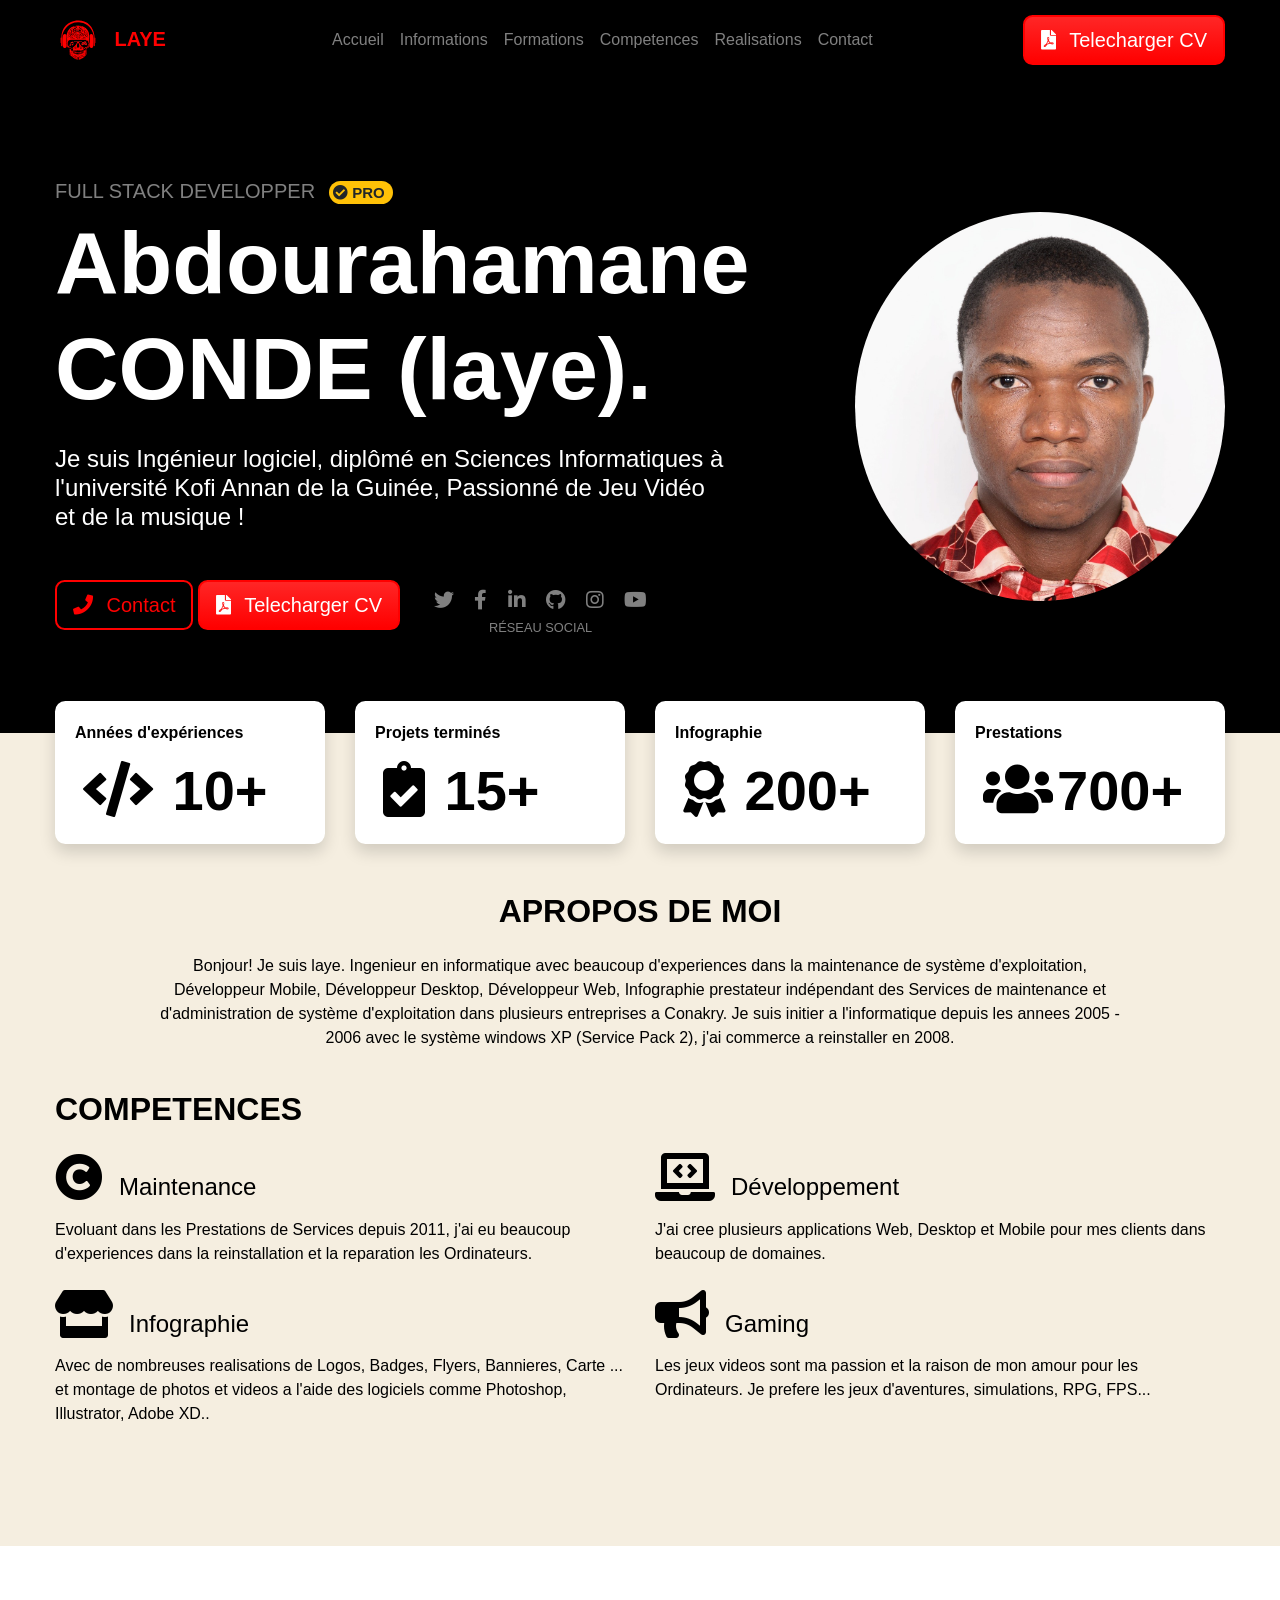
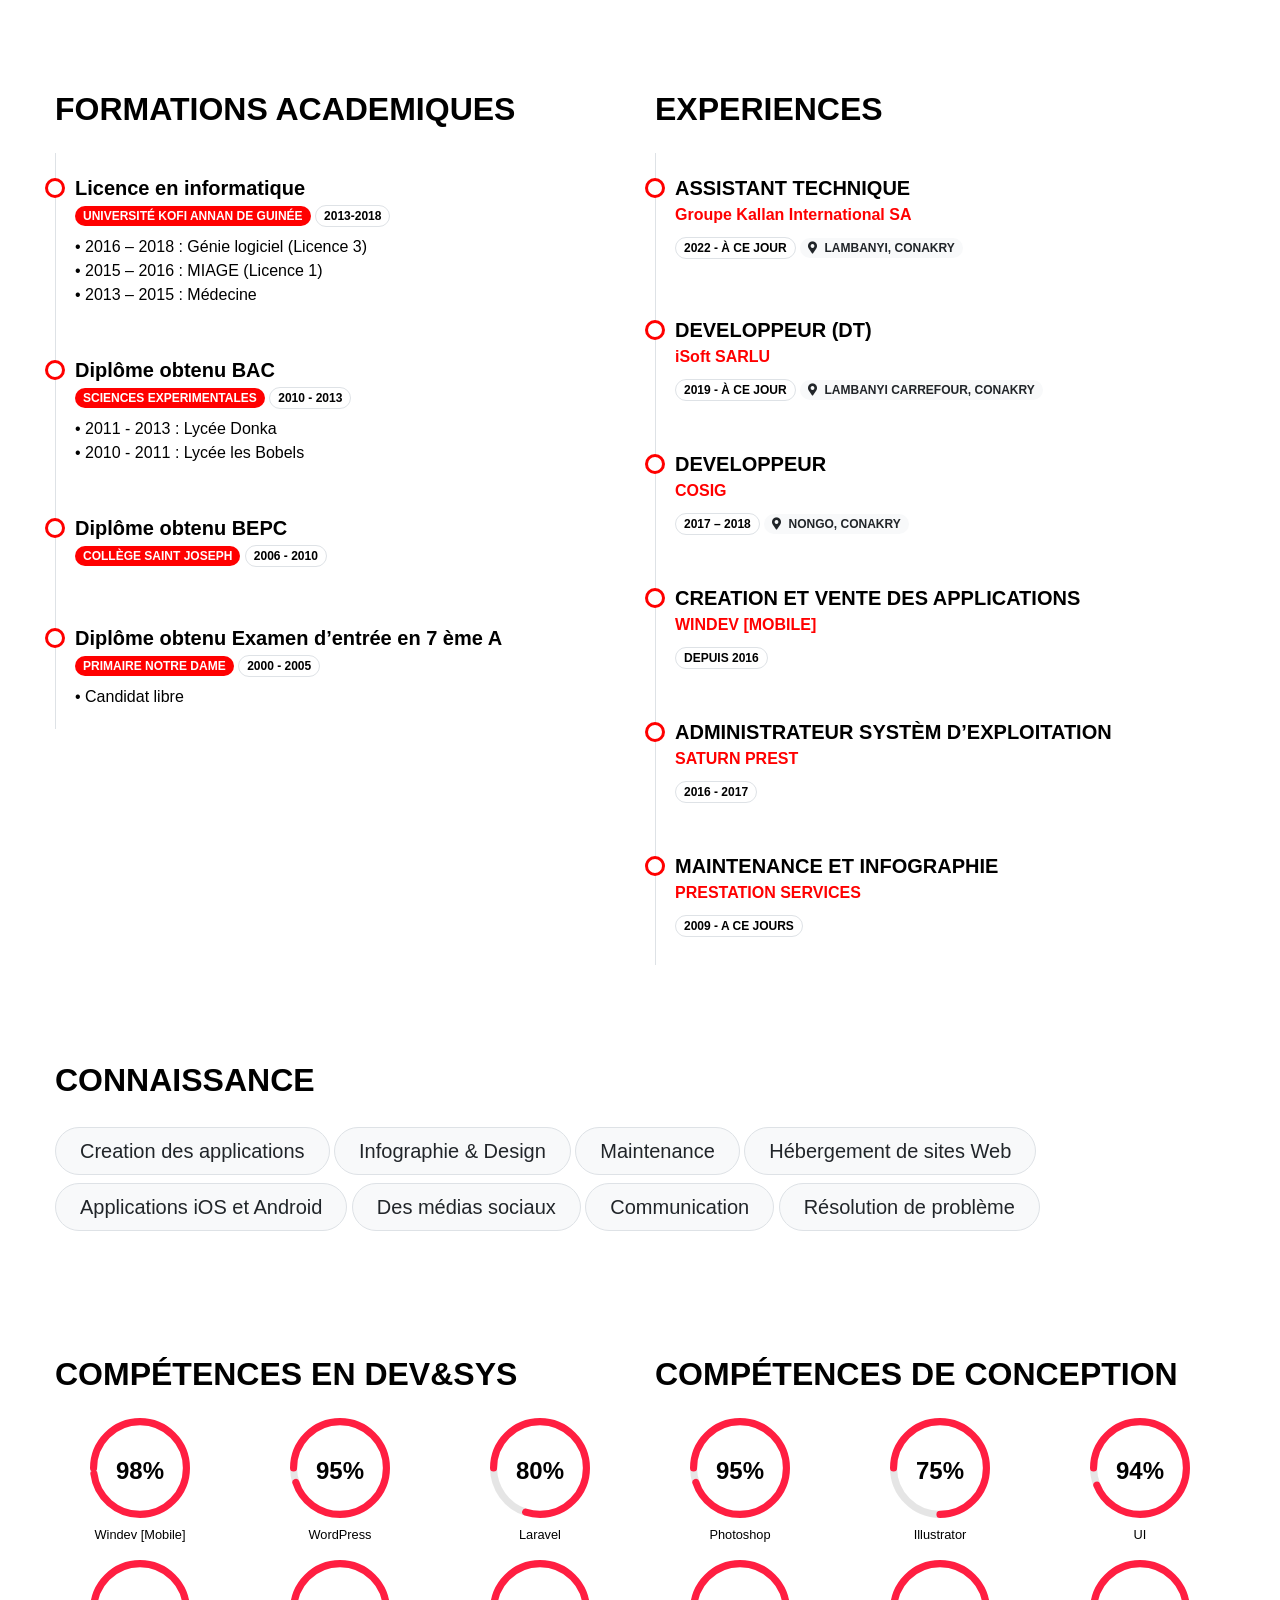
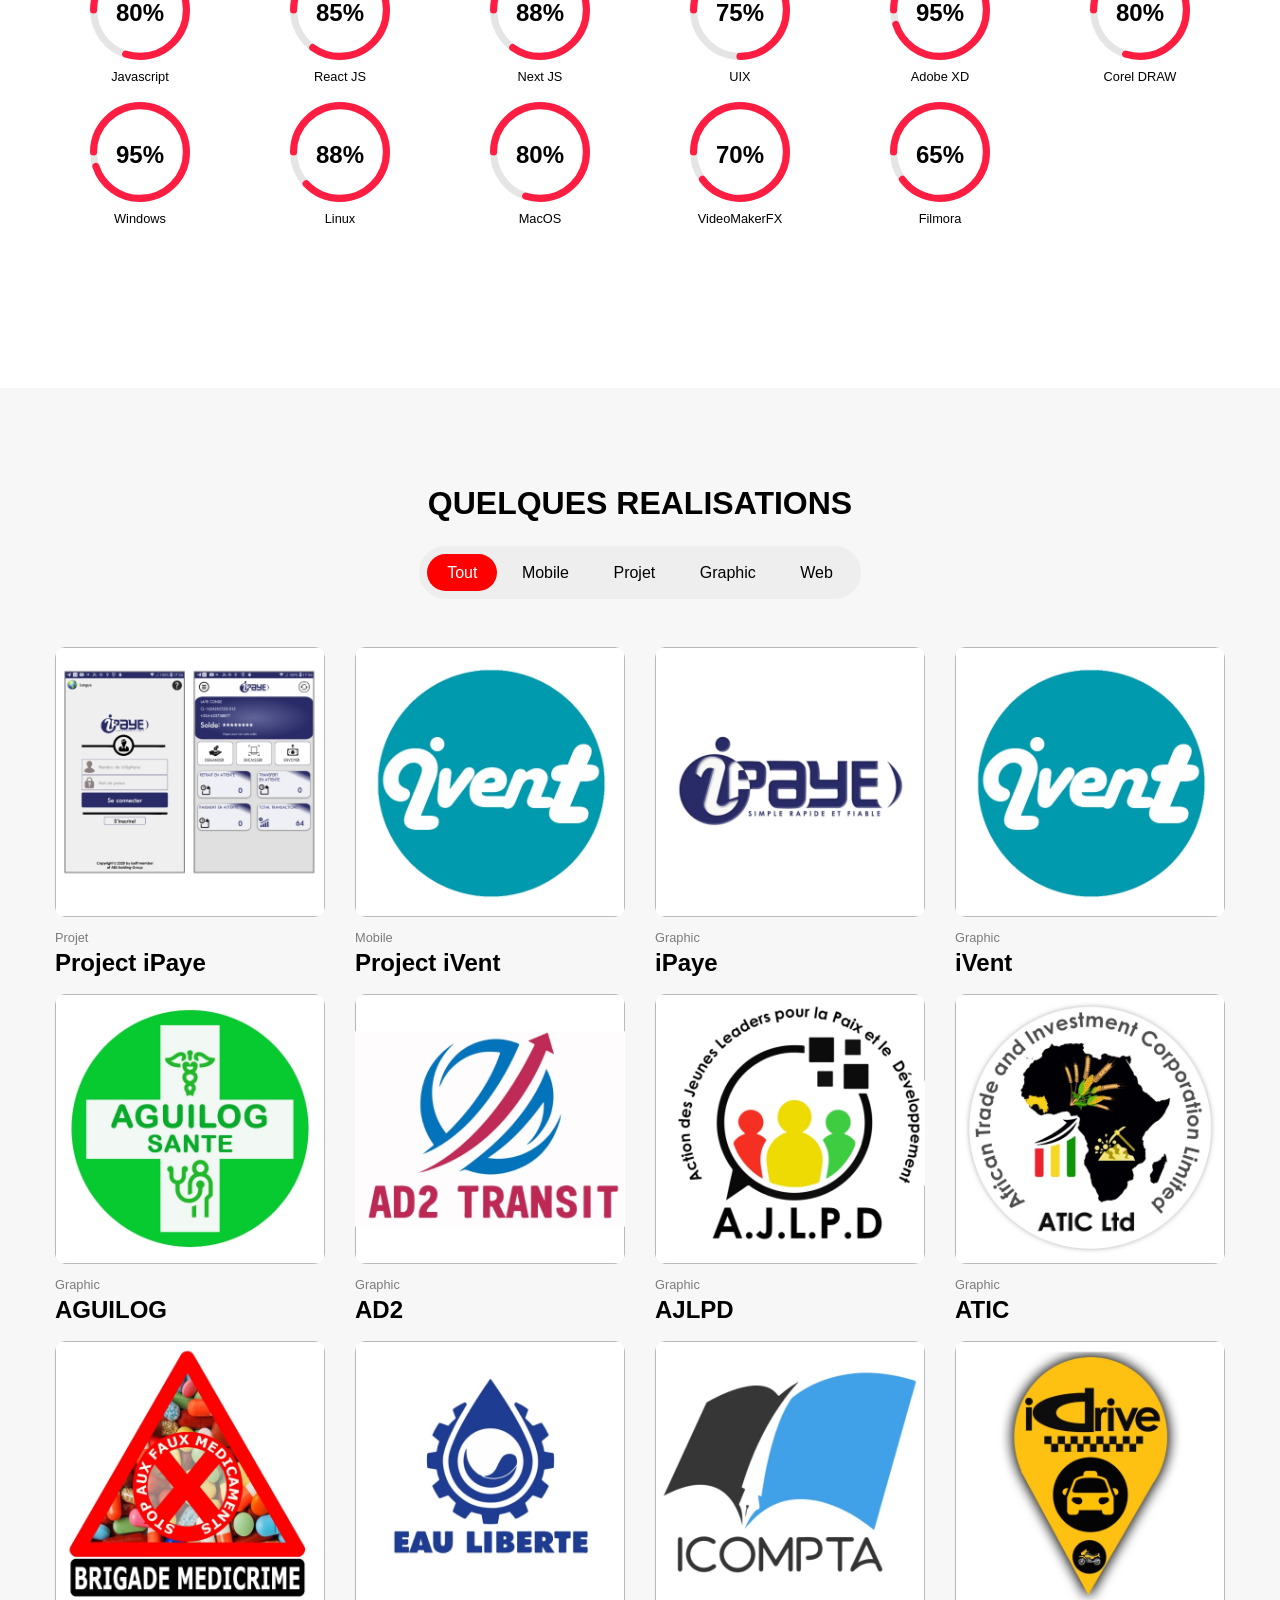
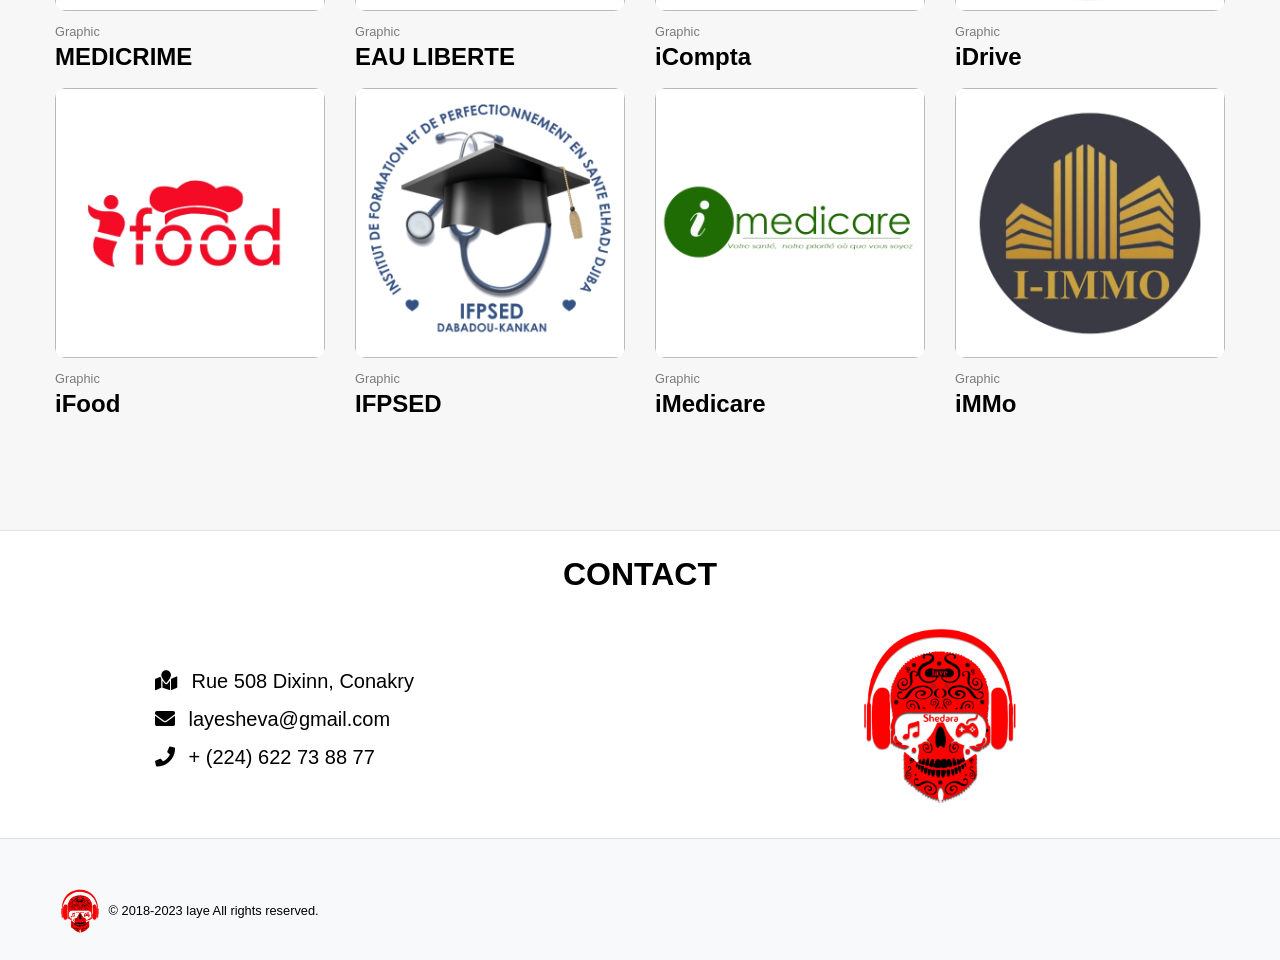
<file: index.html>
<!-- ••••••••••••••••••••••••••••••••••••••••••••••••••••••••••••••••
* laye - Responsive Professional Modern HTML5 CV and Resume Template.
* Version: 4.0.1
••••••••••••••••••••••••••••••••••••••••••••••••••••••••••••••••••••• -->
<!DOCTYPE html>
<html lang="zxx">

<head>
	<meta charset="utf-8">
	<meta name="viewport" content="width=device-width, initial-scale=1, shrink-to-fit=no">
	<meta http-equiv="X-UA-Compatible" content="ie=edge">
	<title>laye - portfolio</title>
	<!-- Meta -->
	<meta name="keywords" content="Curriculum Vitae" />
	<meta name="description" content="FULL STACK DEVELOPPER" />
	<meta name="author" content="laye" />
	<!-- Favicon -->
	<link rel="shortcut icon" type="image/x-icon" href="assets/icons/lsc.svg">
	<!-- Vendors • Styles -->
	<link rel="stylesheet" href="vendors/animate.css/animate.min.css">
	<link rel="stylesheet" href="vendors/@fortawesome/fontawesome-free/css/all.min.css">
	<!-- laye CV • STYLES -->
	<link rel="stylesheet" href="assets/css/main.min.css">

	<script type="text/javascript">
		//<!-- Disable 
			function disableselect(e){ 
			return false 
		} 

		function reEnable(){ 
			return true 
		} 

		//if IE4+ 
		document.onselectstart=new Function ("return false") 
		document.oncontextmenu=new Function ("return false") 
		//if NS6 
		if (window.sidebar){ 
		document.onmousedown=disableselect 
		document.onclick=reEnable 
		} 
		//-->
	</script>	
</head>
<!-- START OF Home [index.html] Page -->

<body data-spy="scroll" data-target="#navbar-top" data-offset="50">
	<!-- Home -[index.html]- page • TOP Navbar -->
	<nav id="navbar-top" class="navbar navbar-expand-lg navbar-dark bg-black fixed-top navbar-page">
		<div class="container">
			<a class="navbar-brand" href="index.html#">
				<img src="assets/icons/logo.svg" height="45" class="mr-2" alt="logo" />
				<span class="text-primary font-weight-bolder">LAYE</span>
			</a>
			<!-- /.navbar-brand -->
			<button class="navbar-toggler" type="button" data-toggle="collapse" data-target="#navbarSupportedContent" aria-controls="navbarSupportedContent" aria-expanded="false" aria-label="Toggle navigation">
				<span class="navbar-toggler-icon"></span>
			</button>
			<!-- /.navbar-toggler -->

			<div class="collapse navbar-collapse" id="navbarSupportedContent">
				<ul class="navbar-nav mx-auto">
					<li class="nav-item">
						<a class="nav-link smooth-scroll" href="index.html#home">Accueil <span class="sr-only">(current)</span></a>
					</li>
					<!-- /.nav-item -->
					<li class="nav-item">
						<a class="nav-link smooth-scroll" href="index.html#about">Informations</a>
					</li>
					<!-- /.nav-item -->
					<li class="nav-item">
						<a class="nav-link smooth-scroll" href="index.html#resume">Formations</a>
					</li>
					<!-- /.nav-item -->
					<li class="nav-item">
						<a class="nav-link smooth-scroll" href="index.html#competence">Competences</a>
					</li>
					<!-- /.nav-item -->
					<li class="nav-item">
						<a class="nav-link smooth-scroll" href="index.html#portfolio">Realisations</a>
					</li>
					<!-- /.nav-item -->
					<li class="nav-item">
						<a class="nav-link smooth-scroll" href="index.html#contact">Contact</a>
					</li>
					<!-- /.nav-item -->
				</ul>
				<!-- /.navbar-nav mx-auto -->
			</div>
			<!-- /.collapse navbar-collapse -->
			<a class="btn btn-lg rounded-lg btn-primary d-none d-md-block" href="cv.pdf">
				<i class="fa fa-file-pdf mr-2"></i>
				Telecharger CV
			</a>
			<!-- /.btn btn-lg rounded-lg btn-primary d-none d-md-block -->
		</div>
		<!-- /.container -->
	</nav>
	<!-- #navbar-top.navbar navbar-expand-lg navbar-dark bg-black fixed-top navbar-page -->

	<!-- /EOF: Home [index.html] page • TOP Navbar -->
	<!-- Home page • MAIN -->
	<main>

		<div id="home" class="bg-black pt-navbar-page text-white position-relative overflow-hidden">
			<div class="pt-xl-8 pb-xl-8 pt-lg-8 pb-lg-8 pt-md-6 pb-md-8 pt-3 pb-6">
				<div class="container">
					<div class="row">
						<div class="col-xl-7 col-lg-7 col-md-7 order-md-0 order-1  text-center text-md-left">
							<div class="text-white-50 font-weight-normal animated delay-100ms lead slideInUp mb-1">FULL STACK DEVELOPPER
								<span class="badge badge-warning badge-pill lead ml-2 animated pulse delay-1s pl-1 pr-2"><i class="fa fa-check-circle"></i> PRO</span>
							</div>
							<!-- /.ext-white-50 font-weight-normal lead mb-1 -->
							<h1 class="display-2 animated fadeIn font-weight-bold mb-4">Abdourahamane CONDE (laye).</h1>
							<!-- /.display-2 animated fadeIn font-weight-bold mb-4 -->
							<div class="font-weight-light animated delay-100ms h4 fadeIn">Je suis Ingénieur logiciel, diplômé en Sciences Informatiques à l'université Kofi Annan de la Guinée, Passionné de Jeu Vidéo et de la musique !</div>
							<!-- /.font-weight-light h4 animated fadeIn -->
							<div class="row mt-xl-5 mt-lg-4 mt-md-4 mt-4">
								<div class="col-auto">
									
									<a href="tel:00224622738877" class="btn btn-lg mb-4 animated delay-100ms slideInUp  mb-md-0 rounded-lg btn-outline-primary shadow-sm" data-toggle="tooltip" data-placement="bottom" title="Contacter Moi.">
										<i class="fa fa-phone mr-2"></i>
										Contact
									</a>

									<a href="cv.pdf" class="btn btn-lg mb-4 animated slideInDown mb-md-0 rounded-lg btn-primary shadow-sm" data-toggle="tooltip" data-placement="bottom" title="Telecharger mon Curriculum Vitae." download="cv.pdf">
										<i class="fa fa-file-pdf mr-2"></i>
										Telecharger CV
									</a>
								</div>
								<!-- /.col -->
								<div class="col-auto">
									<div class="text-lg-center mt-2 mb-4 animated delay-100ms slideInDown mb-md-0 text-center ">
										<ul class="list-inline mb-1">
											<li class="list-inline-item"><a class="btn-link h5  text-white-50 px-1" href="https://twitter.com/layesheva"><i class="fab fa-twitter"></i></a></li>
											<li class="list-inline-item"><a class="btn-link h5 text-white-50 px-1" href="index.html#"><i class="fab fa-facebook-f"></i></a></li>
											<li class="list-inline-item"><a class="btn-link h5 text-white-50 px-1" href="https://www.linkedin.com/in/layesheva/"><i class="fab fa-linkedin-in"></i></a></li>
											<li class="list-inline-item"><a class="btn-link h5 text-white-50 px-1" href="https://github.com/layesheva"><i class="fab fa-github"></i></a></li>
											<li class="list-inline-item"><a class="btn-link h5 text-white-50 px-1" href="index.html#"><i class="fab fa-instagram"></i></a></li>
											<li class="list-inline-item"><a class="btn-link h5 text-white-50 px-1" href="index.html#"><i class="fab fa-youtube"></i></a></li>
										</ul>
										<div class="text-uppercase small text-white-50">RÉSEAU SOCIAL</div>
									</div>
								</div>
								<!-- /.col-auto -->
							</div>
							<!-- /.row mt-4 mt-md-5 -->
						</div>
						<!-- /.col-md-7 order-md-0 order-1 text-center text-md-left -->
						<div class="col-xl-4 offset-xl-1 col-lg-4 offset-lg-1 col-md-5 align-items-center d-flex justify-content-center order-md-1 order-0">
							<img class="rounded-circle mb-5 mb-md-0 img-fluid" alt="image alt" src="assets/imgs/demo-user-05.jpg" />
						</div>
						<!-- /.col-md-4 offset-md-1 order-md-1 order-0 -->
					</div>
					<!-- /.row -->
				</div>
				<!-- /.container -->
			</div>
			<!-- /.pt-xl-8 pb-xl-8 pt-lg-8 pb-lg-8 pt-md-6 pb-md-8 pt-3 pb-6 -->
		</div>
		<!-- /.bg-black pt-navbar-page text-white-->
		<!-- EOF-Section home -->
		<div class="pt-xl-5 pt-lg-4 pt-md-4 pt-4 bg-yellow-light mt-n7">
			<div class="container">
				<div class="row">
					<div class="col-12">
						<div class="row">
							<div class="col-xl-3 col-lg-6 col-md-6">
								<div class="card mb-xl-4 mb-lg-4 mb-md-4 mb-4 border-0 shadow">
									<div class="card-body">
										<div class="card-title font-weight-bold">
											Années d'expériences
										</div>
										<div class="card-text">
											<div class="display-4 mt-auto font-weight-bold count-value">
												<i class="fa fa-code ml-2 mr-1"></i> 10+
											</div>
										</div>
									</div>
								</div>
							</div>
							<div class="col-xl-3 col-lg-6 col-md-6">
								<div class="card mb-xl-4 mb-lg-4 mb-md-4 mb-4 border-0 shadow">
									<div class="card-body">
										<div class="card-title font-weight-bold">
											Projets terminés
										</div>
										<div class="card-text">
											<div class="display-4 mt-auto font-weight-bold count-value">
												<i class="fa fa-clipboard-check ml-2 mr-1"></i> 15+
											</div>
										</div>
									</div>
								</div>
							</div>
							<div class="col-xl-3 col-lg-6 col-md-6">
								<div class="card mb-xl-4 mb-lg-4 mb-md-4 mb-4 border-0 shadow">
									<div class="card-body">
										<div class="card-title font-weight-bold">
											Infographie
										</div>
										<div class="card-text">
											<div class="display-4 mt-auto font-weight-bold count-value">
												<i class="fa fa-award ml-2 mr-1"></i> 200+
											</div>
										</div>
									</div>
								</div>
							</div>
							<div class="col-xl-3 col-lg-6 col-md-6">
								<div class="card mb-xl-4 mb-lg-4 mb-md-4 mb-4 border-0 shadow">
									<div class="card-body">
										<div class="card-title font-weight-bold">
											Prestations
										</div>
										<div class="card-text">
											<div class="display-4 mt-auto font-weight-bold count-value">
												<i class="fa fa-users ml-2 mr-1"></i>700+
											</div>
										</div>
									</div>
								</div>
							</div>
						</div>
						<!-- /.card-deck -->
					</div>
					<!-- /.col-12 -->
				</div>
				<!-- /.row -->
			</div>
			<!-- /.container -->
		</div>
		<!-- /.py-xl-5 bg-yellow-light py-lg-4 py-4 mt-n7 -->
		<div id="about" class="bg-yellow-light position-relative overflow-hidden">
			<div class="pt-xl-4 pt-lg-3 pt-md-3 pt-3 pb-xl-8 pb-lg-6 pb-md-5 pb-4">
				<div class="container">
					<div class="row">
						<div class="col-10 offset-1 text-center">
							<div class="h2 mb-xl-4 mb-lg-4 mb-md-3 mb-3 font-weight-bolder text-uppercase ">Apropos de moi</div>
							<p>
								Bonjour! Je suis laye. Ingenieur en informatique avec beaucoup d'experiences dans la maintenance de système d'exploitation, Développeur Mobile, Développeur Desktop, Développeur Web, Infographie
								prestateur indépendant des Services de maintenance et d'administration de système d'exploitation dans plusieurs entreprises a Conakry.
								Je suis initier a l'informatique depuis les annees 2005 - 2006 avec le système windows XP (Service Pack 2),
								j'ai commerce a reinstaller en 2008.
							</p>
						</div>
					</div>
					<div class="row mt-xl-4 mt-lg-4 mt-md-3 mt-3">
						<div class="col-12">
							<div class="h2 mb-xl-4 mb-lg-4 mb-md-3 mb-3 font-weight-bolder text-uppercase">Competences</div>
						</div>
						<div class="col-md-6">
							<div class="mb-4 bg-transparent mb-2">
								<div class="d-flex align-items-end h4">
									<div>
										<i class="fa fa-2x fa-copyright mr-3"></i>
									</div>
									<div>
										Maintenance
									</div>
								</div>
								<div class="card-text mt-3">
									Evoluant dans les Prestations de Services depuis 2011, j'ai eu beaucoup d'experiences dans la reinstallation et la reparation les Ordinateurs.
								</div>
							</div>
						</div>
						<!-- /.col-6 -->
						<div class="col-md-6">
							<div class="mb-4 bg-transparent mb-2">
								<div class="d-flex align-items-end h4">
									<div>
										<i class="fa fa-2x fa-laptop-code mr-3"></i>
									</div>
									<div>
										Développement
									</div>
								</div>
								<div class="card-text mt-3">
									J'ai cree plusieurs applications Web, Desktop et Mobile pour mes clients dans beaucoup de domaines.
								</div>
							</div>
						</div>
						<!-- /.col-6 -->
						<div class="col-md-6">
							<div class="mb-4 bg-transparent mb-2">
								<div class="d-flex align-items-end h4">
									<div>
										<i class="fa fa-2x fa-store mr-3"></i>
									</div>
									<div>
										Infographie
									</div>
								</div>
								<div class="card-text mt-3">
									Avec de nombreuses realisations de Logos, Badges, Flyers, Bannieres, Carte ... et montage de photos et videos a l'aide des logiciels comme Photoshop, Illustrator, Adobe XD..
								</div>
							</div>
						</div>
						<!-- /.col-6 -->
						<div class="col-md-6">
							<div class="mb-4 bg-transparent mb-2">
								<div class="d-flex align-items-end h4">
									<div>
										<i class="fa fa-2x fa-bullhorn mr-3"></i>
									</div>
									<div>
										Gaming
									</div>
								</div>
								<div class="card-text mt-3">
									Les jeux videos sont ma passion et la raison de mon amour pour les Ordinateurs. Je prefere les jeux d'aventures, simulations, RPG, FPS...
								</div>
							</div>
						</div>
						<!-- /.col-6 -->

					</div>
				</div>
			</div>
		</div>
		<!-- /.bg-yellow-light-->
		<!-- EOF-Section about -->
		<div id="resume" class="bg-white pt-xl-8 pt-lg-6 pt-md-5 pt-4 pb-xl-8 pb-lg-6 pb-md-5 pb-4 position-relative overflow-hidden">
			<div class="container py-xl-5 py-lg-4 py-md-3 py-3">
				<div class="row">
					<div class="col-lg-6">
						<div class="h2 mb-xl-4 mb-lg-4 mb-md-3 mb-3  font-weight-bold text-uppercase mb-4">Formations Academiques</div>
						<div class="card-timeline">
							<div class="card mb-2">
								<div class="card-body">
									<div class="card-title lead font-weight-bold mb-0">Licence en informatique</div>
									<div class="small rounded-pill px-2 py-1 text-uppercase badge badge-primary mb-2">
										Université Kofi Annan de Guinée
									</div>
									<div class="small rounded-pill px-2 py-1 text-uppercase badge border mb-2">2013-2018</div>
									<div class="card-text">• 2016 – 2018 : Génie logiciel (Licence 3)</div>
									<div class="card-text">• 2015 – 2016 : MIAGE (Licence 1)</div>
									<div class="card-text">• 2013 – 2015 : Médecine</div>
								</div>
								<!-- /.card-body -->
							</div>
							<!-- /EOF: education card -->
							<div class="card mb-2">
								<div class="card-body">
									<div class="card-title lead font-weight-bold mb-0">Diplôme obtenu BAC</div>
									<div class="small rounded-pill px-2 py-1 text-uppercase badge badge-primary mb-2">
											SCIENCES EXPERIMENTALES
									</div>
									<div class="small rounded-pill px-2 py-1 text-uppercase badge border mb-2">2010 - 2013</div>
									<div class="card-text">• 2011 - 2013 : Lycée Donka </div>
									<div class="card-text">• 2010 - 2011 : Lycée les Bobels</div>
								</div>
								<!-- /.card-body -->
							</div>
							<div class="card mb-2">
									<div class="card-body">
										<div class="card-title lead font-weight-bold mb-0">Diplôme obtenu BEPC</div>
										<div class="small rounded-pill px-2 py-1 text-uppercase badge badge-primary mb-2">
												COLLÈGE SAINT JOSEPH
										</div>
										<div class="small rounded-pill px-2 py-1 text-uppercase badge border mb-2">2006 - 2010</div>
									</div>
									<!-- /.card-body -->
							</div>
							<div class="card mb-2">
									<div class="card-body">
										<div class="card-title lead font-weight-bold mb-0">Diplôme obtenu Examen d’entrée en 7 ème A</div>
										<div class="small rounded-pill px-2 py-1 text-uppercase badge badge-primary mb-2">
												PRIMAIRE NOTRE DAME
										</div>
										<div class="small rounded-pill px-2 py-1 text-uppercase badge border mb-2">2000 - 2005</div>
										<div class="card-text">• Candidat libre</div>
									</div>
									<!-- /.card-body -->
							</div>
							<!-- /EOF: education card -->
						</div>
						<!-- /.card-timeline -->
					</div>
					<div class="col-lg-6">
						<div class="h2 mb-xl-4 mb-lg-4 mb-md-3 mb-3  font-weight-bold text-uppercase mt-4 mt-lg-0 mb-4">Experiences
						</div>
						<div class="card-timeline">
							<div class="card border-0 ">
								<div class="card-body border-0 mb-2">
									<div class="card-title lead font-weight-bold mb-0">ASSISTANT TECHNIQUE</div>
									<div class="mb-2 text-primary font-weight-bold">Groupe Kallan International SA</div>
									<div class="small rounded-pill px-2 py-1 text-uppercase badge border mb-2">
										2022 - à ce jour
									</div>
									<div class="small rounded-pill px-2 py-1 text-uppercase badge badge-light mb-2">
										<i class="fa fa-map-marker-alt mr-1"></i> Lambanyi, Conakry
									</div>
								</div>
								<!-- /.card-body -->
							</div>
							<!-- /EOF: experience card -->
							<!-- <div class="card border-0 mb-2"> -->
								<!-- <div class="card-body border-0">
									<div class="card-title lead font-weight-bold mb-0">FORMATEUR EN ROBOTIQUE ET LA NTIC</div>
									<div class="mb-2 text-primary font-weight-bold">SAINTE MARIE</div>
									<div class="small rounded-pill px-2 py-1 text-uppercase badge border mb-2">
										Juin - Juillet 2019
									</div>
									<div class="small rounded-pill px-2 py-1 text-uppercase badge badge-light mb-2">
										<i class="fa fa-map-marker-alt mr-1"></i> Dixinn, Conakry
									</div>
								</div> -->
								<!-- /.card-body -->
							<!-- </div> -->
							<!-- /EOF: experience card -->
							<!-- <div class="card border-0 mb-2">
								<div class="card-body border-0">
									<div class="card-title lead font-weight-bold mb-0">FORMATION EN ROBOTIQUE ET LA NTIC</div>
									<div class="mb-2 text-primary font-weight-bold">ARPT & EVOLU KID</div>
									<div class="small rounded-pill px-2 py-1 text-uppercase badge border mb-2">
											Mai 2019
									</div>
									<div class="small rounded-pill px-2 py-1 text-uppercase badge badge-light mb-2">
										<i class="fa fa-map-marker-alt mr-1"></i> Koloma, Conakry
									</div>
								</div> -->
								<!-- /.card-body -->
							<!-- </div> --> 
							<div class="card border-0 mb-0">
									<div class="card-body border-0">
										<div class="card-title lead font-weight-bold mb-0">DEVELOPPEUR (DT)</div>
										<div class="mb-2 text-primary font-weight-bold">iSoft SARLU</div>
										<div class="small rounded-pill px-2 py-1 text-uppercase badge border mb-2">
											2019 - à ce jour
										</div>
										<div class="small rounded-pill px-2 py-1 text-uppercase badge badge-light mb-2">
											<i class="fa fa-map-marker-alt mr-1"></i> Lambanyi Carrefour, Conakry
										</div>
									</div>
									<!-- /.card-body -->
							</div>
							<div class="card border-0 mb-0">
									<div class="card-body border-0">
										<div class="card-title lead font-weight-bold mb-0">DEVELOPPEUR</div>
										<div class="mb-2 text-primary font-weight-bold">COSIG</div>
										<div class="small rounded-pill px-2 py-1 text-uppercase badge border mb-2">
												2017 – 2018
										</div>
										<div class="small rounded-pill px-2 py-1 text-uppercase badge badge-light mb-2">
											<i class="fa fa-map-marker-alt mr-1"></i> Nongo, Conakry
										</div>
									</div>
									<!-- /.card-body -->
							</div>
							<div class="card border-0 mb-0">
									<div class="card-body border-0">
										<div class="card-title lead font-weight-bold mb-0">CREATION ET VENTE DES APPLICATIONS</div>
										<div class="mb-2 text-primary font-weight-bold">WINDEV [MOBILE]</div>
										<div class="small rounded-pill px-2 py-1 text-uppercase badge border mb-2">
												Depuis 2016
										</div>
									</div>
									<!-- /.card-body -->
							</div>
							<div class="card border-0 mb-0">
								<div class="card-body border-0">
									<div class="card-title lead font-weight-bold mb-0">ADMINISTRATEUR SYSTÈM D’EXPLOITATION</div>
									<div class="mb-2 text-primary font-weight-bold">SATURN PREST</div>
									<div class="small rounded-pill px-2 py-1 text-uppercase badge border mb-2">
											2016 - 2017
									</div>
								</div>
								<!-- /.card-body -->
							</div>
							<div class="card border-0 mb-0">
								<div class="card-body border-0">
									<div class="card-title lead font-weight-bold mb-0">MAINTENANCE ET INFOGRAPHIE</div>
									<div class="mb-2 text-primary font-weight-bold">PRESTATION SERVICES</div>
									<div class="small rounded-pill px-2 py-1 text-uppercase badge border mb-2">
										2009 - A ce jours
									</div>
								</div>
								<!-- /.card-body -->
							</div>
							<!-- /EOF: experience card -->
						</div>
						<!-- /.card-timeline -->
					</div>
				</div>
			</div>
			<div class="container py-xl-5 py-lg-4 py-md-3 py-3">
				<div class="row">
					<div class="col-12">
						<div class="h2 mb-xl-4 mb-lg-4 mb-md-3 mb-3  font-weight-bold text-uppercase mb-4">CONNAISSANCE</div>
						<div class="d-inline-flex py-2 px-4 my-1 rounded-pill lead badge-light border">Creation des applications</div>
						<div class="d-inline-flex py-2 px-4 my-1 rounded-pill lead badge-light border">Infographie & Design</div>
						<div class="d-inline-flex py-2 px-4 my-1 rounded-pill lead badge-light border">Maintenance</div>
						<div class="d-inline-flex py-2 px-4 my-1 rounded-pill lead badge-light border">Hébergement de sites Web</div>
						<div class="d-inline-flex py-2 px-4 my-1 rounded-pill lead badge-light border">Applications iOS et Android</div>
						<div class="d-inline-flex py-2 px-4 my-1 rounded-pill lead badge-light border">Des médias sociaux</div>
						<div class="d-inline-flex py-2 px-4 my-1 rounded-pill lead badge-light border">Communication</div>
						<div class="d-inline-flex py-2 px-4 my-1 rounded-pill lead badge-light border">Résolution de problème</div>
					</div>
				</div>
			</div>
			<div id="competence" class="container py-xl-5 py-lg-4 py-md-3 py-3">
				<div class="row">
					<div class="col-lg-6">
						<div class="h2 my-xl-4 my-lg-4 my-md-3 my-3  font-weight-bold text-uppercase mb-4">COMPÉTENCES EN DEV&SYS</div>
						<div class="row">
							<div class="col-md-4 col-6 mb-3 text-center">
								<div class="circle-progress" data-value="0.98">
									<div class="strong">98%</div>
								</div>
								<div class="small">Windev  [Mobile]</div>
							</div>
							<div class="col-md-4 col-6 mb-3 text-center">
								<div class="circle-progress" data-value="0.95">
									<div class="strong">95%</div>
								</div>
								<div class="small">WordPress</div>
							</div>
							<div class="col-md-4 col-6 mb-3 text-center">
								<div class="circle-progress" data-value="0.80">
									<div class="strong">80%</div>
								</div>
								<div class="small">Laravel</div>
							</div>
							<div class="col-md-4 col-6 mb-3 text-center">
									<div class="circle-progress" data-value="0.80">
										<div class="strong">80%</div>
									</div>
									<div class="small">Javascript</div>
								</div>
							<div class="col-md-4 col-6 mb-3 text-center">
								<div class="circle-progress" data-value="0.85">
									<div class="strong">85%</div>
								</div>
								<div class="small">React JS</div>
							</div>
							<div class="col-md-4 col-6 mb-3 text-center">
								<div class="circle-progress" data-value="0.85">
									<div class="strong">88%</div>
								</div>
								<div class="small">Next JS</div>
							</div>
							<div class="col-md-4 col-6 mb-3 text-center">
								<div class="circle-progress" data-value="0.95">
									<div class="strong">95%</div>
								</div>
								<div class="small">Windows</div>
							</div>
							<div class="col-md-4 col-6 mb-3 text-center">
								<div class="circle-progress" data-value="0.88">
									<div class="strong">88%</div>
								</div>
								<div class="small">Linux</div>
							</div>
							<div class="col-md-4 col-6 mb-3 text-center">
								<div class="circle-progress" data-value="0.80">
									<div class="strong">80%</div>
								</div>
								<div class="small">MacOS</div>
							</div>
							
						</div>
					</div>
					<div class="col-lg-6">
						<div class="h2 my-xl-4 my-lg-4 my-md-3 my-3  font-weight-bold text-uppercase mb-4">COMPÉTENCES DE CONCEPTION</div>
						<div class="row">
							<div class="col-md-4 col-6 mb-3 text-center">
								<div class="circle-progress" data-value="0.95">
									<div class="strong">95%</div>
								</div>
								<div class="small">Photoshop</div>
							</div>
							<div class="col-md-4 col-6 mb-3 text-center">
								<div class="circle-progress" data-value="0.75">
									<div class="strong">75%</div>
								</div>
								<div class="small">Illustrator</div>
							</div>
							<div class="col-md-4 col-6 mb-3 text-center">
								<div class="circle-progress" data-value="0.94">
									<div class="strong">94%</div>
								</div>
								<div class="small">UI</div>
							</div>
							<div class="col-md-4 col-6 mb-3 text-center">
								<div class="circle-progress" data-value="0.75">
									<div class="strong">75%</div>
								</div>
								<div class="small">UIX</div>
							</div>
							<div class="col-md-4 col-6 mb-3 text-center">
								<div class="circle-progress" data-value="0.95">
									<div class="strong">95%</div>
								</div>
								<div class="small">Adobe XD</div>
							</div>
							<div class="col-md-4 col-6 mb-3 text-center">
								<div class="circle-progress" data-value="0.80">
									<div class="strong">80%</div>
								</div>
								<div class="small">Corel DRAW</div>
							</div>
							<div class="col-md-4 col-6 mb-3 text-center">
								<div class="circle-progress" data-value="0.9">
									<div class="strong">70%</div>
								</div>
								<div class="small">VideoMakerFX</div>
							</div>
							<div class="col-md-4 col-6 mb-3 text-center">
								<div class="circle-progress" data-value="0.9">
									<div class="strong">65%</div>
								</div>
								<div class="small">Filmora</div>
							</div>
						</div>
					</div>
				</div>
			</div>
		</div>
		<!-- /.bg-white pt-xl-8 pt-lg-6 pt-md-5 pt-4 pb-xl-8 pb-lg-6 pb-md-5 pb-4-->
		<!-- REALIATION -->
		<div id="portfolio" class="bg-gray pt-xl-8 pt-lg-6 pt-md-5 pt-4 pb-xl-8 pb-lg-6 pb-md-5 pb-4 position-relative overflow-hidden">
			<div class="container">
				<div class="row">
					<div class="col-12">
						<div class="h2 mb-xl-4 mb-lg-4 mb-md-3 mb-3 text-center text-uppercase font-weight-bold mb-4">QUELQUES REALISATIONS</div>
					</div>
				</div>
				<!-- Portfolio Item Row Start -->
				<div class="row mb-xl-5 mb-lg-4 mb-md-3 mb-3">
					<div class="col-lg-12 col-sm-12 portfolio-filter">
						<ul>
							<li data-filter="*" class="active">Tout</li>
							<li data-filter=".mobile" class="text-capitalize">Mobile</li>
							<li data-filter=".projet" class="text-capitalize">Projet</li>
							<li data-filter=".graphic" class="text-capitalize">Graphic</li>
							<li data-filter=".web" class="text-capitalize">Web</li>
						</ul>
					</div>
				</div>
				<!-- Portfolio Item Row Start -->
				<div class="row portfolio-items">
					<!-- <div class="item col-xl-3 col-lg-4 col-sm-6 hover-effect-2 web ">
						<figure>
							<img class="card-img" src="assets/imgs/l.jpg" alt="Project Name for ">
							<figcaption class="mt-2">
								<small class="text-black-50 text-capitalize">web</small>
								<h4 class="font-weight-bold mb-1">
									Project Name

								</h4>
							</figcaption>
						</figure>
					</div>
					<div class="item col-xl-3 col-lg-4 col-sm-6 hover-effect-2 web ">
						<figure>
							<img class="card-img" src="assets/imgs/demo-work-02.jpg" alt="Project Name for ">
							<figcaption class="mt-2">
								<small class="text-black-50 text-capitalize">web</small>
								<h4 class="font-weight-bold mb-1">
									Project Name

								</h4>
							</figcaption>
						</figure>
					</div>
					<div class="item col-xl-3 col-lg-4 col-sm-6 hover-effect-2 web ">
						<figure>
							<img class="card-img" src="assets/imgs/demo-work-03.jpg" alt="Project Name for ">
							<figcaption class="mt-2">
								<small class="text-black-50 text-capitalize">web</small>
								<h4 class="font-weight-bold mb-1">
									Project Name

								</h4>
							</figcaption>
						</figure>
					</div>
					<div class="item col-xl-3 col-lg-4 col-sm-6 hover-effect-2 web ">
						<figure>
							<img class="card-img" src="assets/imgs/demo-work-04.jpg" alt="Project Name for ">
							<figcaption class="mt-2">
								<small class="text-black-50 text-capitalize">web</small>
								<h4 class="font-weight-bold mb-1">
									Project Name

								</h4>
							</figcaption>
						</figure>
					</div> -->
					
					<div class="item col-xl-3 col-lg-4 col-sm-6 hover-effect-2 projet mobile">
						<figure>
							<img class="card-img" src="assets/imgs/projets/Projet iPaye.jpg" alt="Projet iPaye">
							<figcaption class="mt-2">
								<small class="text-black-50 text-capitalize">projet</small>
								<h4 class="font-weight-bold mb-1">
									Project iPaye

								</h4>
							</figcaption>
						</figure>
					</div>
					<div class="item col-xl-3 col-lg-4 col-sm-6 hover-effect-2 mobile ">
						<figure>
							<img class="card-img" src="assets/imgs/logos/iVent.jpg" alt="Project iVent ">
							<figcaption class="mt-2">
								<small class="text-black-50 text-capitalize">mobile</small>
								<h4 class="font-weight-bold mb-1">
									Project iVent

								</h4>
							</figcaption>
						</figure>
					</div>
					<!-- <div class="item col-xl-3 col-lg-4 col-sm-6 hover-effect-2 projet ">
						<figure>
							<img class="card-img" src="assets/imgs/demo-work-01.jpg" alt="Project Name for ">
							<figcaption class="mt-2">
								<small class="text-black-50 text-capitalize">projet</small>
								<h4 class="font-weight-bold mb-1">
									Project Name

								</h4>
							</figcaption>
						</figure>
					</div>
					<div class="item col-xl-3 col-lg-4 col-sm-6 hover-effect-2 projet ">
						<figure>
							<img class="card-img" src="assets/imgs/demo-work-02.jpg" alt="Project Name for ">
							<figcaption class="mt-2">
								<small class="text-black-50 text-capitalize">projet</small>
								<h4 class="font-weight-bold mb-1">
									Project Name

								</h4>
							</figcaption>
						</figure>
					</div>
					<div class="item col-xl-3 col-lg-4 col-sm-6 hover-effect-2 projet ">
						<figure>
							<img class="card-img" src="assets/imgs/demo-work-03.jpg" alt="Project Name for ">
							<figcaption class="mt-2">
								<small class="text-black-50 text-capitalize">projet</small>
								<h4 class="font-weight-bold mb-1">
									Project Name

								</h4>
							</figcaption>
						</figure>
					</div> -->
					<div class="item col-xl-3 col-lg-4 col-sm-6 hover-effect-2 graphic ">
						<figure>
							<img class="card-img" src="assets/imgs/logos/iPaye.jpg" alt="iPaye ">
							<figcaption class="mt-2">
								<small class="text-black-50 text-capitalize">graphic</small>
								<h4 class="font-weight-bold mb-1">
									iPaye

								</h4>
							</figcaption>
						</figure>
					</div>
					<div class="item col-xl-3 col-lg-4 col-sm-6 hover-effect-2 graphic ">
						<figure>
							<img class="card-img" src="assets/imgs/logos/iVent.jpg" alt="iVent">
							<figcaption class="mt-2">
								<small class="text-black-50 text-capitalize">graphic</small>
								<h4 class="font-weight-bold mb-1">
									iVent

								</h4>
							</figcaption>
						</figure>
					</div>
					<div class="item col-xl-3 col-lg-4 col-sm-6 hover-effect-2 graphic ">
						<figure>
							<img class="card-img" src="assets/imgs/logos/AGUILOG.jpg" alt="AGUILOG">
							<figcaption class="mt-2">
								<small class="text-black-50 text-capitalize">graphic</small>
								<h4 class="font-weight-bold mb-1">
									AGUILOG

								</h4>
							</figcaption>
						</figure>
					</div>
					<div class="item col-xl-3 col-lg-4 col-sm-6 hover-effect-2 graphic ">
						<figure>
							<img class="card-img" src="assets/imgs/logos/AD2.jpg" alt="ad2 ">
							<figcaption class="mt-2">
								<small class="text-black-50 text-capitalize">graphic</small>
								<h4 class="font-weight-bold mb-1">
									AD2

								</h4>
							</figcaption>
						</figure>
					</div>
					<div class="item col-xl-3 col-lg-4 col-sm-6 hover-effect-2 graphic ">
						<figure>
							<img class="card-img" src="assets/imgs/logos/AJLPD.jpg" alt="AJLPD">
							<figcaption class="mt-2">
								<small class="text-black-50 text-capitalize">graphic</small>
								<h4 class="font-weight-bold mb-1">
									AJLPD

								</h4>
							</figcaption>
						</figure>
					</div>
					<div class="item col-xl-3 col-lg-4 col-sm-6 hover-effect-2 graphic ">
						<figure>
							<img class="card-img" src="assets/imgs/logos/ATIC.jpg" alt="ATIC">
							<figcaption class="mt-2">
								<small class="text-black-50 text-capitalize">graphic</small>
								<h4 class="font-weight-bold mb-1">
									ATIC

								</h4>
							</figcaption>
						</figure>
					</div>
					<div class="item col-xl-3 col-lg-4 col-sm-6 hover-effect-2 graphic ">
						<figure>
							<img class="card-img" src="assets/imgs/logos/B-MEDICRIME.jpg" alt="MEDICRIME">
							<figcaption class="mt-2">
								<small class="text-black-50 text-capitalize">graphic</small>
								<h4 class="font-weight-bold mb-1">
									MEDICRIME

								</h4>
							</figcaption>
						</figure>
					</div>
					<div class="item col-xl-3 col-lg-4 col-sm-6 hover-effect-2 graphic ">
						<figure>
							<img class="card-img" src="assets/imgs/logos/EAU LIBERTE.jpg" alt="EAU LIBERTE">
							<figcaption class="mt-2">
								<small class="text-black-50 text-capitalize">graphic</small>
								<h4 class="font-weight-bold mb-1">
									EAU LIBERTE

								</h4>
							</figcaption>
						</figure>
					</div>
					<div class="item col-xl-3 col-lg-4 col-sm-6 hover-effect-2 graphic ">
						<figure>
							<img class="card-img" src="assets/imgs/logos/iCompta.jpg" alt="iCompta">
							<figcaption class="mt-2">
								<small class="text-black-50 text-capitalize">graphic</small>
								<h4 class="font-weight-bold mb-1">
									iCompta

								</h4>
							</figcaption>
						</figure>
					</div>
					<div class="item col-xl-3 col-lg-4 col-sm-6 hover-effect-2 graphic ">
						<figure>
							<img class="card-img" src="assets/imgs/logos/iDrive.jpg" alt="iDrive">
							<figcaption class="mt-2">
								<small class="text-black-50 text-capitalize">graphic</small>
								<h4 class="font-weight-bold mb-1">
									iDrive

								</h4>
							</figcaption>
						</figure>
					</div>
					<div class="item col-xl-3 col-lg-4 col-sm-6 hover-effect-2 graphic ">
						<figure>
							<img class="card-img" src="assets/imgs/logos/iFood.jpg" alt="iFood">
							<figcaption class="mt-2">
								<small class="text-black-50 text-capitalize">graphic</small>
								<h4 class="font-weight-bold mb-1">
									iFood

								</h4>
							</figcaption>
						</figure>
					</div>
					<div class="item col-xl-3 col-lg-4 col-sm-6 hover-effect-2 graphic ">
						<figure>
							<img class="card-img" src="assets/imgs/logos/IFPSED.jpg" alt="IFPSED">
							<figcaption class="mt-2">
								<small class="text-black-50 text-capitalize">graphic</small>
								<h4 class="font-weight-bold mb-1">
									IFPSED

								</h4>
							</figcaption>
						</figure>
					</div>
					<div class="item col-xl-3 col-lg-4 col-sm-6 hover-effect-2 graphic ">
						<figure>
							<img class="card-img" src="assets/imgs/logos/iMedicare.jpg" alt="iMedicare">
							<figcaption class="mt-2">
								<small class="text-black-50 text-capitalize">graphic</small>
								<h4 class="font-weight-bold mb-1">
									iMedicare

								</h4>
							</figcaption>
						</figure>
					</div>
					<div class="item col-xl-3 col-lg-4 col-sm-6 hover-effect-2 graphic ">
						<figure>
							<img class="card-img" src="assets/imgs/logos/iMMo.jpg" alt="iMMo">
							<figcaption class="mt-2">
								<small class="text-black-50 text-capitalize">graphic</small>
								<h4 class="font-weight-bold mb-1">
									iMMo

								</h4>
							</figcaption>
						</figure>
					</div>
					
				</div>
			</div>
		</div>

		<!-- /.bg-gray pt-xl-8 pt-lg-6 pt-md-5 pt-4 pb-xl-8 pb-lg-6 pb-md-5 pb-4-->
		<!-- EOF-Section portfolio -->
		<!--
		<div id="blog" class=" position-relative overflow-hidden">
			<div class="pt-xl-8 pt-lg-6 pt-md-5 pt-4 pb-xl-8 pb-lg-6 pb-md-5 pb-4">
				<div class="container">
					<div class="row">
						<div class="col-12">
							<div class="h2 mb-xl-4 mb-lg-4 mb-md-3 mb-3  text-uppercase font-weight-bold mb-4">Latest Blog</div>
						</div>
					</div>
					<div class="row">
						<div class="col-xl-4 col-lg-4 col-md-6">
							<div class="card mb-xl-0 mb-lg-4 mb-md-2 mb-1 border-0 rounded-0">
								<img src="assets/imgs/demo-blog-01.jpg" class="img-fluid" alt="...">
								<div class="card-body px-0">
									<h4 class="card-title h4">Why I Switched to Sketch For UI Design</h4>
									<p class="card-text">
										This is a wider card with supporting text below as a natural lead-in to
										additional content. This content is a little bit longer.
									</p>
								</div>
							</div>
						</div>
						
						<div class="col-xl-4 col-lg-4 col-md-6">
							<div class="card mb-xl-0 mb-lg-4 mb-md-2 mb-1 border-0 rounded-0">
								<img src="assets/imgs/demo-blog-02.png" class="img-fluid" alt="...">
								<div class="card-body px-0">
									<h4 class="card-title h4">Best No-Code Application Development Platform</h4>
									<p class="card-text">
										This is a wider card with supporting text below as a natural lead-in to
										additional content. This content is a little bit longer.
									</p>
								</div>
							</div>
						</div>
						
						<div class="col-xl-4 col-lg-4 col-md-6">
							<div class="card mb-xl-0 mb-lg-4 mb-md-2 mb-1 border-0 rounded-0">
								<img src="assets/imgs/demo-blog-03.png" class="img-fluid" alt="...">
								<div class="card-body px-0">
									<h4 class="card-title h4">Inspiration: 7 Examples of User-Focused Design</h4>
									<p class="card-text">
										This is a wider card with supporting text below as a natural lead-in to
										additional content. This content is a little bit longer.
									</p>
								</div>
							</div>
						</div>
						
					</div>
				</div>
			</div>
		</div>
		-->
		<!-- EOF-Section blog -->
		<div id="contact" class="border-top position-relative overflow-hidden">
			<div class="pt-xl-8-2 pt-lg-6-2 pt-md-5-2 pt-4 pb-xl-8-2 pb-lg-6-2 pb-md-5-2 pb-4">
				<div class="container">
					<div class="row">
						<div class="col-12">
							<div class="h2 mb-xl-4 mb-lg-4 mb-md-3 mb-3  font-weight-bold mb-4 text-uppercase text-center">Contact</div>
						</div>
						<!-- /.col-12-->
					</div>
					<!-- /.row -->
					<div class="row">
						<!--
						<div class="col-lg-7">
							<h4 class="mb-4 font-weight-bold">How Can I Help You?</h4>
							<form id="contact-form" class="contact-form" action="index.html#" method="post">
								<div class="form-group">
									<input id="full-name-input" class="form-control form-control-lg" type="text" placeholder="Full Name" required="required">
								</div>
								<div class="form-group">
									<input id="email-input" class="form-control form-control-lg" type="email" placeholder="Email Address" required="required">
								</div>
								<div class="form-group">
									<input id="subject-input" class="form-control form-control-lg" type="text" placeholder="Subject" required="required">
								</div>
								<div class="form-group">
									<textarea class="form-control form-control-lg" placeholder="Message" id="message-input" rows="3"></textarea>
								</div>
								<input type="submit" class="btn btn-lg rounded-lg btn-primary mb-0 mt-2" value="Send Message" />
							</form>
						</div>
						-->
						<div class="col-lg-5 offset-lg-1">
							<div class="mt-5">
								<div class="lead mb-2">
									<i class="fa fa-map-marked mr-2"></i>
									Rue 508 Dixinn, Conakry
								</div>
								<div class="lead mb-2">
									<i class="fa fa-envelope mr-2"></i>
									layesheva@gmail.com
								</div>
								<div class="lead mb-2">
									<i class="fa fa-phone mr-2"></i>
									+ (224) 622 73 88 77
								</div>
							</div>
						</div>
						<div class="col-xl-4 offset-xl-1 col-lg-4 offset-lg-1 col-md-5 align-items-center d-flex justify-content-center order-md-1 order-0">
							<img class="rounded-circle mb-5 mb-md-0 img-fluid" alt="image alt" src="assets/icons/lsc red.png" width="200" />
						</div>
					</div>
				</div>
			</div>
		</div>
		<!-- /.border-top-->
		<!-- EOF-Section contact -->
	</main>
	<!-- /EOF: Home [index.html] page • MAIN -->
	<!-- Home page • FOOTER -->
	<footer class="border-top bg-light pb-4 pt-5">
		<div class=" small">
			<div class="container">
				<div class="row">
					<div class="col-auto text-center">
						<img class="logo-sm" src="assets/icons/lsc.svg" width="50" alt="Logo">
						© 2018-2023 laye All rights reserved.
					</div>
				</div>
			</div>
		</div>
	</footer><!-- /EOF: Home page • FOOTER -->

	<!-- Vendors • SCRIPTS -->
	<script src="vendors/jquery/jquery.min.js"></script>
	<script src="vendors/popper.js/umd/popper.min.js"></script>
	<script src="vendors/bootstrap/js/bootstrap.min.js"></script>
	<script src="vendors/isotope-layout/isotope.pkgd.min.js"></script>
	<script src="vendors/jquery-circle-progress/circle-progress.min.js"></script>
	<script src="vendors/smooth-scroll/smooth-scroll.polyfills.min.js"></script>
	<script src="vendors/jquery-validation/jquery.validate.min.js"></script>
	<script src="https://maps.google.com/maps/api/js?sensor=false"></script>
	<!-- laye CV • SCRIPTS -->
	<script src="assets/js/main.js"></script>
</body>
<!-- /EOF: Home [index.html] page • Body TAG -->

</html>
</file>
<file: assets/css/main.min.css>
.page-navbar{height:80px}/*!
 * Bootstrap v4.5.2 (https://getbootstrap.com/)
 * Copyright 2011-2020 The Bootstrap Authors
 * Copyright 2011-2020 Twitter, Inc.
 * Licensed under MIT (https://github.com/twbs/bootstrap/blob/main/LICENSE)
 */:root{--blue: #007bff;--indigo: #6610f2;--purple: #6f42c1;--pink: #e83e8c;--red: #dc3545;--orange: #fd7e14;--yellow: #ffc107;--green: #28a745;--teal: #20c997;--cyan: #17a2b8;--white: #fff;--gray: #6c757d;--gray-dark: #343a40;--primary: red;--secondary: #282828;--success: #28a745;--info: #17a2b8;--warning: #ffc107;--danger: #dc3545;--light: #f8f9fa;--dark: #232323;--primary-light: rgba(255,0,0,0.02);--black: #000;--dark-black: #151515;--gray: #F7F7F7;--footer: #002E25;--yellow-light: #F5EEE0;--breakpoint-xs: 0;--breakpoint-sm: 576px;--breakpoint-md: 768px;--breakpoint-lg: 992px;--breakpoint-xl: 1200px;--font-family-sans-serif: -apple-system, BlinkMacSystemFont, "Segoe UI", Roboto, "Helvetica Neue", Arial, "Noto Sans", sans-serif, "Apple Color Emoji", "Segoe UI Emoji", "Segoe UI Symbol", "Noto Color Emoji";--font-family-monospace: SFMono-Regular, Menlo, Monaco, Consolas, "Liberation Mono", "Courier New", monospace}*,*::before,*::after{box-sizing:border-box}html{font-family:sans-serif;line-height:1.15;-webkit-text-size-adjust:100%;-webkit-tap-highlight-color:rgba(0,0,0,0)}article,aside,figcaption,figure,footer,header,hgroup,main,nav,section{display:block}body{margin:0;font-family:-apple-system,BlinkMacSystemFont,"Segoe UI",Roboto,"Helvetica Neue",Arial,"Noto Sans",sans-serif,"Apple Color Emoji","Segoe UI Emoji","Segoe UI Symbol","Noto Color Emoji";font-size:1rem;font-weight:400;line-height:1.5;color:#000;text-align:left;background-color:#fff}[tabindex="-1"]:focus:not(:focus-visible){outline:0 !important}hr{box-sizing:content-box;height:0;overflow:visible}h1,h2,h3,h4,h5,h6{margin-top:0;margin-bottom:.5rem}p{margin-top:0;margin-bottom:1rem}abbr[title],abbr[data-original-title]{text-decoration:underline;text-decoration:underline dotted;cursor:help;border-bottom:0;text-decoration-skip-ink:none}address{margin-bottom:1rem;font-style:normal;line-height:inherit}ol,ul,dl{margin-top:0;margin-bottom:1rem}ol ol,ul ul,ol ul,ul ol{margin-bottom:0}dt{font-weight:700}dd{margin-bottom:.5rem;margin-left:0}blockquote{margin:0 0 1rem}b,strong{font-weight:bolder}small{font-size:80%}sub,sup{position:relative;font-size:75%;line-height:0;vertical-align:baseline}sub{bottom:-.25em}sup{top:-.5em}a{color:#007bff;text-decoration:none;background-color:transparent}a:hover{color:#0056b3;text-decoration:underline}a:not([href]):not([class]){color:inherit;text-decoration:none}a:not([href]):not([class]):hover{color:inherit;text-decoration:none}pre,code,kbd,samp{font-family:SFMono-Regular,Menlo,Monaco,Consolas,"Liberation Mono","Courier New",monospace;font-size:1em}pre{margin-top:0;margin-bottom:1rem;overflow:auto;-ms-overflow-style:scrollbar}figure{margin:0 0 1rem}img{vertical-align:middle;border-style:none}svg{overflow:hidden;vertical-align:middle}table{border-collapse:collapse}caption{padding-top:.75rem;padding-bottom:.75rem;color:#6c757d;text-align:left;caption-side:bottom}th{text-align:inherit}label{display:inline-block;margin-bottom:.5rem}button{border-radius:0}button:focus{outline:1px dotted;outline:5px auto -webkit-focus-ring-color}input,button,select,optgroup,textarea{margin:0;font-family:inherit;font-size:inherit;line-height:inherit}button,input{overflow:visible}button,select{text-transform:none}[role="button"]{cursor:pointer}select{word-wrap:normal}button,[type="button"],[type="reset"],[type="submit"]{-webkit-appearance:button}button:not(:disabled),[type="button"]:not(:disabled),[type="reset"]:not(:disabled),[type="submit"]:not(:disabled){cursor:pointer}button::-moz-focus-inner,[type="button"]::-moz-focus-inner,[type="reset"]::-moz-focus-inner,[type="submit"]::-moz-focus-inner{padding:0;border-style:none}input[type="radio"],input[type="checkbox"]{box-sizing:border-box;padding:0}textarea{overflow:auto;resize:vertical}fieldset{min-width:0;padding:0;margin:0;border:0}legend{display:block;width:100%;max-width:100%;padding:0;margin-bottom:.5rem;font-size:1.5rem;line-height:inherit;color:inherit;white-space:normal}@media (max-width: 1200px){legend{font-size:calc(1.275rem + .3vw) }}progress{vertical-align:baseline}[type="number"]::-webkit-inner-spin-button,[type="number"]::-webkit-outer-spin-button{height:auto}[type="search"]{outline-offset:-2px;-webkit-appearance:none}[type="search"]::-webkit-search-decoration{-webkit-appearance:none}::-webkit-file-upload-button{font:inherit;-webkit-appearance:button}output{display:inline-block}summary{display:list-item;cursor:pointer}template{display:none}[hidden]{display:none !important}h1,h2,h3,h4,h5,h6,.h1,.h2,.h3,.h4,.h5,.h6{margin-bottom:.5rem;font-weight:500;line-height:1.2}h1,.h1{font-size:2.5rem}@media (max-width: 1200px){h1,.h1{font-size:calc(1.375rem + 1.5vw) }}h2,.h2{font-size:2rem}@media (max-width: 1200px){h2,.h2{font-size:calc(1.325rem + .9vw) }}h3,.h3{font-size:1.75rem}@media (max-width: 1200px){h3,.h3{font-size:calc(1.3rem + .6vw) }}h4,.h4{font-size:1.5rem}@media (max-width: 1200px){h4,.h4{font-size:calc(1.275rem + .3vw) }}h5,.h5{font-size:1.25rem}h6,.h6{font-size:1rem}.lead{font-size:1.25rem;font-weight:300}.display-1{font-size:6rem;font-weight:300;line-height:1.2}@media (max-width: 1200px){.display-1{font-size:calc(1.725rem + 5.7vw) }}.display-2{font-size:5.5rem;font-weight:300;line-height:1.2}@media (max-width: 1200px){.display-2{font-size:calc(1.675rem + 5.1vw) }}.display-3{font-size:4.5rem;font-weight:300;line-height:1.2}@media (max-width: 1200px){.display-3{font-size:calc(1.575rem + 3.9vw) }}.display-4{font-size:3.5rem;font-weight:300;line-height:1.2}@media (max-width: 1200px){.display-4{font-size:calc(1.475rem + 2.7vw) }}hr{margin-top:1rem;margin-bottom:1rem;border:0;border-top:1px solid rgba(0,0,0,0.1)}small,.small{font-size:80%;font-weight:400}mark,.mark{padding:.2em;background-color:#fcf8e3}.list-unstyled{padding-left:0;list-style:none}.list-inline{padding-left:0;list-style:none}.list-inline-item{display:inline-block}.list-inline-item:not(:last-child){margin-right:.5rem}.initialism{font-size:90%;text-transform:uppercase}.blockquote{margin-bottom:1rem;font-size:1.25rem}.blockquote-footer{display:block;font-size:80%;color:#6c757d}.blockquote-footer::before{content:"\2014\00A0"}.img-fluid{max-width:100%;height:auto}.img-thumbnail{padding:.25rem;background-color:#fff;border:1px solid #dee2e6;border-radius:.25rem;max-width:100%;height:auto}.figure{display:inline-block}.figure-img{margin-bottom:.5rem;line-height:1}.figure-caption{font-size:90%;color:#6c757d}code{font-size:87.5%;color:#e83e8c;word-wrap:break-word}a>code{color:inherit}kbd{padding:.2rem .4rem;font-size:87.5%;color:#fff;background-color:#212529;border-radius:.35rem}kbd kbd{padding:0;font-size:100%;font-weight:700}pre{display:block;font-size:87.5%;color:#212529}pre code{font-size:inherit;color:inherit;word-break:normal}.pre-scrollable{max-height:340px;overflow-y:scroll}.container,.container-fluid,.container-sm,.container-md,.container-lg,.container-xl{width:100%;padding-right:15px;padding-left:15px;margin-right:auto;margin-left:auto}@media (min-width: 576px){.container,.container-sm{max-width:540px}}@media (min-width: 768px){.container,.container-sm,.container-md{max-width:720px}}@media (min-width: 992px){.container,.container-sm,.container-md,.container-lg{max-width:960px}}@media (min-width: 1200px){.container,.container-sm,.container-md,.container-lg,.container-xl{max-width:1200px}}.row{display:flex;flex-wrap:wrap;margin-right:-15px;margin-left:-15px}.no-gutters{margin-right:0;margin-left:0}.no-gutters>.col,.no-gutters>[class*="col-"]{padding-right:0;padding-left:0}.col-1,.col-2,.col-3,.col-4,.col-5,.col-6,.col-7,.col-8,.col-9,.col-10,.col-11,.col-12,.col,.col-auto,.col-sm-1,.col-sm-2,.col-sm-3,.col-sm-4,.col-sm-5,.col-sm-6,.col-sm-7,.col-sm-8,.col-sm-9,.col-sm-10,.col-sm-11,.col-sm-12,.col-sm,.col-sm-auto,.col-md-1,.col-md-2,.col-md-3,.col-md-4,.col-md-5,.col-md-6,.col-md-7,.col-md-8,.col-md-9,.col-md-10,.col-md-11,.col-md-12,.col-md,.col-md-auto,.col-lg-1,.col-lg-2,.col-lg-3,.col-lg-4,.col-lg-5,.col-lg-6,.col-lg-7,.col-lg-8,.col-lg-9,.col-lg-10,.col-lg-11,.col-lg-12,.col-lg,.col-lg-auto,.col-xl-1,.col-xl-2,.col-xl-3,.col-xl-4,.col-xl-5,.col-xl-6,.col-xl-7,.col-xl-8,.col-xl-9,.col-xl-10,.col-xl-11,.col-xl-12,.col-xl,.col-xl-auto{position:relative;width:100%;padding-right:15px;padding-left:15px}.col{flex-basis:0;flex-grow:1;max-width:100%}.row-cols-1>*{flex:0 0 100%;max-width:100%}.row-cols-2>*{flex:0 0 50%;max-width:50%}.row-cols-3>*{flex:0 0 33.33333%;max-width:33.33333%}.row-cols-4>*{flex:0 0 25%;max-width:25%}.row-cols-5>*{flex:0 0 20%;max-width:20%}.row-cols-6>*{flex:0 0 16.66667%;max-width:16.66667%}.col-auto{flex:0 0 auto;width:auto;max-width:100%}.col-1{flex:0 0 8.33333%;max-width:8.33333%}.col-2{flex:0 0 16.66667%;max-width:16.66667%}.col-3{flex:0 0 25%;max-width:25%}.col-4{flex:0 0 33.33333%;max-width:33.33333%}.col-5{flex:0 0 41.66667%;max-width:41.66667%}.col-6{flex:0 0 50%;max-width:50%}.col-7{flex:0 0 58.33333%;max-width:58.33333%}.col-8{flex:0 0 66.66667%;max-width:66.66667%}.col-9{flex:0 0 75%;max-width:75%}.col-10{flex:0 0 83.33333%;max-width:83.33333%}.col-11{flex:0 0 91.66667%;max-width:91.66667%}.col-12{flex:0 0 100%;max-width:100%}.order-first{order:-1}.order-last{order:13}.order-0{order:0}.order-1{order:1}.order-2{order:2}.order-3{order:3}.order-4{order:4}.order-5{order:5}.order-6{order:6}.order-7{order:7}.order-8{order:8}.order-9{order:9}.order-10{order:10}.order-11{order:11}.order-12{order:12}.offset-1{margin-left:8.33333%}.offset-2{margin-left:16.66667%}.offset-3{margin-left:25%}.offset-4{margin-left:33.33333%}.offset-5{margin-left:41.66667%}.offset-6{margin-left:50%}.offset-7{margin-left:58.33333%}.offset-8{margin-left:66.66667%}.offset-9{margin-left:75%}.offset-10{margin-left:83.33333%}.offset-11{margin-left:91.66667%}@media (min-width: 576px){.col-sm{flex-basis:0;flex-grow:1;max-width:100%}.row-cols-sm-1>*{flex:0 0 100%;max-width:100%}.row-cols-sm-2>*{flex:0 0 50%;max-width:50%}.row-cols-sm-3>*{flex:0 0 33.33333%;max-width:33.33333%}.row-cols-sm-4>*{flex:0 0 25%;max-width:25%}.row-cols-sm-5>*{flex:0 0 20%;max-width:20%}.row-cols-sm-6>*{flex:0 0 16.66667%;max-width:16.66667%}.col-sm-auto{flex:0 0 auto;width:auto;max-width:100%}.col-sm-1{flex:0 0 8.33333%;max-width:8.33333%}.col-sm-2{flex:0 0 16.66667%;max-width:16.66667%}.col-sm-3{flex:0 0 25%;max-width:25%}.col-sm-4{flex:0 0 33.33333%;max-width:33.33333%}.col-sm-5{flex:0 0 41.66667%;max-width:41.66667%}.col-sm-6{flex:0 0 50%;max-width:50%}.col-sm-7{flex:0 0 58.33333%;max-width:58.33333%}.col-sm-8{flex:0 0 66.66667%;max-width:66.66667%}.col-sm-9{flex:0 0 75%;max-width:75%}.col-sm-10{flex:0 0 83.33333%;max-width:83.33333%}.col-sm-11{flex:0 0 91.66667%;max-width:91.66667%}.col-sm-12{flex:0 0 100%;max-width:100%}.order-sm-first{order:-1}.order-sm-last{order:13}.order-sm-0{order:0}.order-sm-1{order:1}.order-sm-2{order:2}.order-sm-3{order:3}.order-sm-4{order:4}.order-sm-5{order:5}.order-sm-6{order:6}.order-sm-7{order:7}.order-sm-8{order:8}.order-sm-9{order:9}.order-sm-10{order:10}.order-sm-11{order:11}.order-sm-12{order:12}.offset-sm-0{margin-left:0}.offset-sm-1{margin-left:8.33333%}.offset-sm-2{margin-left:16.66667%}.offset-sm-3{margin-left:25%}.offset-sm-4{margin-left:33.33333%}.offset-sm-5{margin-left:41.66667%}.offset-sm-6{margin-left:50%}.offset-sm-7{margin-left:58.33333%}.offset-sm-8{margin-left:66.66667%}.offset-sm-9{margin-left:75%}.offset-sm-10{margin-left:83.33333%}.offset-sm-11{margin-left:91.66667%}}@media (min-width: 768px){.col-md{flex-basis:0;flex-grow:1;max-width:100%}.row-cols-md-1>*{flex:0 0 100%;max-width:100%}.row-cols-md-2>*{flex:0 0 50%;max-width:50%}.row-cols-md-3>*{flex:0 0 33.33333%;max-width:33.33333%}.row-cols-md-4>*{flex:0 0 25%;max-width:25%}.row-cols-md-5>*{flex:0 0 20%;max-width:20%}.row-cols-md-6>*{flex:0 0 16.66667%;max-width:16.66667%}.col-md-auto{flex:0 0 auto;width:auto;max-width:100%}.col-md-1{flex:0 0 8.33333%;max-width:8.33333%}.col-md-2{flex:0 0 16.66667%;max-width:16.66667%}.col-md-3{flex:0 0 25%;max-width:25%}.col-md-4{flex:0 0 33.33333%;max-width:33.33333%}.col-md-5{flex:0 0 41.66667%;max-width:41.66667%}.col-md-6{flex:0 0 50%;max-width:50%}.col-md-7{flex:0 0 58.33333%;max-width:58.33333%}.col-md-8{flex:0 0 66.66667%;max-width:66.66667%}.col-md-9{flex:0 0 75%;max-width:75%}.col-md-10{flex:0 0 83.33333%;max-width:83.33333%}.col-md-11{flex:0 0 91.66667%;max-width:91.66667%}.col-md-12{flex:0 0 100%;max-width:100%}.order-md-first{order:-1}.order-md-last{order:13}.order-md-0{order:0}.order-md-1{order:1}.order-md-2{order:2}.order-md-3{order:3}.order-md-4{order:4}.order-md-5{order:5}.order-md-6{order:6}.order-md-7{order:7}.order-md-8{order:8}.order-md-9{order:9}.order-md-10{order:10}.order-md-11{order:11}.order-md-12{order:12}.offset-md-0{margin-left:0}.offset-md-1{margin-left:8.33333%}.offset-md-2{margin-left:16.66667%}.offset-md-3{margin-left:25%}.offset-md-4{margin-left:33.33333%}.offset-md-5{margin-left:41.66667%}.offset-md-6{margin-left:50%}.offset-md-7{margin-left:58.33333%}.offset-md-8{margin-left:66.66667%}.offset-md-9{margin-left:75%}.offset-md-10{margin-left:83.33333%}.offset-md-11{margin-left:91.66667%}}@media (min-width: 992px){.col-lg{flex-basis:0;flex-grow:1;max-width:100%}.row-cols-lg-1>*{flex:0 0 100%;max-width:100%}.row-cols-lg-2>*{flex:0 0 50%;max-width:50%}.row-cols-lg-3>*{flex:0 0 33.33333%;max-width:33.33333%}.row-cols-lg-4>*{flex:0 0 25%;max-width:25%}.row-cols-lg-5>*{flex:0 0 20%;max-width:20%}.row-cols-lg-6>*{flex:0 0 16.66667%;max-width:16.66667%}.col-lg-auto{flex:0 0 auto;width:auto;max-width:100%}.col-lg-1{flex:0 0 8.33333%;max-width:8.33333%}.col-lg-2{flex:0 0 16.66667%;max-width:16.66667%}.col-lg-3{flex:0 0 25%;max-width:25%}.col-lg-4{flex:0 0 33.33333%;max-width:33.33333%}.col-lg-5{flex:0 0 41.66667%;max-width:41.66667%}.col-lg-6{flex:0 0 50%;max-width:50%}.col-lg-7{flex:0 0 58.33333%;max-width:58.33333%}.col-lg-8{flex:0 0 66.66667%;max-width:66.66667%}.col-lg-9{flex:0 0 75%;max-width:75%}.col-lg-10{flex:0 0 83.33333%;max-width:83.33333%}.col-lg-11{flex:0 0 91.66667%;max-width:91.66667%}.col-lg-12{flex:0 0 100%;max-width:100%}.order-lg-first{order:-1}.order-lg-last{order:13}.order-lg-0{order:0}.order-lg-1{order:1}.order-lg-2{order:2}.order-lg-3{order:3}.order-lg-4{order:4}.order-lg-5{order:5}.order-lg-6{order:6}.order-lg-7{order:7}.order-lg-8{order:8}.order-lg-9{order:9}.order-lg-10{order:10}.order-lg-11{order:11}.order-lg-12{order:12}.offset-lg-0{margin-left:0}.offset-lg-1{margin-left:8.33333%}.offset-lg-2{margin-left:16.66667%}.offset-lg-3{margin-left:25%}.offset-lg-4{margin-left:33.33333%}.offset-lg-5{margin-left:41.66667%}.offset-lg-6{margin-left:50%}.offset-lg-7{margin-left:58.33333%}.offset-lg-8{margin-left:66.66667%}.offset-lg-9{margin-left:75%}.offset-lg-10{margin-left:83.33333%}.offset-lg-11{margin-left:91.66667%}}@media (min-width: 1200px){.col-xl{flex-basis:0;flex-grow:1;max-width:100%}.row-cols-xl-1>*{flex:0 0 100%;max-width:100%}.row-cols-xl-2>*{flex:0 0 50%;max-width:50%}.row-cols-xl-3>*{flex:0 0 33.33333%;max-width:33.33333%}.row-cols-xl-4>*{flex:0 0 25%;max-width:25%}.row-cols-xl-5>*{flex:0 0 20%;max-width:20%}.row-cols-xl-6>*{flex:0 0 16.66667%;max-width:16.66667%}.col-xl-auto{flex:0 0 auto;width:auto;max-width:100%}.col-xl-1{flex:0 0 8.33333%;max-width:8.33333%}.col-xl-2{flex:0 0 16.66667%;max-width:16.66667%}.col-xl-3{flex:0 0 25%;max-width:25%}.col-xl-4{flex:0 0 33.33333%;max-width:33.33333%}.col-xl-5{flex:0 0 41.66667%;max-width:41.66667%}.col-xl-6{flex:0 0 50%;max-width:50%}.col-xl-7{flex:0 0 58.33333%;max-width:58.33333%}.col-xl-8{flex:0 0 66.66667%;max-width:66.66667%}.col-xl-9{flex:0 0 75%;max-width:75%}.col-xl-10{flex:0 0 83.33333%;max-width:83.33333%}.col-xl-11{flex:0 0 91.66667%;max-width:91.66667%}.col-xl-12{flex:0 0 100%;max-width:100%}.order-xl-first{order:-1}.order-xl-last{order:13}.order-xl-0{order:0}.order-xl-1{order:1}.order-xl-2{order:2}.order-xl-3{order:3}.order-xl-4{order:4}.order-xl-5{order:5}.order-xl-6{order:6}.order-xl-7{order:7}.order-xl-8{order:8}.order-xl-9{order:9}.order-xl-10{order:10}.order-xl-11{order:11}.order-xl-12{order:12}.offset-xl-0{margin-left:0}.offset-xl-1{margin-left:8.33333%}.offset-xl-2{margin-left:16.66667%}.offset-xl-3{margin-left:25%}.offset-xl-4{margin-left:33.33333%}.offset-xl-5{margin-left:41.66667%}.offset-xl-6{margin-left:50%}.offset-xl-7{margin-left:58.33333%}.offset-xl-8{margin-left:66.66667%}.offset-xl-9{margin-left:75%}.offset-xl-10{margin-left:83.33333%}.offset-xl-11{margin-left:91.66667%}}.table{width:100%;margin-bottom:1rem;color:#212529}.table th,.table td{padding:.75rem;vertical-align:top;border-top:1px solid #dee2e6}.table thead th{vertical-align:bottom;border-bottom:2px solid #dee2e6}.table tbody+tbody{border-top:2px solid #dee2e6}.table-sm th,.table-sm td{padding:.3rem}.table-bordered{border:1px solid #dee2e6}.table-bordered th,.table-bordered td{border:1px solid #dee2e6}.table-bordered thead th,.table-bordered thead td{border-bottom-width:2px}.table-borderless th,.table-borderless td,.table-borderless thead th,.table-borderless tbody+tbody{border:0}.table-striped tbody tr:nth-of-type(odd){background-color:rgba(0,0,0,0.05)}.table-hover tbody tr:hover{color:#212529;background-color:rgba(0,0,0,0.075)}.table-primary,.table-primary>th,.table-primary>td{background-color:#ffb8b8}.table-primary th,.table-primary td,.table-primary thead th,.table-primary tbody+tbody{border-color:#ff7a7a}.table-hover .table-primary:hover{background-color:#ff9f9f}.table-hover .table-primary:hover>td,.table-hover .table-primary:hover>th{background-color:#ff9f9f}.table-secondary,.table-secondary>th,.table-secondary>td{background-color:#c3c3c3}.table-secondary th,.table-secondary td,.table-secondary thead th,.table-secondary tbody+tbody{border-color:#8f8f8f}.table-hover .table-secondary:hover{background-color:#b6b6b6}.table-hover .table-secondary:hover>td,.table-hover .table-secondary:hover>th{background-color:#b6b6b6}.table-success,.table-success>th,.table-success>td{background-color:#c3e6cb}.table-success th,.table-success td,.table-success thead th,.table-success tbody+tbody{border-color:#8fd19e}.table-hover .table-success:hover{background-color:#b1dfbb}.table-hover .table-success:hover>td,.table-hover .table-success:hover>th{background-color:#b1dfbb}.table-info,.table-info>th,.table-info>td{background-color:#bee5eb}.table-info th,.table-info td,.table-info thead th,.table-info tbody+tbody{border-color:#86cfda}.table-hover .table-info:hover{background-color:#abdde5}.table-hover .table-info:hover>td,.table-hover .table-info:hover>th{background-color:#abdde5}.table-warning,.table-warning>th,.table-warning>td{background-color:#ffeeba}.table-warning th,.table-warning td,.table-warning thead th,.table-warning tbody+tbody{border-color:#ffdf7e}.table-hover .table-warning:hover{background-color:#ffe8a1}.table-hover .table-warning:hover>td,.table-hover .table-warning:hover>th{background-color:#ffe8a1}.table-danger,.table-danger>th,.table-danger>td{background-color:#f5c6cb}.table-danger th,.table-danger td,.table-danger thead th,.table-danger tbody+tbody{border-color:#ed969e}.table-hover .table-danger:hover{background-color:#f1b0b7}.table-hover .table-danger:hover>td,.table-hover .table-danger:hover>th{background-color:#f1b0b7}.table-light,.table-light>th,.table-light>td{background-color:#fdfdfe}.table-light th,.table-light td,.table-light thead th,.table-light tbody+tbody{border-color:#fbfcfc}.table-hover .table-light:hover{background-color:#ececf6}.table-hover .table-light:hover>td,.table-hover .table-light:hover>th{background-color:#ececf6}.table-dark,.table-dark>th,.table-dark>td{background-color:#c1c1c1}.table-dark th,.table-dark td,.table-dark thead th,.table-dark tbody+tbody{border-color:#8d8d8d}.table-hover .table-dark:hover{background-color:#b4b4b4}.table-hover .table-dark:hover>td,.table-hover .table-dark:hover>th{background-color:#b4b4b4}.table-primary-light,.table-primary-light>th,.table-primary-light>td{background-color:rgba(255,254,254,0.7256)}.table-primary-light th,.table-primary-light td,.table-primary-light thead th,.table-primary-light tbody+tbody{border-color:rgba(255,252,252,0.4904)}.table-hover .table-primary-light:hover{background-color:rgba(255,229,229,0.7256)}.table-hover .table-primary-light:hover>td,.table-hover .table-primary-light:hover>th{background-color:rgba(255,229,229,0.7256)}.table-black,.table-black>th,.table-black>td{background-color:#b8b8b8}.table-black th,.table-black td,.table-black thead th,.table-black tbody+tbody{border-color:#7a7a7a}.table-hover .table-black:hover{background-color:#ababab}.table-hover .table-black:hover>td,.table-hover .table-black:hover>th{background-color:#ababab}.table-dark-black,.table-dark-black>th,.table-dark-black>td{background-color:#bdbdbd}.table-dark-black th,.table-dark-black td,.table-dark-black thead th,.table-dark-black tbody+tbody{border-color:#858585}.table-hover .table-dark-black:hover{background-color:#b0b0b0}.table-hover .table-dark-black:hover>td,.table-hover .table-dark-black:hover>th{background-color:#b0b0b0}.table-gray,.table-gray>th,.table-gray>td{background-color:#fdfdfd}.table-gray th,.table-gray td,.table-gray thead th,.table-gray tbody+tbody{border-color:#fbfbfb}.table-hover .table-gray:hover{background-color:#f0f0f0}.table-hover .table-gray:hover>td,.table-hover .table-gray:hover>th{background-color:#f0f0f0}.table-footer,.table-footer>th,.table-footer>td{background-color:#b8c4c2}.table-footer th,.table-footer td,.table-footer thead th,.table-footer tbody+tbody{border-color:#7a928e}.table-hover .table-footer:hover{background-color:#aab8b6}.table-hover .table-footer:hover>td,.table-hover .table-footer:hover>th{background-color:#aab8b6}.table-yellow-light,.table-yellow-light>th,.table-yellow-light>td{background-color:#fcfaf6}.table-yellow-light th,.table-yellow-light td,.table-yellow-light thead th,.table-yellow-light tbody+tbody{border-color:#faf6ef}.table-hover .table-yellow-light:hover{background-color:#f6efe3}.table-hover .table-yellow-light:hover>td,.table-hover .table-yellow-light:hover>th{background-color:#f6efe3}.table-active,.table-active>th,.table-active>td{background-color:rgba(0,0,0,0.075)}.table-hover .table-active:hover{background-color:rgba(0,0,0,0.075)}.table-hover .table-active:hover>td,.table-hover .table-active:hover>th{background-color:rgba(0,0,0,0.075)}.table .thead-dark th{color:#fff;background-color:#343a40;border-color:#454d55}.table .thead-light th{color:#495057;background-color:#e9ecef;border-color:#dee2e6}.table-dark{color:#fff;background-color:#343a40}.table-dark th,.table-dark td,.table-dark thead th{border-color:#454d55}.table-dark.table-bordered{border:0}.table-dark.table-striped tbody tr:nth-of-type(odd){background-color:rgba(255,255,255,0.05)}.table-dark.table-hover tbody tr:hover{color:#fff;background-color:rgba(255,255,255,0.075)}@media (max-width: 575.98px){.table-responsive-sm{display:block;width:100%;overflow-x:auto;-webkit-overflow-scrolling:touch}.table-responsive-sm>.table-bordered{border:0}}@media (max-width: 767.98px){.table-responsive-md{display:block;width:100%;overflow-x:auto;-webkit-overflow-scrolling:touch}.table-responsive-md>.table-bordered{border:0}}@media (max-width: 991.98px){.table-responsive-lg{display:block;width:100%;overflow-x:auto;-webkit-overflow-scrolling:touch}.table-responsive-lg>.table-bordered{border:0}}@media (max-width: 1199.98px){.table-responsive-xl{display:block;width:100%;overflow-x:auto;-webkit-overflow-scrolling:touch}.table-responsive-xl>.table-bordered{border:0}}.table-responsive{display:block;width:100%;overflow-x:auto;-webkit-overflow-scrolling:touch}.table-responsive>.table-bordered{border:0}.form-control{display:block;width:100%;height:calc(1.5em + .75rem + 2px);padding:.375rem .75rem;font-size:1rem;font-weight:400;line-height:1.5;color:#495057;background-color:#fff;background-clip:padding-box;border:2px solid #ced4da;border-radius:.25rem;transition:border-color 0.15s ease-in-out,box-shadow 0.15s ease-in-out}@media (prefers-reduced-motion: reduce){.form-control{transition:none}}.form-control::-ms-expand{background-color:transparent;border:0}.form-control:-moz-focusring{color:transparent;text-shadow:0 0 0 #495057}.form-control:focus{color:#495057;background-color:#fff;border-color:#80bdff;outline:0;box-shadow:0 0 0 .2rem rgba(0,123,255,0.25)}.form-control::placeholder{color:#6c757d;opacity:1}.form-control:disabled,.form-control[readonly]{background-color:#e9ecef;opacity:1}input[type="date"].form-control,input[type="time"].form-control,input[type="datetime-local"].form-control,input[type="month"].form-control{appearance:none}select.form-control:focus::-ms-value{color:#495057;background-color:#fff}.form-control-file,.form-control-range{display:block;width:100%}.col-form-label{padding-top:calc(.375rem + 2px);padding-bottom:calc(.375rem + 2px);margin-bottom:0;font-size:inherit;line-height:1.5}.col-form-label-lg{padding-top:calc(.5rem + 2px);padding-bottom:calc(.5rem + 2px);font-size:1.25rem;line-height:1.5}.col-form-label-sm{padding-top:calc(.25rem + 2px);padding-bottom:calc(.25rem + 2px);font-size:.875rem;line-height:1.5}.form-control-plaintext{display:block;width:100%;padding:.375rem 0;margin-bottom:0;font-size:1rem;line-height:1.5;color:#212529;background-color:transparent;border:solid transparent;border-width:2px 0}.form-control-plaintext.form-control-sm,.form-control-plaintext.form-control-lg{padding-right:0;padding-left:0}.form-control-sm{height:calc(1.5em + .5rem + 2px);padding:.25rem .5rem;font-size:.875rem;line-height:1.5;border-radius:.2rem}.form-control-lg{height:calc(1.5em + 1rem + 2px);padding:.5rem 1rem;font-size:1.25rem;line-height:1.5;border-radius:.6rem}select.form-control[size],select.form-control[multiple]{height:auto}textarea.form-control{height:auto}.form-group{margin-bottom:1rem}.form-text{display:block;margin-top:.25rem}.form-row{display:flex;flex-wrap:wrap;margin-right:-5px;margin-left:-5px}.form-row>.col,.form-row>[class*="col-"]{padding-right:5px;padding-left:5px}.form-check{position:relative;display:block;padding-left:1.25rem}.form-check-input{position:absolute;margin-top:.3rem;margin-left:-1.25rem}.form-check-input[disabled] ~ .form-check-label,.form-check-input:disabled ~ .form-check-label{color:#6c757d}.form-check-label{margin-bottom:0}.form-check-inline{display:inline-flex;align-items:center;padding-left:0;margin-right:.75rem}.form-check-inline .form-check-input{position:static;margin-top:0;margin-right:.3125rem;margin-left:0}.valid-feedback{display:none;width:100%;margin-top:.25rem;font-size:80%;color:#28a745}.valid-tooltip{position:absolute;top:100%;left:0;z-index:5;display:none;max-width:100%;padding:.25rem .5rem;margin-top:.1rem;font-size:.875rem;line-height:1.5;color:#fff;background-color:rgba(40,167,69,0.9);border-radius:.25rem}.was-validated :valid ~ .valid-feedback,.was-validated :valid ~ .valid-tooltip,.is-valid ~ .valid-feedback,.is-valid ~ .valid-tooltip{display:block}.was-validated .form-control:valid,.form-control.is-valid{border-color:#28a745;padding-right:calc(1.5em + .75rem);background-image:url("data:image/svg+xml,%3csvg xmlns='http://www.w3.org/2000/svg' width='8' height='8' viewBox='0 0 8 8'%3e%3cpath fill='%2328a745' d='M2.3 6.73L.6 4.53c-.4-1.04.46-1.4 1.1-.8l1.1 1.4 3.4-3.8c.6-.63 1.6-.27 1.2.7l-4 4.6c-.43.5-.8.4-1.1.1z'/%3e%3c/svg%3e");background-repeat:no-repeat;background-position:right calc(.375em + .1875rem) center;background-size:calc(.75em + .375rem) calc(.75em + .375rem)}.was-validated .form-control:valid:focus,.form-control.is-valid:focus{border-color:#28a745;box-shadow:0 0 0 .2rem rgba(40,167,69,0.25)}.was-validated textarea.form-control:valid,textarea.form-control.is-valid{padding-right:calc(1.5em + .75rem);background-position:top calc(.375em + .1875rem) right calc(.375em + .1875rem)}.was-validated .custom-select:valid,.custom-select.is-valid{border-color:#28a745;padding-right:calc(.75em + 2.3125rem);background:url("data:image/svg+xml,%3csvg xmlns='http://www.w3.org/2000/svg' width='4' height='5' viewBox='0 0 4 5'%3e%3cpath fill='%23343a40' d='M2 0L0 2h4zm0 5L0 3h4z'/%3e%3c/svg%3e") no-repeat right .75rem center/8px 10px,url("data:image/svg+xml,%3csvg xmlns='http://www.w3.org/2000/svg' width='8' height='8' viewBox='0 0 8 8'%3e%3cpath fill='%2328a745' d='M2.3 6.73L.6 4.53c-.4-1.04.46-1.4 1.1-.8l1.1 1.4 3.4-3.8c.6-.63 1.6-.27 1.2.7l-4 4.6c-.43.5-.8.4-1.1.1z'/%3e%3c/svg%3e") #fff no-repeat center right 1.75rem/calc(.75em + .375rem) calc(.75em + .375rem)}.was-validated .custom-select:valid:focus,.custom-select.is-valid:focus{border-color:#28a745;box-shadow:0 0 0 .2rem rgba(40,167,69,0.25)}.was-validated .form-check-input:valid ~ .form-check-label,.form-check-input.is-valid ~ .form-check-label{color:#28a745}.was-validated .form-check-input:valid ~ .valid-feedback,.was-validated .form-check-input:valid ~ .valid-tooltip,.form-check-input.is-valid ~ .valid-feedback,.form-check-input.is-valid ~ .valid-tooltip{display:block}.was-validated .custom-control-input:valid ~ .custom-control-label,.custom-control-input.is-valid ~ .custom-control-label{color:#28a745}.was-validated .custom-control-input:valid ~ .custom-control-label::before,.custom-control-input.is-valid ~ .custom-control-label::before{border-color:#28a745}.was-validated .custom-control-input:valid:checked ~ .custom-control-label::before,.custom-control-input.is-valid:checked ~ .custom-control-label::before{border-color:#34ce57;background:#34ce57 linear-gradient(180deg, #52d670, #34ce57) repeat-x}.was-validated .custom-control-input:valid:focus ~ .custom-control-label::before,.custom-control-input.is-valid:focus ~ .custom-control-label::before{box-shadow:0 0 0 .2rem rgba(40,167,69,0.25)}.was-validated .custom-control-input:valid:focus:not(:checked) ~ .custom-control-label::before,.custom-control-input.is-valid:focus:not(:checked) ~ .custom-control-label::before{border-color:#28a745}.was-validated .custom-file-input:valid ~ .custom-file-label,.custom-file-input.is-valid ~ .custom-file-label{border-color:#28a745}.was-validated .custom-file-input:valid:focus ~ .custom-file-label,.custom-file-input.is-valid:focus ~ .custom-file-label{border-color:#28a745;box-shadow:0 0 0 .2rem rgba(40,167,69,0.25)}.invalid-feedback{display:none;width:100%;margin-top:.25rem;font-size:80%;color:#dc3545}.invalid-tooltip{position:absolute;top:100%;left:0;z-index:5;display:none;max-width:100%;padding:.25rem .5rem;margin-top:.1rem;font-size:.875rem;line-height:1.5;color:#fff;background-color:rgba(220,53,69,0.9);border-radius:.25rem}.was-validated :invalid ~ .invalid-feedback,.was-validated :invalid ~ .invalid-tooltip,.is-invalid ~ .invalid-feedback,.is-invalid ~ .invalid-tooltip{display:block}.was-validated .form-control:invalid,.form-control.is-invalid{border-color:#dc3545;padding-right:calc(1.5em + .75rem);background-image:url("data:image/svg+xml,%3csvg xmlns='http://www.w3.org/2000/svg' width='12' height='12' fill='none' stroke='%23dc3545' viewBox='0 0 12 12'%3e%3ccircle cx='6' cy='6' r='4.5'/%3e%3cpath stroke-linejoin='round' d='M5.8 3.6h.4L6 6.5z'/%3e%3ccircle cx='6' cy='8.2' r='.6' fill='%23dc3545' stroke='none'/%3e%3c/svg%3e");background-repeat:no-repeat;background-position:right calc(.375em + .1875rem) center;background-size:calc(.75em + .375rem) calc(.75em + .375rem)}.was-validated .form-control:invalid:focus,.form-control.is-invalid:focus{border-color:#dc3545;box-shadow:0 0 0 .2rem rgba(220,53,69,0.25)}.was-validated textarea.form-control:invalid,textarea.form-control.is-invalid{padding-right:calc(1.5em + .75rem);background-position:top calc(.375em + .1875rem) right calc(.375em + .1875rem)}.was-validated .custom-select:invalid,.custom-select.is-invalid{border-color:#dc3545;padding-right:calc(.75em + 2.3125rem);background:url("data:image/svg+xml,%3csvg xmlns='http://www.w3.org/2000/svg' width='4' height='5' viewBox='0 0 4 5'%3e%3cpath fill='%23343a40' d='M2 0L0 2h4zm0 5L0 3h4z'/%3e%3c/svg%3e") no-repeat right .75rem center/8px 10px,url("data:image/svg+xml,%3csvg xmlns='http://www.w3.org/2000/svg' width='12' height='12' fill='none' stroke='%23dc3545' viewBox='0 0 12 12'%3e%3ccircle cx='6' cy='6' r='4.5'/%3e%3cpath stroke-linejoin='round' d='M5.8 3.6h.4L6 6.5z'/%3e%3ccircle cx='6' cy='8.2' r='.6' fill='%23dc3545' stroke='none'/%3e%3c/svg%3e") #fff no-repeat center right 1.75rem/calc(.75em + .375rem) calc(.75em + .375rem)}.was-validated .custom-select:invalid:focus,.custom-select.is-invalid:focus{border-color:#dc3545;box-shadow:0 0 0 .2rem rgba(220,53,69,0.25)}.was-validated .form-check-input:invalid ~ .form-check-label,.form-check-input.is-invalid ~ .form-check-label{color:#dc3545}.was-validated .form-check-input:invalid ~ .invalid-feedback,.was-validated .form-check-input:invalid ~ .invalid-tooltip,.form-check-input.is-invalid ~ .invalid-feedback,.form-check-input.is-invalid ~ .invalid-tooltip{display:block}.was-validated .custom-control-input:invalid ~ .custom-control-label,.custom-control-input.is-invalid ~ .custom-control-label{color:#dc3545}.was-validated .custom-control-input:invalid ~ .custom-control-label::before,.custom-control-input.is-invalid ~ .custom-control-label::before{border-color:#dc3545}.was-validated .custom-control-input:invalid:checked ~ .custom-control-label::before,.custom-control-input.is-invalid:checked ~ .custom-control-label::before{border-color:#e4606d;background:#e4606d linear-gradient(180deg, #e87883, #e4606d) repeat-x}.was-validated .custom-control-input:invalid:focus ~ .custom-control-label::before,.custom-control-input.is-invalid:focus ~ .custom-control-label::before{box-shadow:0 0 0 .2rem rgba(220,53,69,0.25)}.was-validated .custom-control-input:invalid:focus:not(:checked) ~ .custom-control-label::before,.custom-control-input.is-invalid:focus:not(:checked) ~ .custom-control-label::before{border-color:#dc3545}.was-validated .custom-file-input:invalid ~ .custom-file-label,.custom-file-input.is-invalid ~ .custom-file-label{border-color:#dc3545}.was-validated .custom-file-input:invalid:focus ~ .custom-file-label,.custom-file-input.is-invalid:focus ~ .custom-file-label{border-color:#dc3545;box-shadow:0 0 0 .2rem rgba(220,53,69,0.25)}.form-inline{display:flex;flex-flow:row wrap;align-items:center}.form-inline .form-check{width:100%}@media (min-width: 576px){.form-inline label{display:flex;align-items:center;justify-content:center;margin-bottom:0}.form-inline .form-group{display:flex;flex:0 0 auto;flex-flow:row wrap;align-items:center;margin-bottom:0}.form-inline .form-control{display:inline-block;width:auto;vertical-align:middle}.form-inline .form-control-plaintext{display:inline-block}.form-inline .input-group,.form-inline .custom-select{width:auto}.form-inline .form-check{display:flex;align-items:center;justify-content:center;width:auto;padding-left:0}.form-inline .form-check-input{position:relative;flex-shrink:0;margin-top:0;margin-right:.25rem;margin-left:0}.form-inline .custom-control{align-items:center;justify-content:center}.form-inline .custom-control-label{margin-bottom:0}}.btn{display:inline-block;font-weight:400;color:#000;text-align:center;vertical-align:middle;user-select:none;background-color:transparent;border:2px solid transparent;padding:.375rem .75rem;font-size:1rem;line-height:1.5;border-radius:.25rem;transition:color 0.15s ease-in-out,background-color 0.15s ease-in-out,border-color 0.15s ease-in-out,box-shadow 0.15s ease-in-out}@media (prefers-reduced-motion: reduce){.btn{transition:none}}.btn:hover{color:#000;text-decoration:none}.btn:focus,.btn.focus{outline:0;box-shadow:0 0 0 .2rem rgba(0,123,255,0.25)}.btn.disabled,.btn:disabled{opacity:.65}.btn:not(:disabled):not(.disabled){cursor:pointer}a.btn.disabled,fieldset:disabled a.btn{pointer-events:none}.btn-primary{color:#fff;background:red linear-gradient(180deg, #ff2626, red) repeat-x;border-color:red}.btn-primary:hover{color:#fff;background:#d90000 linear-gradient(180deg, #de2626, #d90000) repeat-x;border-color:#c00}.btn-primary:focus,.btn-primary.focus{color:#fff;background:#d90000 linear-gradient(180deg, #de2626, #d90000) repeat-x;border-color:#c00;box-shadow:0 0 0 .2rem rgba(255,38,38,0.5)}.btn-primary.disabled,.btn-primary:disabled{color:#fff;background-color:red;border-color:red;background-image:none}.btn-primary:not(:disabled):not(.disabled):active,.btn-primary:not(:disabled):not(.disabled).active,.show>.btn-primary.dropdown-toggle{color:#fff;background-color:#c00;background-image:none;border-color:#bf0000}.btn-primary:not(:disabled):not(.disabled):active:focus,.btn-primary:not(:disabled):not(.disabled).active:focus,.show>.btn-primary.dropdown-toggle:focus{box-shadow:0 0 0 .2rem rgba(255,38,38,0.5)}.btn-secondary{color:#fff;background:#282828 linear-gradient(180deg, #484848, #282828) repeat-x;border-color:#282828}.btn-secondary:hover{color:#fff;background:#151515 linear-gradient(180deg, #383838, #151515) repeat-x;border-color:#0f0f0f}.btn-secondary:focus,.btn-secondary.focus{color:#fff;background:#151515 linear-gradient(180deg, #383838, #151515) repeat-x;border-color:#0f0f0f;box-shadow:0 0 0 .2rem rgba(72,72,72,0.5)}.btn-secondary.disabled,.btn-secondary:disabled{color:#fff;background-color:#282828;border-color:#282828;background-image:none}.btn-secondary:not(:disabled):not(.disabled):active,.btn-secondary:not(:disabled):not(.disabled).active,.show>.btn-secondary.dropdown-toggle{color:#fff;background-color:#0f0f0f;background-image:none;border-color:#080808}.btn-secondary:not(:disabled):not(.disabled):active:focus,.btn-secondary:not(:disabled):not(.disabled).active:focus,.show>.btn-secondary.dropdown-toggle:focus{box-shadow:0 0 0 .2rem rgba(72,72,72,0.5)}.btn-success{color:#fff;background:#28a745 linear-gradient(180deg, #48b461, #28a745) repeat-x;border-color:#28a745}.btn-success:hover{color:#fff;background:#218838 linear-gradient(180deg, #429a56, #218838) repeat-x;border-color:#1e7e34}.btn-success:focus,.btn-success.focus{color:#fff;background:#218838 linear-gradient(180deg, #429a56, #218838) repeat-x;border-color:#1e7e34;box-shadow:0 0 0 .2rem rgba(72,180,97,0.5)}.btn-success.disabled,.btn-success:disabled{color:#fff;background-color:#28a745;border-color:#28a745;background-image:none}.btn-success:not(:disabled):not(.disabled):active,.btn-success:not(:disabled):not(.disabled).active,.show>.btn-success.dropdown-toggle{color:#fff;background-color:#1e7e34;background-image:none;border-color:#1c7430}.btn-success:not(:disabled):not(.disabled):active:focus,.btn-success:not(:disabled):not(.disabled).active:focus,.show>.btn-success.dropdown-toggle:focus{box-shadow:0 0 0 .2rem rgba(72,180,97,0.5)}.btn-info{color:#fff;background:#17a2b8 linear-gradient(180deg, #3ab0c3, #17a2b8) repeat-x;border-color:#17a2b8}.btn-info:hover{color:#fff;background:#138496 linear-gradient(180deg, #3697a6, #138496) repeat-x;border-color:#117a8b}.btn-info:focus,.btn-info.focus{color:#fff;background:#138496 linear-gradient(180deg, #3697a6, #138496) repeat-x;border-color:#117a8b;box-shadow:0 0 0 .2rem rgba(58,176,195,0.5)}.btn-info.disabled,.btn-info:disabled{color:#fff;background-color:#17a2b8;border-color:#17a2b8;background-image:none}.btn-info:not(:disabled):not(.disabled):active,.btn-info:not(:disabled):not(.disabled).active,.show>.btn-info.dropdown-toggle{color:#fff;background-color:#117a8b;background-image:none;border-color:#10707f}.btn-info:not(:disabled):not(.disabled):active:focus,.btn-info:not(:disabled):not(.disabled).active:focus,.show>.btn-info.dropdown-toggle:focus{box-shadow:0 0 0 .2rem rgba(58,176,195,0.5)}.btn-warning{color:#212529;background:#ffc107 linear-gradient(180deg, #ffca2c, #ffc107) repeat-x;border-color:#ffc107}.btn-warning:hover{color:#212529;background:#e0a800 linear-gradient(180deg, #e4b526, #e0a800) repeat-x;border-color:#d39e00}.btn-warning:focus,.btn-warning.focus{color:#212529;background:#e0a800 linear-gradient(180deg, #e4b526, #e0a800) repeat-x;border-color:#d39e00;box-shadow:0 0 0 .2rem rgba(222,170,12,0.5)}.btn-warning.disabled,.btn-warning:disabled{color:#212529;background-color:#ffc107;border-color:#ffc107;background-image:none}.btn-warning:not(:disabled):not(.disabled):active,.btn-warning:not(:disabled):not(.disabled).active,.show>.btn-warning.dropdown-toggle{color:#212529;background-color:#d39e00;background-image:none;border-color:#c69500}.btn-warning:not(:disabled):not(.disabled):active:focus,.btn-warning:not(:disabled):not(.disabled).active:focus,.show>.btn-warning.dropdown-toggle:focus{box-shadow:0 0 0 .2rem rgba(222,170,12,0.5)}.btn-danger{color:#fff;background:#dc3545 linear-gradient(180deg, #e15361, #dc3545) repeat-x;border-color:#dc3545}.btn-danger:hover{color:#fff;background:#c82333 linear-gradient(180deg, #d04451, #c82333) repeat-x;border-color:#bd2130}.btn-danger:focus,.btn-danger.focus{color:#fff;background:#c82333 linear-gradient(180deg, #d04451, #c82333) repeat-x;border-color:#bd2130;box-shadow:0 0 0 .2rem rgba(225,83,97,0.5)}.btn-danger.disabled,.btn-danger:disabled{color:#fff;background-color:#dc3545;border-color:#dc3545;background-image:none}.btn-danger:not(:disabled):not(.disabled):active,.btn-danger:not(:disabled):not(.disabled).active,.show>.btn-danger.dropdown-toggle{color:#fff;background-color:#bd2130;background-image:none;border-color:#b21f2d}.btn-danger:not(:disabled):not(.disabled):active:focus,.btn-danger:not(:disabled):not(.disabled).active:focus,.show>.btn-danger.dropdown-toggle:focus{box-shadow:0 0 0 .2rem rgba(225,83,97,0.5)}.btn-light{color:#212529;background:#f8f9fa linear-gradient(180deg, #f9fafb, #f8f9fa) repeat-x;border-color:#f8f9fa}.btn-light:hover{color:#212529;background:#e2e6ea linear-gradient(180deg, #e6eaed, #e2e6ea) repeat-x;border-color:#dae0e5}.btn-light:focus,.btn-light.focus{color:#212529;background:#e2e6ea linear-gradient(180deg, #e6eaed, #e2e6ea) repeat-x;border-color:#dae0e5;box-shadow:0 0 0 .2rem rgba(216,217,219,0.5)}.btn-light.disabled,.btn-light:disabled{color:#212529;background-color:#f8f9fa;border-color:#f8f9fa;background-image:none}.btn-light:not(:disabled):not(.disabled):active,.btn-light:not(:disabled):not(.disabled).active,.show>.btn-light.dropdown-toggle{color:#212529;background-color:#dae0e5;background-image:none;border-color:#d3d9df}.btn-light:not(:disabled):not(.disabled):active:focus,.btn-light:not(:disabled):not(.disabled).active:focus,.show>.btn-light.dropdown-toggle:focus{box-shadow:0 0 0 .2rem rgba(216,217,219,0.5)}.btn-dark{color:#fff;background:#232323 linear-gradient(180deg, #444, #232323) repeat-x;border-color:#232323}.btn-dark:hover{color:#fff;background:#101010 linear-gradient(180deg, #343434, #101010) repeat-x;border-color:#0a0a0a}.btn-dark:focus,.btn-dark.focus{color:#fff;background:#101010 linear-gradient(180deg, #343434, #101010) repeat-x;border-color:#0a0a0a;box-shadow:0 0 0 .2rem rgba(68,68,68,0.5)}.btn-dark.disabled,.btn-dark:disabled{color:#fff;background-color:#232323;border-color:#232323;background-image:none}.btn-dark:not(:disabled):not(.disabled):active,.btn-dark:not(:disabled):not(.disabled).active,.show>.btn-dark.dropdown-toggle{color:#fff;background-color:#0a0a0a;background-image:none;border-color:#030303}.btn-dark:not(:disabled):not(.disabled):active:focus,.btn-dark:not(:disabled):not(.disabled).active:focus,.show>.btn-dark.dropdown-toggle:focus{box-shadow:0 0 0 .2rem rgba(68,68,68,0.5)}.btn-primary-light{color:#fff;background:rgba(255,0,0,0.02) linear-gradient(180deg, rgba(255,241,241,0.167), rgba(255,0,0,0.02)) repeat-x;border-color:rgba(255,0,0,0.02)}.btn-primary-light:hover{color:#fff;background:rgba(217,0,0,0.02) linear-gradient(180deg, rgba(253,241,241,0.167), rgba(217,0,0,0.02)) repeat-x;border-color:rgba(204,0,0,0.02)}.btn-primary-light:focus,.btn-primary-light.focus{color:#fff;background:rgba(217,0,0,0.02) linear-gradient(180deg, rgba(253,241,241,0.167), rgba(217,0,0,0.02)) repeat-x;border-color:rgba(204,0,0,0.02);box-shadow:0 0 0 .2rem rgba(255,241,241,0.5)}.btn-primary-light.disabled,.btn-primary-light:disabled{color:#fff;background-color:rgba(255,0,0,0.02);border-color:rgba(255,0,0,0.02);background-image:none}.btn-primary-light:not(:disabled):not(.disabled):active,.btn-primary-light:not(:disabled):not(.disabled).active,.show>.btn-primary-light.dropdown-toggle{color:#fff;background-color:rgba(204,0,0,0.02);background-image:none;border-color:rgba(191,0,0,0.02)}.btn-primary-light:not(:disabled):not(.disabled):active:focus,.btn-primary-light:not(:disabled):not(.disabled).active:focus,.show>.btn-primary-light.dropdown-toggle:focus{box-shadow:0 0 0 .2rem rgba(255,241,241,0.5)}.btn-black{color:#fff;background:#000 linear-gradient(180deg, #262626, #000) repeat-x;border-color:#000}.btn-black:hover{color:#fff;background:#000 linear-gradient(180deg, #262626, #000) repeat-x;border-color:#000}.btn-black:focus,.btn-black.focus{color:#fff;background:#000 linear-gradient(180deg, #262626, #000) repeat-x;border-color:#000;box-shadow:0 0 0 .2rem rgba(38,38,38,0.5)}.btn-black.disabled,.btn-black:disabled{color:#fff;background-color:#000;border-color:#000;background-image:none}.btn-black:not(:disabled):not(.disabled):active,.btn-black:not(:disabled):not(.disabled).active,.show>.btn-black.dropdown-toggle{color:#fff;background-color:#000;background-image:none;border-color:#000}.btn-black:not(:disabled):not(.disabled):active:focus,.btn-black:not(:disabled):not(.disabled).active:focus,.show>.btn-black.dropdown-toggle:focus{box-shadow:0 0 0 .2rem rgba(38,38,38,0.5)}.btn-dark-black{color:#fff;background:#151515 linear-gradient(180deg, #383838, #151515) repeat-x;border-color:#151515}.btn-dark-black:hover{color:#fff;background:#020202 linear-gradient(180deg, #282828, #020202) repeat-x;border-color:#000}.btn-dark-black:focus,.btn-dark-black.focus{color:#fff;background:#020202 linear-gradient(180deg, #282828, #020202) repeat-x;border-color:#000;box-shadow:0 0 0 .2rem rgba(56,56,56,0.5)}.btn-dark-black.disabled,.btn-dark-black:disabled{color:#fff;background-color:#151515;border-color:#151515;background-image:none}.btn-dark-black:not(:disabled):not(.disabled):active,.btn-dark-black:not(:disabled):not(.disabled).active,.show>.btn-dark-black.dropdown-toggle{color:#fff;background-color:#000;background-image:none;border-color:#000}.btn-dark-black:not(:disabled):not(.disabled):active:focus,.btn-dark-black:not(:disabled):not(.disabled).active:focus,.show>.btn-dark-black.dropdown-toggle:focus{box-shadow:0 0 0 .2rem rgba(56,56,56,0.5)}.btn-gray{color:#212529;background:#F7F7F7 linear-gradient(180deg, #f8f8f8, #F7F7F7) repeat-x;border-color:#F7F7F7}.btn-gray:hover{color:#212529;background:#e4e4e4 linear-gradient(180deg, #e8e8e8, #e4e4e4) repeat-x;border-color:#dedede}.btn-gray:focus,.btn-gray.focus{color:#212529;background:#e4e4e4 linear-gradient(180deg, #e8e8e8, #e4e4e4) repeat-x;border-color:#dedede;box-shadow:0 0 0 .2rem rgba(215,216,216,0.5)}.btn-gray.disabled,.btn-gray:disabled{color:#212529;background-color:#F7F7F7;border-color:#F7F7F7;background-image:none}.btn-gray:not(:disabled):not(.disabled):active,.btn-gray:not(:disabled):not(.disabled).active,.show>.btn-gray.dropdown-toggle{color:#212529;background-color:#dedede;background-image:none;border-color:#d7d7d7}.btn-gray:not(:disabled):not(.disabled):active:focus,.btn-gray:not(:disabled):not(.disabled).active:focus,.show>.btn-gray.dropdown-toggle:focus{box-shadow:0 0 0 .2rem rgba(215,216,216,0.5)}.btn-footer{color:#fff;background:#002E25 linear-gradient(180deg, #264d46, #002E25) repeat-x;border-color:#002E25}.btn-footer:hover{color:#fff;background:#000806 linear-gradient(180deg, #262d2c, #000806) repeat-x;border-color:#000}.btn-footer:focus,.btn-footer.focus{color:#fff;background:#000806 linear-gradient(180deg, #262d2c, #000806) repeat-x;border-color:#000;box-shadow:0 0 0 .2rem rgba(38,77,70,0.5)}.btn-footer.disabled,.btn-footer:disabled{color:#fff;background-color:#002E25;border-color:#002E25;background-image:none}.btn-footer:not(:disabled):not(.disabled):active,.btn-footer:not(:disabled):not(.disabled).active,.show>.btn-footer.dropdown-toggle{color:#fff;background-color:#000;background-image:none;border-color:#000}.btn-footer:not(:disabled):not(.disabled):active:focus,.btn-footer:not(:disabled):not(.disabled).active:focus,.show>.btn-footer.dropdown-toggle:focus{box-shadow:0 0 0 .2rem rgba(38,77,70,0.5)}.btn-yellow-light{color:#212529;background:#F5EEE0 linear-gradient(180deg, #f7f1e5, #F5EEE0) repeat-x;border-color:#F5EEE0}.btn-yellow-light:hover{color:#212529;background:#ecdec3 linear-gradient(180deg, #efe3cc, #ecdec3) repeat-x;border-color:#e9d9b9}.btn-yellow-light:focus,.btn-yellow-light.focus{color:#212529;background:#ecdec3 linear-gradient(180deg, #efe3cc, #ecdec3) repeat-x;border-color:#e9d9b9;box-shadow:0 0 0 .2rem rgba(213,208,197,0.5)}.btn-yellow-light.disabled,.btn-yellow-light:disabled{color:#212529;background-color:#F5EEE0;border-color:#F5EEE0;background-image:none}.btn-yellow-light:not(:disabled):not(.disabled):active,.btn-yellow-light:not(:disabled):not(.disabled).active,.show>.btn-yellow-light.dropdown-toggle{color:#212529;background-color:#e9d9b9;background-image:none;border-color:#e5d4b0}.btn-yellow-light:not(:disabled):not(.disabled):active:focus,.btn-yellow-light:not(:disabled):not(.disabled).active:focus,.show>.btn-yellow-light.dropdown-toggle:focus{box-shadow:0 0 0 .2rem rgba(213,208,197,0.5)}.btn-outline-primary{color:red;border-color:red}.btn-outline-primary:hover{color:#fff;background-color:red;border-color:red}.btn-outline-primary:focus,.btn-outline-primary.focus{box-shadow:0 0 0 .2rem rgba(255,0,0,0.5)}.btn-outline-primary.disabled,.btn-outline-primary:disabled{color:red;background-color:transparent}.btn-outline-primary:not(:disabled):not(.disabled):active,.btn-outline-primary:not(:disabled):not(.disabled).active,.show>.btn-outline-primary.dropdown-toggle{color:#fff;background-color:red;border-color:red}.btn-outline-primary:not(:disabled):not(.disabled):active:focus,.btn-outline-primary:not(:disabled):not(.disabled).active:focus,.show>.btn-outline-primary.dropdown-toggle:focus{box-shadow:0 0 0 .2rem rgba(255,0,0,0.5)}.btn-outline-secondary{color:#282828;border-color:#282828}.btn-outline-secondary:hover{color:#fff;background-color:#282828;border-color:#282828}.btn-outline-secondary:focus,.btn-outline-secondary.focus{box-shadow:0 0 0 .2rem rgba(40,40,40,0.5)}.btn-outline-secondary.disabled,.btn-outline-secondary:disabled{color:#282828;background-color:transparent}.btn-outline-secondary:not(:disabled):not(.disabled):active,.btn-outline-secondary:not(:disabled):not(.disabled).active,.show>.btn-outline-secondary.dropdown-toggle{color:#fff;background-color:#282828;border-color:#282828}.btn-outline-secondary:not(:disabled):not(.disabled):active:focus,.btn-outline-secondary:not(:disabled):not(.disabled).active:focus,.show>.btn-outline-secondary.dropdown-toggle:focus{box-shadow:0 0 0 .2rem rgba(40,40,40,0.5)}.btn-outline-success{color:#28a745;border-color:#28a745}.btn-outline-success:hover{color:#fff;background-color:#28a745;border-color:#28a745}.btn-outline-success:focus,.btn-outline-success.focus{box-shadow:0 0 0 .2rem rgba(40,167,69,0.5)}.btn-outline-success.disabled,.btn-outline-success:disabled{color:#28a745;background-color:transparent}.btn-outline-success:not(:disabled):not(.disabled):active,.btn-outline-success:not(:disabled):not(.disabled).active,.show>.btn-outline-success.dropdown-toggle{color:#fff;background-color:#28a745;border-color:#28a745}.btn-outline-success:not(:disabled):not(.disabled):active:focus,.btn-outline-success:not(:disabled):not(.disabled).active:focus,.show>.btn-outline-success.dropdown-toggle:focus{box-shadow:0 0 0 .2rem rgba(40,167,69,0.5)}.btn-outline-info{color:#17a2b8;border-color:#17a2b8}.btn-outline-info:hover{color:#fff;background-color:#17a2b8;border-color:#17a2b8}.btn-outline-info:focus,.btn-outline-info.focus{box-shadow:0 0 0 .2rem rgba(23,162,184,0.5)}.btn-outline-info.disabled,.btn-outline-info:disabled{color:#17a2b8;background-color:transparent}.btn-outline-info:not(:disabled):not(.disabled):active,.btn-outline-info:not(:disabled):not(.disabled).active,.show>.btn-outline-info.dropdown-toggle{color:#fff;background-color:#17a2b8;border-color:#17a2b8}.btn-outline-info:not(:disabled):not(.disabled):active:focus,.btn-outline-info:not(:disabled):not(.disabled).active:focus,.show>.btn-outline-info.dropdown-toggle:focus{box-shadow:0 0 0 .2rem rgba(23,162,184,0.5)}.btn-outline-warning{color:#ffc107;border-color:#ffc107}.btn-outline-warning:hover{color:#212529;background-color:#ffc107;border-color:#ffc107}.btn-outline-warning:focus,.btn-outline-warning.focus{box-shadow:0 0 0 .2rem rgba(255,193,7,0.5)}.btn-outline-warning.disabled,.btn-outline-warning:disabled{color:#ffc107;background-color:transparent}.btn-outline-warning:not(:disabled):not(.disabled):active,.btn-outline-warning:not(:disabled):not(.disabled).active,.show>.btn-outline-warning.dropdown-toggle{color:#212529;background-color:#ffc107;border-color:#ffc107}.btn-outline-warning:not(:disabled):not(.disabled):active:focus,.btn-outline-warning:not(:disabled):not(.disabled).active:focus,.show>.btn-outline-warning.dropdown-toggle:focus{box-shadow:0 0 0 .2rem rgba(255,193,7,0.5)}.btn-outline-danger{color:#dc3545;border-color:#dc3545}.btn-outline-danger:hover{color:#fff;background-color:#dc3545;border-color:#dc3545}.btn-outline-danger:focus,.btn-outline-danger.focus{box-shadow:0 0 0 .2rem rgba(220,53,69,0.5)}.btn-outline-danger.disabled,.btn-outline-danger:disabled{color:#dc3545;background-color:transparent}.btn-outline-danger:not(:disabled):not(.disabled):active,.btn-outline-danger:not(:disabled):not(.disabled).active,.show>.btn-outline-danger.dropdown-toggle{color:#fff;background-color:#dc3545;border-color:#dc3545}.btn-outline-danger:not(:disabled):not(.disabled):active:focus,.btn-outline-danger:not(:disabled):not(.disabled).active:focus,.show>.btn-outline-danger.dropdown-toggle:focus{box-shadow:0 0 0 .2rem rgba(220,53,69,0.5)}.btn-outline-light{color:#f8f9fa;border-color:#f8f9fa}.btn-outline-light:hover{color:#212529;background-color:#f8f9fa;border-color:#f8f9fa}.btn-outline-light:focus,.btn-outline-light.focus{box-shadow:0 0 0 .2rem rgba(248,249,250,0.5)}.btn-outline-light.disabled,.btn-outline-light:disabled{color:#f8f9fa;background-color:transparent}.btn-outline-light:not(:disabled):not(.disabled):active,.btn-outline-light:not(:disabled):not(.disabled).active,.show>.btn-outline-light.dropdown-toggle{color:#212529;background-color:#f8f9fa;border-color:#f8f9fa}.btn-outline-light:not(:disabled):not(.disabled):active:focus,.btn-outline-light:not(:disabled):not(.disabled).active:focus,.show>.btn-outline-light.dropdown-toggle:focus{box-shadow:0 0 0 .2rem rgba(248,249,250,0.5)}.btn-outline-dark{color:#232323;border-color:#232323}.btn-outline-dark:hover{color:#fff;background-color:#232323;border-color:#232323}.btn-outline-dark:focus,.btn-outline-dark.focus{box-shadow:0 0 0 .2rem rgba(35,35,35,0.5)}.btn-outline-dark.disabled,.btn-outline-dark:disabled{color:#232323;background-color:transparent}.btn-outline-dark:not(:disabled):not(.disabled):active,.btn-outline-dark:not(:disabled):not(.disabled).active,.show>.btn-outline-dark.dropdown-toggle{color:#fff;background-color:#232323;border-color:#232323}.btn-outline-dark:not(:disabled):not(.disabled):active:focus,.btn-outline-dark:not(:disabled):not(.disabled).active:focus,.show>.btn-outline-dark.dropdown-toggle:focus{box-shadow:0 0 0 .2rem rgba(35,35,35,0.5)}.btn-outline-primary-light{color:rgba(255,0,0,0.02);border-color:rgba(255,0,0,0.02)}.btn-outline-primary-light:hover{color:#fff;background-color:rgba(255,0,0,0.02);border-color:rgba(255,0,0,0.02)}.btn-outline-primary-light:focus,.btn-outline-primary-light.focus{box-shadow:0 0 0 .2rem rgba(255,0,0,0.5)}.btn-outline-primary-light.disabled,.btn-outline-primary-light:disabled{color:rgba(255,0,0,0.02);background-color:transparent}.btn-outline-primary-light:not(:disabled):not(.disabled):active,.btn-outline-primary-light:not(:disabled):not(.disabled).active,.show>.btn-outline-primary-light.dropdown-toggle{color:#fff;background-color:rgba(255,0,0,0.02);border-color:rgba(255,0,0,0.02)}.btn-outline-primary-light:not(:disabled):not(.disabled):active:focus,.btn-outline-primary-light:not(:disabled):not(.disabled).active:focus,.show>.btn-outline-primary-light.dropdown-toggle:focus{box-shadow:0 0 0 .2rem rgba(255,0,0,0.5)}.btn-outline-black{color:#000;border-color:#000}.btn-outline-black:hover{color:#fff;background-color:#000;border-color:#000}.btn-outline-black:focus,.btn-outline-black.focus{box-shadow:0 0 0 .2rem rgba(0,0,0,0.5)}.btn-outline-black.disabled,.btn-outline-black:disabled{color:#000;background-color:transparent}.btn-outline-black:not(:disabled):not(.disabled):active,.btn-outline-black:not(:disabled):not(.disabled).active,.show>.btn-outline-black.dropdown-toggle{color:#fff;background-color:#000;border-color:#000}.btn-outline-black:not(:disabled):not(.disabled):active:focus,.btn-outline-black:not(:disabled):not(.disabled).active:focus,.show>.btn-outline-black.dropdown-toggle:focus{box-shadow:0 0 0 .2rem rgba(0,0,0,0.5)}.btn-outline-dark-black{color:#151515;border-color:#151515}.btn-outline-dark-black:hover{color:#fff;background-color:#151515;border-color:#151515}.btn-outline-dark-black:focus,.btn-outline-dark-black.focus{box-shadow:0 0 0 .2rem rgba(21,21,21,0.5)}.btn-outline-dark-black.disabled,.btn-outline-dark-black:disabled{color:#151515;background-color:transparent}.btn-outline-dark-black:not(:disabled):not(.disabled):active,.btn-outline-dark-black:not(:disabled):not(.disabled).active,.show>.btn-outline-dark-black.dropdown-toggle{color:#fff;background-color:#151515;border-color:#151515}.btn-outline-dark-black:not(:disabled):not(.disabled):active:focus,.btn-outline-dark-black:not(:disabled):not(.disabled).active:focus,.show>.btn-outline-dark-black.dropdown-toggle:focus{box-shadow:0 0 0 .2rem rgba(21,21,21,0.5)}.btn-outline-gray{color:#F7F7F7;border-color:#F7F7F7}.btn-outline-gray:hover{color:#212529;background-color:#F7F7F7;border-color:#F7F7F7}.btn-outline-gray:focus,.btn-outline-gray.focus{box-shadow:0 0 0 .2rem rgba(247,247,247,0.5)}.btn-outline-gray.disabled,.btn-outline-gray:disabled{color:#F7F7F7;background-color:transparent}.btn-outline-gray:not(:disabled):not(.disabled):active,.btn-outline-gray:not(:disabled):not(.disabled).active,.show>.btn-outline-gray.dropdown-toggle{color:#212529;background-color:#F7F7F7;border-color:#F7F7F7}.btn-outline-gray:not(:disabled):not(.disabled):active:focus,.btn-outline-gray:not(:disabled):not(.disabled).active:focus,.show>.btn-outline-gray.dropdown-toggle:focus{box-shadow:0 0 0 .2rem rgba(247,247,247,0.5)}.btn-outline-footer{color:#002E25;border-color:#002E25}.btn-outline-footer:hover{color:#fff;background-color:#002E25;border-color:#002E25}.btn-outline-footer:focus,.btn-outline-footer.focus{box-shadow:0 0 0 .2rem rgba(0,46,37,0.5)}.btn-outline-footer.disabled,.btn-outline-footer:disabled{color:#002E25;background-color:transparent}.btn-outline-footer:not(:disabled):not(.disabled):active,.btn-outline-footer:not(:disabled):not(.disabled).active,.show>.btn-outline-footer.dropdown-toggle{color:#fff;background-color:#002E25;border-color:#002E25}.btn-outline-footer:not(:disabled):not(.disabled):active:focus,.btn-outline-footer:not(:disabled):not(.disabled).active:focus,.show>.btn-outline-footer.dropdown-toggle:focus{box-shadow:0 0 0 .2rem rgba(0,46,37,0.5)}.btn-outline-yellow-light{color:#F5EEE0;border-color:#F5EEE0}.btn-outline-yellow-light:hover{color:#212529;background-color:#F5EEE0;border-color:#F5EEE0}.btn-outline-yellow-light:focus,.btn-outline-yellow-light.focus{box-shadow:0 0 0 .2rem rgba(245,238,224,0.5)}.btn-outline-yellow-light.disabled,.btn-outline-yellow-light:disabled{color:#F5EEE0;background-color:transparent}.btn-outline-yellow-light:not(:disabled):not(.disabled):active,.btn-outline-yellow-light:not(:disabled):not(.disabled).active,.show>.btn-outline-yellow-light.dropdown-toggle{color:#212529;background-color:#F5EEE0;border-color:#F5EEE0}.btn-outline-yellow-light:not(:disabled):not(.disabled):active:focus,.btn-outline-yellow-light:not(:disabled):not(.disabled).active:focus,.show>.btn-outline-yellow-light.dropdown-toggle:focus{box-shadow:0 0 0 .2rem rgba(245,238,224,0.5)}.btn-link{font-weight:400;color:#007bff;text-decoration:none}.btn-link:hover{color:#0056b3;text-decoration:underline}.btn-link:focus,.btn-link.focus{text-decoration:underline}.btn-link:disabled,.btn-link.disabled{color:#6c757d;pointer-events:none}.btn-lg,.btn-group-lg>.btn{padding:.5rem 1rem;font-size:1.25rem;line-height:1.5;border-radius:.3rem}.btn-sm,.btn-group-sm>.btn{padding:.25rem .5rem;font-size:.875rem;line-height:1.5;border-radius:.2rem}.btn-block{display:block;width:100%}.btn-block+.btn-block{margin-top:.5rem}input[type="submit"].btn-block,input[type="reset"].btn-block,input[type="button"].btn-block{width:100%}.fade{transition:opacity 0.15s linear}@media (prefers-reduced-motion: reduce){.fade{transition:none}}.fade:not(.show){opacity:0}.collapse:not(.show){display:none}.collapsing{position:relative;height:0;overflow:hidden;transition:height 0.35s ease}@media (prefers-reduced-motion: reduce){.collapsing{transition:none}}.dropup,.dropright,.dropdown,.dropleft{position:relative}.dropdown-toggle{white-space:nowrap}.dropdown-toggle::after{display:inline-block;margin-left:.255em;vertical-align:.255em;content:"";border-top:.3em solid;border-right:.3em solid transparent;border-bottom:0;border-left:.3em solid transparent}.dropdown-toggle:empty::after{margin-left:0}.dropdown-menu{position:absolute;top:100%;left:0;z-index:1000;display:none;float:left;min-width:10rem;padding:.5rem 0;margin:.125rem 0 0;font-size:1rem;color:#212529;text-align:left;list-style:none;background-color:#fff;background-clip:padding-box;border:1px solid rgba(0,0,0,0.15);border-radius:.25rem}.dropdown-menu-left{right:auto;left:0}.dropdown-menu-right{right:0;left:auto}@media (min-width: 576px){.dropdown-menu-sm-left{right:auto;left:0}.dropdown-menu-sm-right{right:0;left:auto}}@media (min-width: 768px){.dropdown-menu-md-left{right:auto;left:0}.dropdown-menu-md-right{right:0;left:auto}}@media (min-width: 992px){.dropdown-menu-lg-left{right:auto;left:0}.dropdown-menu-lg-right{right:0;left:auto}}@media (min-width: 1200px){.dropdown-menu-xl-left{right:auto;left:0}.dropdown-menu-xl-right{right:0;left:auto}}.dropup .dropdown-menu{top:auto;bottom:100%;margin-top:0;margin-bottom:.125rem}.dropup .dropdown-toggle::after{display:inline-block;margin-left:.255em;vertical-align:.255em;content:"";border-top:0;border-right:.3em solid transparent;border-bottom:.3em solid;border-left:.3em solid transparent}.dropup .dropdown-toggle:empty::after{margin-left:0}.dropright .dropdown-menu{top:0;right:auto;left:100%;margin-top:0;margin-left:.125rem}.dropright .dropdown-toggle::after{display:inline-block;margin-left:.255em;vertical-align:.255em;content:"";border-top:.3em solid transparent;border-right:0;border-bottom:.3em solid transparent;border-left:.3em solid}.dropright .dropdown-toggle:empty::after{margin-left:0}.dropright .dropdown-toggle::after{vertical-align:0}.dropleft .dropdown-menu{top:0;right:100%;left:auto;margin-top:0;margin-right:.125rem}.dropleft .dropdown-toggle::after{display:inline-block;margin-left:.255em;vertical-align:.255em;content:""}.dropleft .dropdown-toggle::after{display:none}.dropleft .dropdown-toggle::before{display:inline-block;margin-right:.255em;vertical-align:.255em;content:"";border-top:.3em solid transparent;border-right:.3em solid;border-bottom:.3em solid transparent}.dropleft .dropdown-toggle:empty::after{margin-left:0}.dropleft .dropdown-toggle::before{vertical-align:0}.dropdown-menu[x-placement^="top"],.dropdown-menu[x-placement^="right"],.dropdown-menu[x-placement^="bottom"],.dropdown-menu[x-placement^="left"]{right:auto;bottom:auto}.dropdown-divider{height:0;margin:.5rem 0;overflow:hidden;border-top:1px solid #e9ecef}.dropdown-item{display:block;width:100%;padding:.25rem 1.5rem;clear:both;font-weight:400;color:#212529;text-align:inherit;white-space:nowrap;background-color:transparent;border:0}.dropdown-item:hover,.dropdown-item:focus{color:#16181b;text-decoration:none;background:#f8f9fa linear-gradient(180deg, #f9fafb, #f8f9fa) repeat-x}.dropdown-item.active,.dropdown-item:active{color:#fff;text-decoration:none;background:#007bff linear-gradient(180deg, #268fff, #007bff) repeat-x}.dropdown-item.disabled,.dropdown-item:disabled{color:#6c757d;pointer-events:none;background-color:transparent;background-image:none}.dropdown-menu.show{display:block}.dropdown-header{display:block;padding:.5rem 1.5rem;margin-bottom:0;font-size:.875rem;color:#6c757d;white-space:nowrap}.dropdown-item-text{display:block;padding:.25rem 1.5rem;color:#212529}.btn-group,.btn-group-vertical{position:relative;display:inline-flex;vertical-align:middle}.btn-group>.btn,.btn-group-vertical>.btn{position:relative;flex:1 1 auto}.btn-group>.btn:hover,.btn-group-vertical>.btn:hover{z-index:1}.btn-group>.btn:focus,.btn-group>.btn:active,.btn-group>.btn.active,.btn-group-vertical>.btn:focus,.btn-group-vertical>.btn:active,.btn-group-vertical>.btn.active{z-index:1}.btn-toolbar{display:flex;flex-wrap:wrap;justify-content:flex-start}.btn-toolbar .input-group{width:auto}.btn-group>.btn:not(:first-child),.btn-group>.btn-group:not(:first-child){margin-left:-2px}.btn-group>.btn:not(:last-child):not(.dropdown-toggle),.btn-group>.btn-group:not(:last-child)>.btn{border-top-right-radius:0;border-bottom-right-radius:0}.btn-group>.btn:not(:first-child),.btn-group>.btn-group:not(:first-child)>.btn{border-top-left-radius:0;border-bottom-left-radius:0}.dropdown-toggle-split{padding-right:.5625rem;padding-left:.5625rem}.dropdown-toggle-split::after,.dropup .dropdown-toggle-split::after,.dropright .dropdown-toggle-split::after{margin-left:0}.dropleft .dropdown-toggle-split::before{margin-right:0}.btn-sm+.dropdown-toggle-split,.btn-group-sm>.btn+.dropdown-toggle-split{padding-right:.375rem;padding-left:.375rem}.btn-lg+.dropdown-toggle-split,.btn-group-lg>.btn+.dropdown-toggle-split{padding-right:.75rem;padding-left:.75rem}.btn-group-vertical{flex-direction:column;align-items:flex-start;justify-content:center}.btn-group-vertical>.btn,.btn-group-vertical>.btn-group{width:100%}.btn-group-vertical>.btn:not(:first-child),.btn-group-vertical>.btn-group:not(:first-child){margin-top:-2px}.btn-group-vertical>.btn:not(:last-child):not(.dropdown-toggle),.btn-group-vertical>.btn-group:not(:last-child)>.btn{border-bottom-right-radius:0;border-bottom-left-radius:0}.btn-group-vertical>.btn:not(:first-child),.btn-group-vertical>.btn-group:not(:first-child)>.btn{border-top-left-radius:0;border-top-right-radius:0}.btn-group-toggle>.btn,.btn-group-toggle>.btn-group>.btn{margin-bottom:0}.btn-group-toggle>.btn input[type="radio"],.btn-group-toggle>.btn input[type="checkbox"],.btn-group-toggle>.btn-group>.btn input[type="radio"],.btn-group-toggle>.btn-group>.btn input[type="checkbox"]{position:absolute;clip:rect(0, 0, 0, 0);pointer-events:none}.input-group{position:relative;display:flex;flex-wrap:wrap;align-items:stretch;width:100%}.input-group>.form-control,.input-group>.form-control-plaintext,.input-group>.custom-select,.input-group>.custom-file{position:relative;flex:1 1 auto;width:1%;min-width:0;margin-bottom:0}.input-group>.form-control+.form-control,.input-group>.form-control+.custom-select,.input-group>.form-control+.custom-file,.input-group>.form-control-plaintext+.form-control,.input-group>.form-control-plaintext+.custom-select,.input-group>.form-control-plaintext+.custom-file,.input-group>.custom-select+.form-control,.input-group>.custom-select+.custom-select,.input-group>.custom-select+.custom-file,.input-group>.custom-file+.form-control,.input-group>.custom-file+.custom-select,.input-group>.custom-file+.custom-file{margin-left:-2px}.input-group>.form-control:focus,.input-group>.custom-select:focus,.input-group>.custom-file .custom-file-input:focus ~ .custom-file-label{z-index:3}.input-group>.custom-file .custom-file-input:focus{z-index:4}.input-group>.form-control:not(:last-child),.input-group>.custom-select:not(:last-child){border-top-right-radius:0;border-bottom-right-radius:0}.input-group>.form-control:not(:first-child),.input-group>.custom-select:not(:first-child){border-top-left-radius:0;border-bottom-left-radius:0}.input-group>.custom-file{display:flex;align-items:center}.input-group>.custom-file:not(:last-child) .custom-file-label,.input-group>.custom-file:not(:last-child) .custom-file-label::after{border-top-right-radius:0;border-bottom-right-radius:0}.input-group>.custom-file:not(:first-child) .custom-file-label{border-top-left-radius:0;border-bottom-left-radius:0}.input-group-prepend,.input-group-append{display:flex}.input-group-prepend .btn,.input-group-append .btn{position:relative;z-index:2}.input-group-prepend .btn:focus,.input-group-append .btn:focus{z-index:3}.input-group-prepend .btn+.btn,.input-group-prepend .btn+.input-group-text,.input-group-prepend .input-group-text+.input-group-text,.input-group-prepend .input-group-text+.btn,.input-group-append .btn+.btn,.input-group-append .btn+.input-group-text,.input-group-append .input-group-text+.input-group-text,.input-group-append .input-group-text+.btn{margin-left:-2px}.input-group-prepend{margin-right:-2px}.input-group-append{margin-left:-2px}.input-group-text{display:flex;align-items:center;padding:.375rem .75rem;margin-bottom:0;font-size:1rem;font-weight:400;line-height:1.5;color:#495057;text-align:center;white-space:nowrap;background-color:#e9ecef;border:2px solid #ced4da;border-radius:.25rem}.input-group-text input[type="radio"],.input-group-text input[type="checkbox"]{margin-top:0}.input-group-lg>.form-control:not(textarea),.input-group-lg>.custom-select{height:calc(1.5em + 1rem + 2px)}.input-group-lg>.form-control,.input-group-lg>.custom-select,.input-group-lg>.input-group-prepend>.input-group-text,.input-group-lg>.input-group-append>.input-group-text,.input-group-lg>.input-group-prepend>.btn,.input-group-lg>.input-group-append>.btn{padding:.5rem 1rem;font-size:1.25rem;line-height:1.5;border-radius:.6rem}.input-group-sm>.form-control:not(textarea),.input-group-sm>.custom-select{height:calc(1.5em + .5rem + 2px)}.input-group-sm>.form-control,.input-group-sm>.custom-select,.input-group-sm>.input-group-prepend>.input-group-text,.input-group-sm>.input-group-append>.input-group-text,.input-group-sm>.input-group-prepend>.btn,.input-group-sm>.input-group-append>.btn{padding:.25rem .5rem;font-size:.875rem;line-height:1.5;border-radius:.2rem}.input-group-lg>.custom-select,.input-group-sm>.custom-select{padding-right:1.75rem}.input-group>.input-group-prepend>.btn,.input-group>.input-group-prepend>.input-group-text,.input-group>.input-group-append:not(:last-child)>.btn,.input-group>.input-group-append:not(:last-child)>.input-group-text,.input-group>.input-group-append:last-child>.btn:not(:last-child):not(.dropdown-toggle),.input-group>.input-group-append:last-child>.input-group-text:not(:last-child){border-top-right-radius:0;border-bottom-right-radius:0}.input-group>.input-group-append>.btn,.input-group>.input-group-append>.input-group-text,.input-group>.input-group-prepend:not(:first-child)>.btn,.input-group>.input-group-prepend:not(:first-child)>.input-group-text,.input-group>.input-group-prepend:first-child>.btn:not(:first-child),.input-group>.input-group-prepend:first-child>.input-group-text:not(:first-child){border-top-left-radius:0;border-bottom-left-radius:0}.custom-control{position:relative;z-index:1;display:block;min-height:1.5rem;padding-left:1.5rem}.custom-control-inline{display:inline-flex;margin-right:1rem}.custom-control-input{position:absolute;left:0;z-index:-1;width:1rem;height:1.25rem;opacity:0}.custom-control-input:checked ~ .custom-control-label::before{color:#fff;border-color:#007bff;background:#007bff linear-gradient(180deg, #268fff, #007bff) repeat-x}.custom-control-input:focus ~ .custom-control-label::before{box-shadow:0 0 0 .2rem rgba(0,123,255,0.25)}.custom-control-input:focus:not(:checked) ~ .custom-control-label::before{border-color:#80bdff}.custom-control-input:not(:disabled):active ~ .custom-control-label::before{color:#fff;background-color:#b3d7ff;border-color:#b3d7ff}.custom-control-input[disabled] ~ .custom-control-label,.custom-control-input:disabled ~ .custom-control-label{color:#6c757d}.custom-control-input[disabled] ~ .custom-control-label::before,.custom-control-input:disabled ~ .custom-control-label::before{background-color:#e9ecef}.custom-control-label{position:relative;margin-bottom:0;vertical-align:top}.custom-control-label::before{position:absolute;top:.25rem;left:-1.5rem;display:block;width:1rem;height:1rem;pointer-events:none;content:"";background-color:#fff;border:#adb5bd solid 1px}.custom-control-label::after{position:absolute;top:.25rem;left:-1.5rem;display:block;width:1rem;height:1rem;content:"";background:no-repeat 50% / 50% 50%}.custom-checkbox .custom-control-label::before{border-radius:.25rem}.custom-checkbox .custom-control-input:checked ~ .custom-control-label::after{background-image:url("data:image/svg+xml,%3csvg xmlns='http://www.w3.org/2000/svg' width='8' height='8' viewBox='0 0 8 8'%3e%3cpath fill='%23fff' d='M6.564.75l-3.59 3.612-1.538-1.55L0 4.26l2.974 2.99L8 2.193z'/%3e%3c/svg%3e")}.custom-checkbox .custom-control-input:indeterminate ~ .custom-control-label::before{border-color:#007bff;background:#007bff linear-gradient(180deg, #268fff, #007bff) repeat-x}.custom-checkbox .custom-control-input:indeterminate ~ .custom-control-label::after{background-image:url("data:image/svg+xml,%3csvg xmlns='http://www.w3.org/2000/svg' width='4' height='4' viewBox='0 0 4 4'%3e%3cpath stroke='%23fff' d='M0 2h4'/%3e%3c/svg%3e")}.custom-checkbox .custom-control-input:disabled:checked ~ .custom-control-label::before{background:rgba(0,123,255,0.5) linear-gradient(180deg, rgba(88,169,255,0.575), rgba(0,123,255,0.5)) repeat-x}.custom-checkbox .custom-control-input:disabled:indeterminate ~ .custom-control-label::before{background:rgba(0,123,255,0.5) linear-gradient(180deg, rgba(88,169,255,0.575), rgba(0,123,255,0.5)) repeat-x}.custom-radio .custom-control-label::before{border-radius:50%}.custom-radio .custom-control-input:checked ~ .custom-control-label::after{background-image:url("data:image/svg+xml,%3csvg xmlns='http://www.w3.org/2000/svg' width='12' height='12' viewBox='-4 -4 8 8'%3e%3ccircle r='3' fill='%23fff'/%3e%3c/svg%3e")}.custom-radio .custom-control-input:disabled:checked ~ .custom-control-label::before{background:rgba(0,123,255,0.5) linear-gradient(180deg, rgba(88,169,255,0.575), rgba(0,123,255,0.5)) repeat-x}.custom-switch{padding-left:2.25rem}.custom-switch .custom-control-label::before{left:-2.25rem;width:1.75rem;pointer-events:all;border-radius:.5rem}.custom-switch .custom-control-label::after{top:calc(.25rem + 2px);left:calc(-2.25rem + 2px);width:calc(1rem - 4px);height:calc(1rem - 4px);background-color:#adb5bd;border-radius:.5rem;transition:transform 0.15s ease-in-out,background-color 0.15s ease-in-out,border-color 0.15s ease-in-out,box-shadow 0.15s ease-in-out}@media (prefers-reduced-motion: reduce){.custom-switch .custom-control-label::after{transition:none}}.custom-switch .custom-control-input:checked ~ .custom-control-label::after{background-color:#fff;transform:translateX(.75rem)}.custom-switch .custom-control-input:disabled:checked ~ .custom-control-label::before{background:rgba(0,123,255,0.5) linear-gradient(180deg, rgba(88,169,255,0.575), rgba(0,123,255,0.5)) repeat-x}.custom-select{display:inline-block;width:100%;height:calc(1.5em + .75rem + 2px);padding:.375rem 1.75rem .375rem .75rem;font-size:1rem;font-weight:400;line-height:1.5;color:#495057;vertical-align:middle;background:#fff url("data:image/svg+xml,%3csvg xmlns='http://www.w3.org/2000/svg' width='4' height='5' viewBox='0 0 4 5'%3e%3cpath fill='%23343a40' d='M2 0L0 2h4zm0 5L0 3h4z'/%3e%3c/svg%3e") no-repeat right .75rem center/8px 10px;border:1px solid #ced4da;border-radius:.25rem;appearance:none}.custom-select:focus{border-color:#80bdff;outline:0;box-shadow:0 0 0 .2rem rgba(0,123,255,0.25)}.custom-select:focus::-ms-value{color:#495057;background-color:#fff}.custom-select[multiple],.custom-select[size]:not([size="1"]){height:auto;padding-right:.75rem;background-image:none}.custom-select:disabled{color:#6c757d;background-color:#e9ecef}.custom-select::-ms-expand{display:none}.custom-select:-moz-focusring{color:transparent;text-shadow:0 0 0 #495057}.custom-select-sm{height:calc(1.5em + .5rem + 2px);padding-top:.25rem;padding-bottom:.25rem;padding-left:.5rem;font-size:.875rem}.custom-select-lg{height:calc(1.5em + 1rem + 2px);padding-top:.5rem;padding-bottom:.5rem;padding-left:1rem;font-size:1.25rem}.custom-file{position:relative;display:inline-block;width:100%;height:calc(1.5em + .75rem + 2px);margin-bottom:0}.custom-file-input{position:relative;z-index:2;width:100%;height:calc(1.5em + .75rem + 2px);margin:0;opacity:0}.custom-file-input:focus ~ .custom-file-label{border-color:#80bdff;box-shadow:0 0 0 .2rem rgba(0,123,255,0.25)}.custom-file-input[disabled] ~ .custom-file-label,.custom-file-input:disabled ~ .custom-file-label{background-color:#e9ecef}.custom-file-input:lang(en) ~ .custom-file-label::after{content:"Browse"}.custom-file-input ~ .custom-file-label[data-browse]::after{content:attr(data-browse)}.custom-file-label{position:absolute;top:0;right:0;left:0;z-index:1;height:calc(1.5em + .75rem + 2px);padding:.375rem .75rem;font-weight:400;line-height:1.5;color:#495057;background-color:#fff;border:1px solid #ced4da;border-radius:.25rem}.custom-file-label::after{position:absolute;top:0;right:0;bottom:0;z-index:3;display:block;height:calc(1.5em + .75rem);padding:.375rem .75rem;line-height:1.5;color:#495057;content:"Browse";background:#e9ecef linear-gradient(180deg, #eceff1, #e9ecef) repeat-x;border-left:inherit;border-radius:0 .25rem .25rem 0}.custom-range{width:100%;height:1.4rem;padding:0;background-color:transparent;appearance:none}.custom-range:focus{outline:none}.custom-range:focus::-webkit-slider-thumb{box-shadow:0 0 0 1px #fff,0 0 0 .2rem rgba(0,123,255,0.25)}.custom-range:focus::-moz-range-thumb{box-shadow:0 0 0 1px #fff,0 0 0 .2rem rgba(0,123,255,0.25)}.custom-range:focus::-ms-thumb{box-shadow:0 0 0 1px #fff,0 0 0 .2rem rgba(0,123,255,0.25)}.custom-range::-moz-focus-outer{border:0}.custom-range::-webkit-slider-thumb{width:1rem;height:1rem;margin-top:-.25rem;background:#007bff linear-gradient(180deg, #268fff, #007bff) repeat-x;border:0;border-radius:1rem;transition:background-color 0.15s ease-in-out,border-color 0.15s ease-in-out,box-shadow 0.15s ease-in-out;appearance:none}@media (prefers-reduced-motion: reduce){.custom-range::-webkit-slider-thumb{transition:none}}.custom-range::-webkit-slider-thumb:active{background:#b3d7ff linear-gradient(180deg, #beddff, #b3d7ff) repeat-x}.custom-range::-webkit-slider-runnable-track{width:100%;height:.5rem;color:transparent;cursor:pointer;background-color:#dee2e6;border-color:transparent;border-radius:1rem}.custom-range::-moz-range-thumb{width:1rem;height:1rem;background:#007bff linear-gradient(180deg, #268fff, #007bff) repeat-x;border:0;border-radius:1rem;transition:background-color 0.15s ease-in-out,border-color 0.15s ease-in-out,box-shadow 0.15s ease-in-out;appearance:none}@media (prefers-reduced-motion: reduce){.custom-range::-moz-range-thumb{transition:none}}.custom-range::-moz-range-thumb:active{background:#b3d7ff linear-gradient(180deg, #beddff, #b3d7ff) repeat-x}.custom-range::-moz-range-track{width:100%;height:.5rem;color:transparent;cursor:pointer;background-color:#dee2e6;border-color:transparent;border-radius:1rem}.custom-range::-ms-thumb{width:1rem;height:1rem;margin-top:0;margin-right:.2rem;margin-left:.2rem;background:#007bff linear-gradient(180deg, #268fff, #007bff) repeat-x;border:0;border-radius:1rem;transition:background-color 0.15s ease-in-out,border-color 0.15s ease-in-out,box-shadow 0.15s ease-in-out;appearance:none}@media (prefers-reduced-motion: reduce){.custom-range::-ms-thumb{transition:none}}.custom-range::-ms-thumb:active{background:#b3d7ff linear-gradient(180deg, #beddff, #b3d7ff) repeat-x}.custom-range::-ms-track{width:100%;height:.5rem;color:transparent;cursor:pointer;background-color:transparent;border-color:transparent;border-width:.5rem}.custom-range::-ms-fill-lower{background-color:#dee2e6;border-radius:1rem}.custom-range::-ms-fill-upper{margin-right:15px;background-color:#dee2e6;border-radius:1rem}.custom-range:disabled::-webkit-slider-thumb{background-color:#adb5bd}.custom-range:disabled::-webkit-slider-runnable-track{cursor:default}.custom-range:disabled::-moz-range-thumb{background-color:#adb5bd}.custom-range:disabled::-moz-range-track{cursor:default}.custom-range:disabled::-ms-thumb{background-color:#adb5bd}.custom-control-label::before,.custom-file-label,.custom-select{transition:background-color 0.15s ease-in-out,border-color 0.15s ease-in-out,box-shadow 0.15s ease-in-out}@media (prefers-reduced-motion: reduce){.custom-control-label::before,.custom-file-label,.custom-select{transition:none}}.nav{display:flex;flex-wrap:wrap;padding-left:0;margin-bottom:0;list-style:none}.nav-link{display:block;padding:.5rem 1rem}.nav-link:hover,.nav-link:focus{text-decoration:none}.nav-link.disabled{color:#6c757d;pointer-events:none;cursor:default}.nav-tabs{border-bottom:1px solid #dee2e6}.nav-tabs .nav-item{margin-bottom:-1px}.nav-tabs .nav-link{border:1px solid transparent;border-top-left-radius:.25rem;border-top-right-radius:.25rem}.nav-tabs .nav-link:hover,.nav-tabs .nav-link:focus{border-color:#e9ecef #e9ecef #dee2e6}.nav-tabs .nav-link.disabled{color:#6c757d;background-color:transparent;border-color:transparent}.nav-tabs .nav-link.active,.nav-tabs .nav-item.show .nav-link{color:#495057;background-color:#fff;border-color:#dee2e6 #dee2e6 #fff}.nav-tabs .dropdown-menu{margin-top:-1px;border-top-left-radius:0;border-top-right-radius:0}.nav-pills .nav-link{border-radius:.25rem}.nav-pills .nav-link.active,.nav-pills .show>.nav-link{color:#fff;background-color:#007bff}.nav-fill>.nav-link,.nav-fill .nav-item{flex:1 1 auto;text-align:center}.nav-justified>.nav-link,.nav-justified .nav-item{flex-basis:0;flex-grow:1;text-align:center}.tab-content>.tab-pane{display:none}.tab-content>.active{display:block}.navbar{position:relative;display:flex;flex-wrap:wrap;align-items:center;justify-content:space-between;padding:.5rem 1rem}.navbar .container,.navbar .container-fluid,.navbar .container-sm,.navbar .container-md,.navbar .container-lg,.navbar .container-xl{display:flex;flex-wrap:wrap;align-items:center;justify-content:space-between}.navbar-brand{display:inline-block;padding-top:.3125rem;padding-bottom:.3125rem;margin-right:1rem;font-size:1.25rem;line-height:inherit;white-space:nowrap}.navbar-brand:hover,.navbar-brand:focus{text-decoration:none}.navbar-nav{display:flex;flex-direction:column;padding-left:0;margin-bottom:0;list-style:none}.navbar-nav .nav-link{padding-right:0;padding-left:0}.navbar-nav .dropdown-menu{position:static;float:none}.navbar-text{display:inline-block;padding-top:.5rem;padding-bottom:.5rem}.navbar-collapse{flex-basis:100%;flex-grow:1;align-items:center}.navbar-toggler{padding:.25rem .75rem;font-size:1.25rem;line-height:1;background-color:transparent;border:1px solid transparent;border-radius:.25rem}.navbar-toggler:hover,.navbar-toggler:focus{text-decoration:none}.navbar-toggler-icon{display:inline-block;width:1.5em;height:1.5em;vertical-align:middle;content:"";background:no-repeat center center;background-size:100% 100%}@media (max-width: 575.98px){.navbar-expand-sm>.container,.navbar-expand-sm>.container-fluid,.navbar-expand-sm>.container-sm,.navbar-expand-sm>.container-md,.navbar-expand-sm>.container-lg,.navbar-expand-sm>.container-xl{padding-right:0;padding-left:0}}@media (min-width: 576px){.navbar-expand-sm{flex-flow:row nowrap;justify-content:flex-start}.navbar-expand-sm .navbar-nav{flex-direction:row}.navbar-expand-sm .navbar-nav .dropdown-menu{position:absolute}.navbar-expand-sm .navbar-nav .nav-link{padding-right:.5rem;padding-left:.5rem}.navbar-expand-sm>.container,.navbar-expand-sm>.container-fluid,.navbar-expand-sm>.container-sm,.navbar-expand-sm>.container-md,.navbar-expand-sm>.container-lg,.navbar-expand-sm>.container-xl{flex-wrap:nowrap}.navbar-expand-sm .navbar-collapse{display:flex !important;flex-basis:auto}.navbar-expand-sm .navbar-toggler{display:none}}@media (max-width: 767.98px){.navbar-expand-md>.container,.navbar-expand-md>.container-fluid,.navbar-expand-md>.container-sm,.navbar-expand-md>.container-md,.navbar-expand-md>.container-lg,.navbar-expand-md>.container-xl{padding-right:0;padding-left:0}}@media (min-width: 768px){.navbar-expand-md{flex-flow:row nowrap;justify-content:flex-start}.navbar-expand-md .navbar-nav{flex-direction:row}.navbar-expand-md .navbar-nav .dropdown-menu{position:absolute}.navbar-expand-md .navbar-nav .nav-link{padding-right:.5rem;padding-left:.5rem}.navbar-expand-md>.container,.navbar-expand-md>.container-fluid,.navbar-expand-md>.container-sm,.navbar-expand-md>.container-md,.navbar-expand-md>.container-lg,.navbar-expand-md>.container-xl{flex-wrap:nowrap}.navbar-expand-md .navbar-collapse{display:flex !important;flex-basis:auto}.navbar-expand-md .navbar-toggler{display:none}}@media (max-width: 991.98px){.navbar-expand-lg>.container,.navbar-expand-lg>.container-fluid,.navbar-expand-lg>.container-sm,.navbar-expand-lg>.container-md,.navbar-expand-lg>.container-lg,.navbar-expand-lg>.container-xl{padding-right:0;padding-left:0}}@media (min-width: 992px){.navbar-expand-lg{flex-flow:row nowrap;justify-content:flex-start}.navbar-expand-lg .navbar-nav{flex-direction:row}.navbar-expand-lg .navbar-nav .dropdown-menu{position:absolute}.navbar-expand-lg .navbar-nav .nav-link{padding-right:.5rem;padding-left:.5rem}.navbar-expand-lg>.container,.navbar-expand-lg>.container-fluid,.navbar-expand-lg>.container-sm,.navbar-expand-lg>.container-md,.navbar-expand-lg>.container-lg,.navbar-expand-lg>.container-xl{flex-wrap:nowrap}.navbar-expand-lg .navbar-collapse{display:flex !important;flex-basis:auto}.navbar-expand-lg .navbar-toggler{display:none}}@media (max-width: 1199.98px){.navbar-expand-xl>.container,.navbar-expand-xl>.container-fluid,.navbar-expand-xl>.container-sm,.navbar-expand-xl>.container-md,.navbar-expand-xl>.container-lg,.navbar-expand-xl>.container-xl{padding-right:0;padding-left:0}}@media (min-width: 1200px){.navbar-expand-xl{flex-flow:row nowrap;justify-content:flex-start}.navbar-expand-xl .navbar-nav{flex-direction:row}.navbar-expand-xl .navbar-nav .dropdown-menu{position:absolute}.navbar-expand-xl .navbar-nav .nav-link{padding-right:.5rem;padding-left:.5rem}.navbar-expand-xl>.container,.navbar-expand-xl>.container-fluid,.navbar-expand-xl>.container-sm,.navbar-expand-xl>.container-md,.navbar-expand-xl>.container-lg,.navbar-expand-xl>.container-xl{flex-wrap:nowrap}.navbar-expand-xl .navbar-collapse{display:flex !important;flex-basis:auto}.navbar-expand-xl .navbar-toggler{display:none}}.navbar-expand{flex-flow:row nowrap;justify-content:flex-start}.navbar-expand>.container,.navbar-expand>.container-fluid,.navbar-expand>.container-sm,.navbar-expand>.container-md,.navbar-expand>.container-lg,.navbar-expand>.container-xl{padding-right:0;padding-left:0}.navbar-expand .navbar-nav{flex-direction:row}.navbar-expand .navbar-nav .dropdown-menu{position:absolute}.navbar-expand .navbar-nav .nav-link{padding-right:.5rem;padding-left:.5rem}.navbar-expand>.container,.navbar-expand>.container-fluid,.navbar-expand>.container-sm,.navbar-expand>.container-md,.navbar-expand>.container-lg,.navbar-expand>.container-xl{flex-wrap:nowrap}.navbar-expand .navbar-collapse{display:flex !important;flex-basis:auto}.navbar-expand .navbar-toggler{display:none}.navbar-light .navbar-brand{color:rgba(0,0,0,0.9)}.navbar-light .navbar-brand:hover,.navbar-light .navbar-brand:focus{color:rgba(0,0,0,0.9)}.navbar-light .navbar-nav .nav-link{color:rgba(0,0,0,0.5)}.navbar-light .navbar-nav .nav-link:hover,.navbar-light .navbar-nav .nav-link:focus{color:rgba(0,0,0,0.7)}.navbar-light .navbar-nav .nav-link.disabled{color:rgba(0,0,0,0.3)}.navbar-light .navbar-nav .show>.nav-link,.navbar-light .navbar-nav .active>.nav-link,.navbar-light .navbar-nav .nav-link.show,.navbar-light .navbar-nav .nav-link.active{color:rgba(0,0,0,0.9)}.navbar-light .navbar-toggler{color:rgba(0,0,0,0.5);border-color:rgba(0,0,0,0.1)}.navbar-light .navbar-toggler-icon{background-image:url("data:image/svg+xml,%3csvg xmlns='http://www.w3.org/2000/svg' width='30' height='30' viewBox='0 0 30 30'%3e%3cpath stroke='rgba%280,0,0,0.5%29' stroke-linecap='round' stroke-miterlimit='10' stroke-width='2' d='M4 7h22M4 15h22M4 23h22'/%3e%3c/svg%3e")}.navbar-light .navbar-text{color:rgba(0,0,0,0.5)}.navbar-light .navbar-text a{color:rgba(0,0,0,0.9)}.navbar-light .navbar-text a:hover,.navbar-light .navbar-text a:focus{color:rgba(0,0,0,0.9)}.navbar-dark .navbar-brand{color:#fff}.navbar-dark .navbar-brand:hover,.navbar-dark .navbar-brand:focus{color:#fff}.navbar-dark .navbar-nav .nav-link{color:rgba(255,255,255,0.5)}.navbar-dark .navbar-nav .nav-link:hover,.navbar-dark .navbar-nav .nav-link:focus{color:rgba(255,255,255,0.75)}.navbar-dark .navbar-nav .nav-link.disabled{color:rgba(255,255,255,0.25)}.navbar-dark .navbar-nav .show>.nav-link,.navbar-dark .navbar-nav .active>.nav-link,.navbar-dark .navbar-nav .nav-link.show,.navbar-dark .navbar-nav .nav-link.active{color:#fff}.navbar-dark .navbar-toggler{color:rgba(255,255,255,0.5);border-color:rgba(255,255,255,0.1)}.navbar-dark .navbar-toggler-icon{background-image:url("data:image/svg+xml,%3csvg xmlns='http://www.w3.org/2000/svg' width='30' height='30' viewBox='0 0 30 30'%3e%3cpath stroke='rgba%28255,255,255,0.5%29' stroke-linecap='round' stroke-miterlimit='10' stroke-width='2' d='M4 7h22M4 15h22M4 23h22'/%3e%3c/svg%3e")}.navbar-dark .navbar-text{color:rgba(255,255,255,0.5)}.navbar-dark .navbar-text a{color:#fff}.navbar-dark .navbar-text a:hover,.navbar-dark .navbar-text a:focus{color:#fff}.card{position:relative;display:flex;flex-direction:column;min-width:0;word-wrap:break-word;background-color:#fff;background-clip:border-box;border:1px solid rgba(0,0,0,0.125);border-radius:.65rem}.card>hr{margin-right:0;margin-left:0}.card>.list-group{border-top:inherit;border-bottom:inherit}.card>.list-group:first-child{border-top-width:0;border-top-left-radius:.65rem;border-top-right-radius:.65rem}.card>.list-group:last-child{border-bottom-width:0;border-bottom-right-radius:.65rem;border-bottom-left-radius:.65rem}.card>.card-header+.list-group,.card>.list-group+.card-footer{border-top:0}.card-body{flex:1 1 auto;min-height:1px;padding:1.25rem}.card-title{margin-bottom:.75rem}.card-subtitle{margin-top:-.375rem;margin-bottom:0}.card-text:last-child{margin-bottom:0}.card-link:hover{text-decoration:none}.card-link+.card-link{margin-left:1.25rem}.card-header{padding:.75rem 1.25rem;margin-bottom:0;background-color:rgba(0,0,0,0.03);border-bottom:1px solid rgba(0,0,0,0.125)}.card-header:first-child{border-radius:.65rem .65rem 0 0}.card-footer{padding:.75rem 1.25rem;background-color:rgba(0,0,0,0.03);border-top:1px solid rgba(0,0,0,0.125)}.card-footer:last-child{border-radius:0 0 .65rem .65rem}.card-header-tabs{margin-right:-.625rem;margin-bottom:-.75rem;margin-left:-.625rem;border-bottom:0}.card-header-pills{margin-right:-.625rem;margin-left:-.625rem}.card-img-overlay{position:absolute;top:0;right:0;bottom:0;left:0;padding:1.25rem;border-radius:.65rem}.card-img,.card-img-top,.card-img-bottom{flex-shrink:0;width:100%}.card-img,.card-img-top{border-top-left-radius:.65rem;border-top-right-radius:.65rem}.card-img,.card-img-bottom{border-bottom-right-radius:.65rem;border-bottom-left-radius:.65rem}.card-deck .card{margin-bottom:15px}@media (min-width: 576px){.card-deck{display:flex;flex-flow:row wrap;margin-right:-15px;margin-left:-15px}.card-deck .card{flex:1 0 0%;margin-right:15px;margin-bottom:0;margin-left:15px}}.card-group>.card{margin-bottom:15px}@media (min-width: 576px){.card-group{display:flex;flex-flow:row wrap}.card-group>.card{flex:1 0 0%;margin-bottom:0}.card-group>.card+.card{margin-left:0;border-left:0}.card-group>.card:not(:last-child){border-top-right-radius:0;border-bottom-right-radius:0}.card-group>.card:not(:last-child) .card-img-top,.card-group>.card:not(:last-child) .card-header{border-top-right-radius:0}.card-group>.card:not(:last-child) .card-img-bottom,.card-group>.card:not(:last-child) .card-footer{border-bottom-right-radius:0}.card-group>.card:not(:first-child){border-top-left-radius:0;border-bottom-left-radius:0}.card-group>.card:not(:first-child) .card-img-top,.card-group>.card:not(:first-child) .card-header{border-top-left-radius:0}.card-group>.card:not(:first-child) .card-img-bottom,.card-group>.card:not(:first-child) .card-footer{border-bottom-left-radius:0}}.card-columns .card{margin-bottom:.75rem}@media (min-width: 576px){.card-columns{column-count:3;column-gap:1.25rem;orphans:1;widows:1}.card-columns .card{display:inline-block;width:100%}}.accordion{overflow-anchor:none}.accordion>.card{overflow:hidden}.accordion>.card:not(:last-of-type){border-bottom:0;border-bottom-right-radius:0;border-bottom-left-radius:0}.accordion>.card:not(:first-of-type){border-top-left-radius:0;border-top-right-radius:0}.accordion>.card>.card-header{border-radius:0;margin-bottom:-1px}.breadcrumb{display:flex;flex-wrap:wrap;padding:.75rem 1rem;margin-bottom:1rem;list-style:none;background-color:#e9ecef;border-radius:.25rem}.breadcrumb-item{display:flex}.breadcrumb-item+.breadcrumb-item{padding-left:.5rem}.breadcrumb-item+.breadcrumb-item::before{display:inline-block;padding-right:.5rem;color:#6c757d;content:"/"}.breadcrumb-item+.breadcrumb-item:hover::before{text-decoration:underline}.breadcrumb-item+.breadcrumb-item:hover::before{text-decoration:none}.breadcrumb-item.active{color:#6c757d}.pagination{display:flex;padding-left:0;list-style:none;border-radius:.65rem}.page-link{position:relative;display:block;padding:.5rem .75rem;margin-left:-1px;line-height:1.25;color:#007bff;background-color:#fff;border:1px solid #dee2e6}.page-link:hover{z-index:2;color:#0056b3;text-decoration:none;background-color:#e9ecef;border-color:#dee2e6}.page-link:focus{z-index:3;outline:0;box-shadow:0 0 0 .2rem rgba(0,123,255,0.25)}.page-item:first-child .page-link{margin-left:0;border-top-left-radius:.65rem;border-bottom-left-radius:.65rem}.page-item:last-child .page-link{border-top-right-radius:.65rem;border-bottom-right-radius:.65rem}.page-item.active .page-link{z-index:3;color:#fff;background-color:#007bff;border-color:#007bff}.page-item.disabled .page-link{color:#6c757d;pointer-events:none;cursor:auto;background-color:#fff;border-color:#dee2e6}.pagination-lg .page-link{padding:.75rem 1.5rem;font-size:1.25rem;line-height:1.5}.pagination-lg .page-item:first-child .page-link{border-top-left-radius:.6rem;border-bottom-left-radius:.6rem}.pagination-lg .page-item:last-child .page-link{border-top-right-radius:.6rem;border-bottom-right-radius:.6rem}.pagination-sm .page-link{padding:.25rem .5rem;font-size:.875rem;line-height:1.5}.pagination-sm .page-item:first-child .page-link{border-top-left-radius:.35rem;border-bottom-left-radius:.35rem}.pagination-sm .page-item:last-child .page-link{border-top-right-radius:.35rem;border-bottom-right-radius:.35rem}.badge{display:inline-block;padding:.25em .4em;font-size:75%;font-weight:700;line-height:1;text-align:center;white-space:nowrap;vertical-align:baseline;border-radius:.25rem;transition:color 0.15s ease-in-out,background-color 0.15s ease-in-out,border-color 0.15s ease-in-out,box-shadow 0.15s ease-in-out}@media (prefers-reduced-motion: reduce){.badge{transition:none}}a.badge:hover,a.badge:focus{text-decoration:none}.badge:empty{display:none}.btn .badge{position:relative;top:-1px}.badge-pill{padding-right:.6em;padding-left:.6em;border-radius:10rem}.badge-primary{color:#fff;background-color:red}a.badge-primary:hover,a.badge-primary:focus{color:#fff;background-color:#c00}a.badge-primary:focus,a.badge-primary.focus{outline:0;box-shadow:0 0 0 .2rem rgba(255,0,0,0.5)}.badge-secondary{color:#fff;background-color:#282828}a.badge-secondary:hover,a.badge-secondary:focus{color:#fff;background-color:#0f0f0f}a.badge-secondary:focus,a.badge-secondary.focus{outline:0;box-shadow:0 0 0 .2rem rgba(40,40,40,0.5)}.badge-success{color:#fff;background-color:#28a745}a.badge-success:hover,a.badge-success:focus{color:#fff;background-color:#1e7e34}a.badge-success:focus,a.badge-success.focus{outline:0;box-shadow:0 0 0 .2rem rgba(40,167,69,0.5)}.badge-info{color:#fff;background-color:#17a2b8}a.badge-info:hover,a.badge-info:focus{color:#fff;background-color:#117a8b}a.badge-info:focus,a.badge-info.focus{outline:0;box-shadow:0 0 0 .2rem rgba(23,162,184,0.5)}.badge-warning{color:#212529;background-color:#ffc107}a.badge-warning:hover,a.badge-warning:focus{color:#212529;background-color:#d39e00}a.badge-warning:focus,a.badge-warning.focus{outline:0;box-shadow:0 0 0 .2rem rgba(255,193,7,0.5)}.badge-danger{color:#fff;background-color:#dc3545}a.badge-danger:hover,a.badge-danger:focus{color:#fff;background-color:#bd2130}a.badge-danger:focus,a.badge-danger.focus{outline:0;box-shadow:0 0 0 .2rem rgba(220,53,69,0.5)}.badge-light{color:#212529;background-color:#f8f9fa}a.badge-light:hover,a.badge-light:focus{color:#212529;background-color:#dae0e5}a.badge-light:focus,a.badge-light.focus{outline:0;box-shadow:0 0 0 .2rem rgba(248,249,250,0.5)}.badge-dark{color:#fff;background-color:#232323}a.badge-dark:hover,a.badge-dark:focus{color:#fff;background-color:#0a0a0a}a.badge-dark:focus,a.badge-dark.focus{outline:0;box-shadow:0 0 0 .2rem rgba(35,35,35,0.5)}.badge-primary-light{color:#fff;background-color:rgba(255,0,0,0.02)}a.badge-primary-light:hover,a.badge-primary-light:focus{color:#fff;background-color:rgba(204,0,0,0.02)}a.badge-primary-light:focus,a.badge-primary-light.focus{outline:0;box-shadow:0 0 0 .2rem rgba(255,0,0,0.5)}.badge-black{color:#fff;background-color:#000}a.badge-black:hover,a.badge-black:focus{color:#fff;background-color:#000}a.badge-black:focus,a.badge-black.focus{outline:0;box-shadow:0 0 0 .2rem rgba(0,0,0,0.5)}.badge-dark-black{color:#fff;background-color:#151515}a.badge-dark-black:hover,a.badge-dark-black:focus{color:#fff;background-color:#000}a.badge-dark-black:focus,a.badge-dark-black.focus{outline:0;box-shadow:0 0 0 .2rem rgba(21,21,21,0.5)}.badge-gray{color:#212529;background-color:#F7F7F7}a.badge-gray:hover,a.badge-gray:focus{color:#212529;background-color:#dedede}a.badge-gray:focus,a.badge-gray.focus{outline:0;box-shadow:0 0 0 .2rem rgba(247,247,247,0.5)}.badge-footer{color:#fff;background-color:#002E25}a.badge-footer:hover,a.badge-footer:focus{color:#fff;background-color:#000}a.badge-footer:focus,a.badge-footer.focus{outline:0;box-shadow:0 0 0 .2rem rgba(0,46,37,0.5)}.badge-yellow-light{color:#212529;background-color:#F5EEE0}a.badge-yellow-light:hover,a.badge-yellow-light:focus{color:#212529;background-color:#e9d9b9}a.badge-yellow-light:focus,a.badge-yellow-light.focus{outline:0;box-shadow:0 0 0 .2rem rgba(245,238,224,0.5)}.jumbotron{padding:2rem 1rem;margin-bottom:2rem;background-color:#e9ecef;border-radius:.6rem}@media (min-width: 576px){.jumbotron{padding:4rem 2rem}}.jumbotron-fluid{padding-right:0;padding-left:0;border-radius:0}.alert{position:relative;padding:.75rem 1.25rem;margin-bottom:1rem;border:1px solid transparent;border-radius:.25rem}.alert-heading{color:inherit}.alert-link{font-weight:700}.alert-dismissible{padding-right:4rem}.alert-dismissible .close{position:absolute;top:0;right:0;padding:.75rem 1.25rem;color:inherit}.alert-primary{color:#850000;background:#fcc linear-gradient(180deg, #ffd4d4, #fcc) repeat-x;border-color:#ffb8b8}.alert-primary hr{border-top-color:#ff9f9f}.alert-primary .alert-link{color:#520000}.alert-secondary{color:#151515;background:#d4d4d4 linear-gradient(180deg, #dadada, #d4d4d4) repeat-x;border-color:#c3c3c3}.alert-secondary hr{border-top-color:#b6b6b6}.alert-secondary .alert-link{color:#000}.alert-success{color:#155724;background:#d4edda linear-gradient(180deg, #daf0e0, #d4edda) repeat-x;border-color:#c3e6cb}.alert-success hr{border-top-color:#b1dfbb}.alert-success .alert-link{color:#0b2e13}.alert-info{color:#0c5460;background:#d1ecf1 linear-gradient(180deg, #d8eff3, #d1ecf1) repeat-x;border-color:#bee5eb}.alert-info hr{border-top-color:#abdde5}.alert-info .alert-link{color:#062c33}.alert-warning{color:#856404;background:#fff3cd linear-gradient(180deg, #fff5d5, #fff3cd) repeat-x;border-color:#ffeeba}.alert-warning hr{border-top-color:#ffe8a1}.alert-warning .alert-link{color:#533f03}.alert-danger{color:#721c24;background:#f8d7da linear-gradient(180deg, #f9dde0, #f8d7da) repeat-x;border-color:#f5c6cb}.alert-danger hr{border-top-color:#f1b0b7}.alert-danger .alert-link{color:#491217}.alert-light{color:#818182;background:#fefefe linear-gradient(180deg, #fefefe, #fefefe) repeat-x;border-color:#fdfdfe}.alert-light hr{border-top-color:#ececf6}.alert-light .alert-link{color:#686868}.alert-dark{color:#121212;background:#d3d3d3 linear-gradient(180deg, #dadada, #d3d3d3) repeat-x;border-color:#c1c1c1}.alert-dark hr{border-top-color:#b4b4b4}.alert-dark .alert-link{color:#000}.alert-primary-light{color:rgba(3,0,0,0.4904);background:rgba(255,254,254,0.804) linear-gradient(180deg, rgba(255,254,254,0.8334), rgba(255,254,254,0.804)) repeat-x;border-color:rgba(255,254,254,0.7256)}.alert-primary-light hr{border-top-color:rgba(255,229,229,0.7256)}.alert-primary-light .alert-link{color:rgba(0,0,0,0.4904)}.alert-black{color:#000;background:#ccc linear-gradient(180deg, #d4d4d4, #ccc) repeat-x;border-color:#b8b8b8}.alert-black hr{border-top-color:#ababab}.alert-black .alert-link{color:#000}.alert-dark-black{color:#0b0b0b;background:#d0d0d0 linear-gradient(180deg, #d7d7d7, #d0d0d0) repeat-x;border-color:#bdbdbd}.alert-dark-black hr{border-top-color:#b0b0b0}.alert-dark-black .alert-link{color:#000}.alert-gray{color:gray;background:#fdfdfd linear-gradient(180deg, #fdfdfd, #fdfdfd) repeat-x;border-color:#fdfdfd}.alert-gray hr{border-top-color:#f0f0f0}.alert-gray .alert-link{color:#676767}.alert-footer{color:#001813;background:#ccd5d3 linear-gradient(180deg, #d4dbda, #ccd5d3) repeat-x;border-color:#b8c4c2}.alert-footer hr{border-top-color:#aab8b6}.alert-footer .alert-link{color:#000}.alert-yellow-light{color:#7f7c74;background:#fdfcf9 linear-gradient(180deg, #fdfcfa, #fdfcf9) repeat-x;border-color:#fcfaf6}.alert-yellow-light hr{border-top-color:#f6efe3}.alert-yellow-light .alert-link{color:#64625c}@keyframes progress-bar-stripes{from{background-position:1rem 0}to{background-position:0 0}}.progress{display:flex;height:1rem;overflow:hidden;line-height:0;font-size:.75rem;background-color:#e9ecef;border-radius:.25rem}.progress-bar{display:flex;flex-direction:column;justify-content:center;overflow:hidden;color:#fff;text-align:center;white-space:nowrap;background-color:#007bff;transition:width 0.6s ease}@media (prefers-reduced-motion: reduce){.progress-bar{transition:none}}.progress-bar-striped{background-image:linear-gradient(45deg, rgba(255,255,255,0.15) 25%, transparent 25%, transparent 50%, rgba(255,255,255,0.15) 50%, rgba(255,255,255,0.15) 75%, transparent 75%, transparent);background-size:1rem 1rem}.progress-bar-animated{animation:progress-bar-stripes 1s linear infinite}@media (prefers-reduced-motion: reduce){.progress-bar-animated{animation:none}}.media{display:flex;align-items:flex-start}.media-body{flex:1}.list-group{display:flex;flex-direction:column;padding-left:0;margin-bottom:0;border-radius:.25rem}.list-group-item-action{width:100%;color:#495057;text-align:inherit}.list-group-item-action:hover,.list-group-item-action:focus{z-index:1;color:#495057;text-decoration:none;background-color:#f8f9fa}.list-group-item-action:active{color:#212529;background-color:#e9ecef}.list-group-item{position:relative;display:block;padding:.75rem 1.25rem;background-color:#fff;border:1px solid rgba(0,0,0,0.125)}.list-group-item:first-child{border-top-left-radius:inherit;border-top-right-radius:inherit}.list-group-item:last-child{border-bottom-right-radius:inherit;border-bottom-left-radius:inherit}.list-group-item.disabled,.list-group-item:disabled{color:#6c757d;pointer-events:none;background-color:#fff}.list-group-item.active{z-index:2;color:#fff;background-color:#007bff;border-color:#007bff}.list-group-item+.list-group-item{border-top-width:0}.list-group-item+.list-group-item.active{margin-top:-1px;border-top-width:1px}.list-group-horizontal{flex-direction:row}.list-group-horizontal>.list-group-item:first-child{border-bottom-left-radius:.25rem;border-top-right-radius:0}.list-group-horizontal>.list-group-item:last-child{border-top-right-radius:.25rem;border-bottom-left-radius:0}.list-group-horizontal>.list-group-item.active{margin-top:0}.list-group-horizontal>.list-group-item+.list-group-item{border-top-width:1px;border-left-width:0}.list-group-horizontal>.list-group-item+.list-group-item.active{margin-left:-1px;border-left-width:1px}@media (min-width: 576px){.list-group-horizontal-sm{flex-direction:row}.list-group-horizontal-sm>.list-group-item:first-child{border-bottom-left-radius:.25rem;border-top-right-radius:0}.list-group-horizontal-sm>.list-group-item:last-child{border-top-right-radius:.25rem;border-bottom-left-radius:0}.list-group-horizontal-sm>.list-group-item.active{margin-top:0}.list-group-horizontal-sm>.list-group-item+.list-group-item{border-top-width:1px;border-left-width:0}.list-group-horizontal-sm>.list-group-item+.list-group-item.active{margin-left:-1px;border-left-width:1px}}@media (min-width: 768px){.list-group-horizontal-md{flex-direction:row}.list-group-horizontal-md>.list-group-item:first-child{border-bottom-left-radius:.25rem;border-top-right-radius:0}.list-group-horizontal-md>.list-group-item:last-child{border-top-right-radius:.25rem;border-bottom-left-radius:0}.list-group-horizontal-md>.list-group-item.active{margin-top:0}.list-group-horizontal-md>.list-group-item+.list-group-item{border-top-width:1px;border-left-width:0}.list-group-horizontal-md>.list-group-item+.list-group-item.active{margin-left:-1px;border-left-width:1px}}@media (min-width: 992px){.list-group-horizontal-lg{flex-direction:row}.list-group-horizontal-lg>.list-group-item:first-child{border-bottom-left-radius:.25rem;border-top-right-radius:0}.list-group-horizontal-lg>.list-group-item:last-child{border-top-right-radius:.25rem;border-bottom-left-radius:0}.list-group-horizontal-lg>.list-group-item.active{margin-top:0}.list-group-horizontal-lg>.list-group-item+.list-group-item{border-top-width:1px;border-left-width:0}.list-group-horizontal-lg>.list-group-item+.list-group-item.active{margin-left:-1px;border-left-width:1px}}@media (min-width: 1200px){.list-group-horizontal-xl{flex-direction:row}.list-group-horizontal-xl>.list-group-item:first-child{border-bottom-left-radius:.25rem;border-top-right-radius:0}.list-group-horizontal-xl>.list-group-item:last-child{border-top-right-radius:.25rem;border-bottom-left-radius:0}.list-group-horizontal-xl>.list-group-item.active{margin-top:0}.list-group-horizontal-xl>.list-group-item+.list-group-item{border-top-width:1px;border-left-width:0}.list-group-horizontal-xl>.list-group-item+.list-group-item.active{margin-left:-1px;border-left-width:1px}}.list-group-flush{border-radius:0}.list-group-flush>.list-group-item{border-width:0 0 1px}.list-group-flush>.list-group-item:last-child{border-bottom-width:0}.list-group-item-primary{color:#850000;background-color:#ffb8b8}.list-group-item-primary.list-group-item-action:hover,.list-group-item-primary.list-group-item-action:focus{color:#850000;background-color:#ff9f9f}.list-group-item-primary.list-group-item-action.active{color:#fff;background-color:#850000;border-color:#850000}.list-group-item-secondary{color:#151515;background-color:#c3c3c3}.list-group-item-secondary.list-group-item-action:hover,.list-group-item-secondary.list-group-item-action:focus{color:#151515;background-color:#b6b6b6}.list-group-item-secondary.list-group-item-action.active{color:#fff;background-color:#151515;border-color:#151515}.list-group-item-success{color:#155724;background-color:#c3e6cb}.list-group-item-success.list-group-item-action:hover,.list-group-item-success.list-group-item-action:focus{color:#155724;background-color:#b1dfbb}.list-group-item-success.list-group-item-action.active{color:#fff;background-color:#155724;border-color:#155724}.list-group-item-info{color:#0c5460;background-color:#bee5eb}.list-group-item-info.list-group-item-action:hover,.list-group-item-info.list-group-item-action:focus{color:#0c5460;background-color:#abdde5}.list-group-item-info.list-group-item-action.active{color:#fff;background-color:#0c5460;border-color:#0c5460}.list-group-item-warning{color:#856404;background-color:#ffeeba}.list-group-item-warning.list-group-item-action:hover,.list-group-item-warning.list-group-item-action:focus{color:#856404;background-color:#ffe8a1}.list-group-item-warning.list-group-item-action.active{color:#fff;background-color:#856404;border-color:#856404}.list-group-item-danger{color:#721c24;background-color:#f5c6cb}.list-group-item-danger.list-group-item-action:hover,.list-group-item-danger.list-group-item-action:focus{color:#721c24;background-color:#f1b0b7}.list-group-item-danger.list-group-item-action.active{color:#fff;background-color:#721c24;border-color:#721c24}.list-group-item-light{color:#818182;background-color:#fdfdfe}.list-group-item-light.list-group-item-action:hover,.list-group-item-light.list-group-item-action:focus{color:#818182;background-color:#ececf6}.list-group-item-light.list-group-item-action.active{color:#fff;background-color:#818182;border-color:#818182}.list-group-item-dark{color:#121212;background-color:#c1c1c1}.list-group-item-dark.list-group-item-action:hover,.list-group-item-dark.list-group-item-action:focus{color:#121212;background-color:#b4b4b4}.list-group-item-dark.list-group-item-action.active{color:#fff;background-color:#121212;border-color:#121212}.list-group-item-primary-light{color:rgba(3,0,0,0.4904);background-color:rgba(255,254,254,0.7256)}.list-group-item-primary-light.list-group-item-action:hover,.list-group-item-primary-light.list-group-item-action:focus{color:rgba(3,0,0,0.4904);background-color:rgba(255,229,229,0.7256)}.list-group-item-primary-light.list-group-item-action.active{color:#fff;background-color:rgba(3,0,0,0.4904);border-color:rgba(3,0,0,0.4904)}.list-group-item-black{color:#000;background-color:#b8b8b8}.list-group-item-black.list-group-item-action:hover,.list-group-item-black.list-group-item-action:focus{color:#000;background-color:#ababab}.list-group-item-black.list-group-item-action.active{color:#fff;background-color:#000;border-color:#000}.list-group-item-dark-black{color:#0b0b0b;background-color:#bdbdbd}.list-group-item-dark-black.list-group-item-action:hover,.list-group-item-dark-black.list-group-item-action:focus{color:#0b0b0b;background-color:#b0b0b0}.list-group-item-dark-black.list-group-item-action.active{color:#fff;background-color:#0b0b0b;border-color:#0b0b0b}.list-group-item-gray{color:gray;background-color:#fdfdfd}.list-group-item-gray.list-group-item-action:hover,.list-group-item-gray.list-group-item-action:focus{color:gray;background-color:#f0f0f0}.list-group-item-gray.list-group-item-action.active{color:#fff;background-color:gray;border-color:gray}.list-group-item-footer{color:#001813;background-color:#b8c4c2}.list-group-item-footer.list-group-item-action:hover,.list-group-item-footer.list-group-item-action:focus{color:#001813;background-color:#aab8b6}.list-group-item-footer.list-group-item-action.active{color:#fff;background-color:#001813;border-color:#001813}.list-group-item-yellow-light{color:#7f7c74;background-color:#fcfaf6}.list-group-item-yellow-light.list-group-item-action:hover,.list-group-item-yellow-light.list-group-item-action:focus{color:#7f7c74;background-color:#f6efe3}.list-group-item-yellow-light.list-group-item-action.active{color:#fff;background-color:#7f7c74;border-color:#7f7c74}.close{float:right;font-size:1.5rem;font-weight:700;line-height:1;color:#000;text-shadow:0 1px 0 #fff;opacity:.5}@media (max-width: 1200px){.close{font-size:calc(1.275rem + .3vw) }}.close:hover{color:#000;text-decoration:none}.close:not(:disabled):not(.disabled):hover,.close:not(:disabled):not(.disabled):focus{opacity:.75}button.close{padding:0;background-color:transparent;border:0}a.close.disabled{pointer-events:none}.toast{flex-basis:350px;max-width:350px;font-size:.875rem;background-color:rgba(255,255,255,0.85);background-clip:padding-box;border:1px solid rgba(0,0,0,0.1);box-shadow:0 0.25rem 0.75rem rgba(0,0,0,0.1);opacity:0;border-radius:.25rem}.toast:not(:last-child){margin-bottom:.75rem}.toast.showing{opacity:1}.toast.show{display:block;opacity:1}.toast.hide{display:none}.toast-header{display:flex;align-items:center;padding:.25rem .75rem;color:#6c757d;background-color:rgba(255,255,255,0.85);background-clip:padding-box;border-bottom:1px solid rgba(0,0,0,0.05);border-top-left-radius:calc(.25rem - 1px);border-top-right-radius:calc(.25rem - 1px)}.toast-body{padding:.75rem}.modal-open{overflow:hidden}.modal-open .modal{overflow-x:hidden;overflow-y:auto}.modal{position:fixed;top:0;left:0;z-index:1050;display:none;width:100%;height:100%;overflow:hidden;outline:0}.modal-dialog{position:relative;width:auto;margin:.5rem;pointer-events:none}.modal.fade .modal-dialog{transition:transform 0.3s ease-out;transform:translate(0, -50px)}@media (prefers-reduced-motion: reduce){.modal.fade .modal-dialog{transition:none}}.modal.show .modal-dialog{transform:none}.modal.modal-static .modal-dialog{transform:scale(1.02)}.modal-dialog-scrollable{display:flex;max-height:calc(100% - 1rem)}.modal-dialog-scrollable .modal-content{max-height:calc(100vh - 1rem);overflow:hidden}.modal-dialog-scrollable .modal-header,.modal-dialog-scrollable .modal-footer{flex-shrink:0}.modal-dialog-scrollable .modal-body{overflow-y:auto}.modal-dialog-centered{display:flex;align-items:center;min-height:calc(100% - 1rem)}.modal-dialog-centered::before{display:block;height:calc(100vh - 1rem);height:min-content;content:""}.modal-dialog-centered.modal-dialog-scrollable{flex-direction:column;justify-content:center;height:100%}.modal-dialog-centered.modal-dialog-scrollable .modal-content{max-height:none}.modal-dialog-centered.modal-dialog-scrollable::before{content:none}.modal-content{position:relative;display:flex;flex-direction:column;width:100%;pointer-events:auto;background-color:#fff;background-clip:padding-box;border:1px solid rgba(0,0,0,0.2);border-radius:.3rem;outline:0}.modal-backdrop{position:fixed;top:0;left:0;z-index:1040;width:100vw;height:100vh;background-color:#000}.modal-backdrop.fade{opacity:0}.modal-backdrop.show{opacity:.5}.modal-header{display:flex;align-items:flex-start;justify-content:space-between;padding:1rem 1rem;border-bottom:1px solid #dee2e6;border-top-left-radius:calc(.3rem - 1px);border-top-right-radius:calc(.3rem - 1px)}.modal-header .close{padding:1rem 1rem;margin:-1rem -1rem -1rem auto}.modal-title{margin-bottom:0;line-height:1.5}.modal-body{position:relative;flex:1 1 auto;padding:1rem}.modal-footer{display:flex;flex-wrap:wrap;align-items:center;justify-content:flex-end;padding:.75rem;border-top:1px solid #dee2e6;border-bottom-right-radius:calc(.3rem - 1px);border-bottom-left-radius:calc(.3rem - 1px)}.modal-footer>*{margin:.25rem}.modal-scrollbar-measure{position:absolute;top:-9999px;width:50px;height:50px;overflow:scroll}@media (min-width: 576px){.modal-dialog{max-width:500px;margin:1.75rem auto}.modal-dialog-scrollable{max-height:calc(100% - 3.5rem)}.modal-dialog-scrollable .modal-content{max-height:calc(100vh - 3.5rem)}.modal-dialog-centered{min-height:calc(100% - 3.5rem)}.modal-dialog-centered::before{height:calc(100vh - 3.5rem);height:min-content}.modal-sm{max-width:300px}}@media (min-width: 992px){.modal-lg,.modal-xl{max-width:800px}}@media (min-width: 1200px){.modal-xl{max-width:1140px}}.tooltip{position:absolute;z-index:1070;display:block;margin:0;font-family:-apple-system,BlinkMacSystemFont,"Segoe UI",Roboto,"Helvetica Neue",Arial,"Noto Sans",sans-serif,"Apple Color Emoji","Segoe UI Emoji","Segoe UI Symbol","Noto Color Emoji";font-style:normal;font-weight:400;line-height:1.5;text-align:left;text-align:start;text-decoration:none;text-shadow:none;text-transform:none;letter-spacing:normal;word-break:normal;word-spacing:normal;white-space:normal;line-break:auto;font-size:.875rem;word-wrap:break-word;opacity:0}.tooltip.show{opacity:.9}.tooltip .arrow{position:absolute;display:block;width:.8rem;height:.4rem}.tooltip .arrow::before{position:absolute;content:"";border-color:transparent;border-style:solid}.bs-tooltip-top,.bs-tooltip-auto[x-placement^="top"]{padding:.4rem 0}.bs-tooltip-top .arrow,.bs-tooltip-auto[x-placement^="top"] .arrow{bottom:0}.bs-tooltip-top .arrow::before,.bs-tooltip-auto[x-placement^="top"] .arrow::before{top:0;border-width:.4rem .4rem 0;border-top-color:#000}.bs-tooltip-right,.bs-tooltip-auto[x-placement^="right"]{padding:0 .4rem}.bs-tooltip-right .arrow,.bs-tooltip-auto[x-placement^="right"] .arrow{left:0;width:.4rem;height:.8rem}.bs-tooltip-right .arrow::before,.bs-tooltip-auto[x-placement^="right"] .arrow::before{right:0;border-width:.4rem .4rem .4rem 0;border-right-color:#000}.bs-tooltip-bottom,.bs-tooltip-auto[x-placement^="bottom"]{padding:.4rem 0}.bs-tooltip-bottom .arrow,.bs-tooltip-auto[x-placement^="bottom"] .arrow{top:0}.bs-tooltip-bottom .arrow::before,.bs-tooltip-auto[x-placement^="bottom"] .arrow::before{bottom:0;border-width:0 .4rem .4rem;border-bottom-color:#000}.bs-tooltip-left,.bs-tooltip-auto[x-placement^="left"]{padding:0 .4rem}.bs-tooltip-left .arrow,.bs-tooltip-auto[x-placement^="left"] .arrow{right:0;width:.4rem;height:.8rem}.bs-tooltip-left .arrow::before,.bs-tooltip-auto[x-placement^="left"] .arrow::before{left:0;border-width:.4rem 0 .4rem .4rem;border-left-color:#000}.tooltip-inner{max-width:200px;padding:.25rem .5rem;color:#fff;text-align:center;background-color:#000;border-radius:.25rem}.popover{position:absolute;top:0;left:0;z-index:1060;display:block;max-width:276px;font-family:-apple-system,BlinkMacSystemFont,"Segoe UI",Roboto,"Helvetica Neue",Arial,"Noto Sans",sans-serif,"Apple Color Emoji","Segoe UI Emoji","Segoe UI Symbol","Noto Color Emoji";font-style:normal;font-weight:400;line-height:1.5;text-align:left;text-align:start;text-decoration:none;text-shadow:none;text-transform:none;letter-spacing:normal;word-break:normal;word-spacing:normal;white-space:normal;line-break:auto;font-size:.875rem;word-wrap:break-word;background-color:#fff;background-clip:padding-box;border:1px solid rgba(0,0,0,0.2);border-radius:.3rem}.popover .arrow{position:absolute;display:block;width:1rem;height:.5rem;margin:0 .3rem}.popover .arrow::before,.popover .arrow::after{position:absolute;display:block;content:"";border-color:transparent;border-style:solid}.bs-popover-top,.bs-popover-auto[x-placement^="top"]{margin-bottom:.5rem}.bs-popover-top>.arrow,.bs-popover-auto[x-placement^="top"]>.arrow{bottom:calc(-.5rem - 1px)}.bs-popover-top>.arrow::before,.bs-popover-auto[x-placement^="top"]>.arrow::before{bottom:0;border-width:.5rem .5rem 0;border-top-color:rgba(0,0,0,0.25)}.bs-popover-top>.arrow::after,.bs-popover-auto[x-placement^="top"]>.arrow::after{bottom:1px;border-width:.5rem .5rem 0;border-top-color:#fff}.bs-popover-right,.bs-popover-auto[x-placement^="right"]{margin-left:.5rem}.bs-popover-right>.arrow,.bs-popover-auto[x-placement^="right"]>.arrow{left:calc(-.5rem - 1px);width:.5rem;height:1rem;margin:.3rem 0}.bs-popover-right>.arrow::before,.bs-popover-auto[x-placement^="right"]>.arrow::before{left:0;border-width:.5rem .5rem .5rem 0;border-right-color:rgba(0,0,0,0.25)}.bs-popover-right>.arrow::after,.bs-popover-auto[x-placement^="right"]>.arrow::after{left:1px;border-width:.5rem .5rem .5rem 0;border-right-color:#fff}.bs-popover-bottom,.bs-popover-auto[x-placement^="bottom"]{margin-top:.5rem}.bs-popover-bottom>.arrow,.bs-popover-auto[x-placement^="bottom"]>.arrow{top:calc(-.5rem - 1px)}.bs-popover-bottom>.arrow::before,.bs-popover-auto[x-placement^="bottom"]>.arrow::before{top:0;border-width:0 .5rem .5rem .5rem;border-bottom-color:rgba(0,0,0,0.25)}.bs-popover-bottom>.arrow::after,.bs-popover-auto[x-placement^="bottom"]>.arrow::after{top:1px;border-width:0 .5rem .5rem .5rem;border-bottom-color:#fff}.bs-popover-bottom .popover-header::before,.bs-popover-auto[x-placement^="bottom"] .popover-header::before{position:absolute;top:0;left:50%;display:block;width:1rem;margin-left:-.5rem;content:"";border-bottom:1px solid #f7f7f7}.bs-popover-left,.bs-popover-auto[x-placement^="left"]{margin-right:.5rem}.bs-popover-left>.arrow,.bs-popover-auto[x-placement^="left"]>.arrow{right:calc(-.5rem - 1px);width:.5rem;height:1rem;margin:.3rem 0}.bs-popover-left>.arrow::before,.bs-popover-auto[x-placement^="left"]>.arrow::before{right:0;border-width:.5rem 0 .5rem .5rem;border-left-color:rgba(0,0,0,0.25)}.bs-popover-left>.arrow::after,.bs-popover-auto[x-placement^="left"]>.arrow::after{right:1px;border-width:.5rem 0 .5rem .5rem;border-left-color:#fff}.popover-header{padding:.5rem .75rem;margin-bottom:0;font-size:1rem;background-color:#f7f7f7;border-bottom:1px solid #ebebeb;border-top-left-radius:calc(.3rem - 1px);border-top-right-radius:calc(.3rem - 1px)}.popover-header:empty{display:none}.popover-body{padding:.5rem .75rem;color:#212529}.carousel{position:relative}.carousel.pointer-event{touch-action:pan-y}.carousel-inner{position:relative;width:100%;overflow:hidden}.carousel-inner::after{display:block;clear:both;content:""}.carousel-item{position:relative;display:none;float:left;width:100%;margin-right:-100%;backface-visibility:hidden;transition:transform .6s ease-in-out}@media (prefers-reduced-motion: reduce){.carousel-item{transition:none}}.carousel-item.active,.carousel-item-next,.carousel-item-prev{display:block}.carousel-item-next:not(.carousel-item-left),.active.carousel-item-right{transform:translateX(100%)}.carousel-item-prev:not(.carousel-item-right),.active.carousel-item-left{transform:translateX(-100%)}.carousel-fade .carousel-item{opacity:0;transition-property:opacity;transform:none}.carousel-fade .carousel-item.active,.carousel-fade .carousel-item-next.carousel-item-left,.carousel-fade .carousel-item-prev.carousel-item-right{z-index:1;opacity:1}.carousel-fade .active.carousel-item-left,.carousel-fade .active.carousel-item-right{z-index:0;opacity:0;transition:opacity 0s .6s}@media (prefers-reduced-motion: reduce){.carousel-fade .active.carousel-item-left,.carousel-fade .active.carousel-item-right{transition:none}}.carousel-control-prev,.carousel-control-next{position:absolute;top:0;bottom:0;z-index:1;display:flex;align-items:center;justify-content:center;width:15%;color:#fff;text-align:center;opacity:.5;transition:opacity 0.15s ease}@media (prefers-reduced-motion: reduce){.carousel-control-prev,.carousel-control-next{transition:none}}.carousel-control-prev:hover,.carousel-control-prev:focus,.carousel-control-next:hover,.carousel-control-next:focus{color:#fff;text-decoration:none;outline:0;opacity:.9}.carousel-control-prev{left:0;background-image:linear-gradient(90deg, rgba(0,0,0,0.25), rgba(0,0,0,0.001))}.carousel-control-next{right:0;background-image:linear-gradient(270deg, rgba(0,0,0,0.25), rgba(0,0,0,0.001))}.carousel-control-prev-icon,.carousel-control-next-icon{display:inline-block;width:20px;height:20px;background:no-repeat 50% / 100% 100%}.carousel-control-prev-icon{background-image:url("data:image/svg+xml,%3csvg xmlns='http://www.w3.org/2000/svg' fill='%23fff' width='8' height='8' viewBox='0 0 8 8'%3e%3cpath d='M5.25 0l-4 4 4 4 1.5-1.5L4.25 4l2.5-2.5L5.25 0z'/%3e%3c/svg%3e")}.carousel-control-next-icon{background-image:url("data:image/svg+xml,%3csvg xmlns='http://www.w3.org/2000/svg' fill='%23fff' width='8' height='8' viewBox='0 0 8 8'%3e%3cpath d='M2.75 0l-1.5 1.5L3.75 4l-2.5 2.5L2.75 8l4-4-4-4z'/%3e%3c/svg%3e")}.carousel-indicators{position:absolute;right:0;bottom:0;left:0;z-index:15;display:flex;justify-content:center;padding-left:0;margin-right:15%;margin-left:15%;list-style:none}.carousel-indicators li{box-sizing:content-box;flex:0 1 auto;width:30px;height:3px;margin-right:3px;margin-left:3px;text-indent:-999px;cursor:pointer;background-color:#fff;background-clip:padding-box;border-top:10px solid transparent;border-bottom:10px solid transparent;opacity:.5;transition:opacity 0.6s ease}@media (prefers-reduced-motion: reduce){.carousel-indicators li{transition:none}}.carousel-indicators .active{opacity:1}.carousel-caption{position:absolute;right:15%;bottom:20px;left:15%;z-index:10;padding-top:20px;padding-bottom:20px;color:#fff;text-align:center}@keyframes spinner-border{to{transform:rotate(360deg)}}.spinner-border{display:inline-block;width:2rem;height:2rem;vertical-align:text-bottom;border:.25em solid currentColor;border-right-color:transparent;border-radius:50%;animation:spinner-border .75s linear infinite}.spinner-border-sm{width:1rem;height:1rem;border-width:.2em}@keyframes spinner-grow{0%{transform:scale(0)}50%{opacity:1;transform:none}}.spinner-grow{display:inline-block;width:2rem;height:2rem;vertical-align:text-bottom;background-color:currentColor;border-radius:50%;opacity:0;animation:spinner-grow .75s linear infinite}.spinner-grow-sm{width:1rem;height:1rem}.align-baseline{vertical-align:baseline !important}.align-top{vertical-align:top !important}.align-middle{vertical-align:middle !important}.align-bottom{vertical-align:bottom !important}.align-text-bottom{vertical-align:text-bottom !important}.align-text-top{vertical-align:text-top !important}.bg-primary{background-color:red !important}a.bg-primary:hover,a.bg-primary:focus,button.bg-primary:hover,button.bg-primary:focus{background-color:#c00 !important}.bg-secondary{background-color:#282828 !important}a.bg-secondary:hover,a.bg-secondary:focus,button.bg-secondary:hover,button.bg-secondary:focus{background-color:#0f0f0f !important}.bg-success{background-color:#28a745 !important}a.bg-success:hover,a.bg-success:focus,button.bg-success:hover,button.bg-success:focus{background-color:#1e7e34 !important}.bg-info{background-color:#17a2b8 !important}a.bg-info:hover,a.bg-info:focus,button.bg-info:hover,button.bg-info:focus{background-color:#117a8b !important}.bg-warning{background-color:#ffc107 !important}a.bg-warning:hover,a.bg-warning:focus,button.bg-warning:hover,button.bg-warning:focus{background-color:#d39e00 !important}.bg-danger{background-color:#dc3545 !important}a.bg-danger:hover,a.bg-danger:focus,button.bg-danger:hover,button.bg-danger:focus{background-color:#bd2130 !important}.bg-light{background-color:#f8f9fa !important}a.bg-light:hover,a.bg-light:focus,button.bg-light:hover,button.bg-light:focus{background-color:#dae0e5 !important}.bg-dark{background-color:#232323 !important}a.bg-dark:hover,a.bg-dark:focus,button.bg-dark:hover,button.bg-dark:focus{background-color:#0a0a0a !important}.bg-primary-light{background-color:rgba(255,0,0,0.02) !important}a.bg-primary-light:hover,a.bg-primary-light:focus,button.bg-primary-light:hover,button.bg-primary-light:focus{background-color:rgba(204,0,0,0.02) !important}.bg-black{background-color:#000 !important}a.bg-black:hover,a.bg-black:focus,button.bg-black:hover,button.bg-black:focus{background-color:#000 !important}.bg-dark-black{background-color:#151515 !important}a.bg-dark-black:hover,a.bg-dark-black:focus,button.bg-dark-black:hover,button.bg-dark-black:focus{background-color:#000 !important}.bg-gray{background-color:#F7F7F7 !important}a.bg-gray:hover,a.bg-gray:focus,button.bg-gray:hover,button.bg-gray:focus{background-color:#dedede !important}.bg-footer{background-color:#002E25 !important}a.bg-footer:hover,a.bg-footer:focus,button.bg-footer:hover,button.bg-footer:focus{background-color:#000 !important}.bg-yellow-light{background-color:#F5EEE0 !important}a.bg-yellow-light:hover,a.bg-yellow-light:focus,button.bg-yellow-light:hover,button.bg-yellow-light:focus{background-color:#e9d9b9 !important}.bg-gradient-primary{background:red linear-gradient(180deg, #ff2626, red) repeat-x !important}.bg-gradient-secondary{background:#282828 linear-gradient(180deg, #484848, #282828) repeat-x !important}.bg-gradient-success{background:#28a745 linear-gradient(180deg, #48b461, #28a745) repeat-x !important}.bg-gradient-info{background:#17a2b8 linear-gradient(180deg, #3ab0c3, #17a2b8) repeat-x !important}.bg-gradient-warning{background:#ffc107 linear-gradient(180deg, #ffca2c, #ffc107) repeat-x !important}.bg-gradient-danger{background:#dc3545 linear-gradient(180deg, #e15361, #dc3545) repeat-x !important}.bg-gradient-light{background:#f8f9fa linear-gradient(180deg, #f9fafb, #f8f9fa) repeat-x !important}.bg-gradient-dark{background:#232323 linear-gradient(180deg, #444, #232323) repeat-x !important}.bg-gradient-primary-light{background:rgba(255,0,0,0.02) linear-gradient(180deg, rgba(255,241,241,0.167), rgba(255,0,0,0.02)) repeat-x !important}.bg-gradient-black{background:#000 linear-gradient(180deg, #262626, #000) repeat-x !important}.bg-gradient-dark-black{background:#151515 linear-gradient(180deg, #383838, #151515) repeat-x !important}.bg-gradient-gray{background:#F7F7F7 linear-gradient(180deg, #f8f8f8, #F7F7F7) repeat-x !important}.bg-gradient-footer{background:#002E25 linear-gradient(180deg, #264d46, #002E25) repeat-x !important}.bg-gradient-yellow-light{background:#F5EEE0 linear-gradient(180deg, #f7f1e5, #F5EEE0) repeat-x !important}.bg-white{background-color:#fff !important}.bg-transparent{background-color:transparent !important}.border{border:1px solid #dee2e6 !important}.border-top{border-top:1px solid #dee2e6 !important}.border-right{border-right:1px solid #dee2e6 !important}.border-bottom{border-bottom:1px solid #dee2e6 !important}.border-left{border-left:1px solid #dee2e6 !important}.border-0{border:0 !important}.border-top-0{border-top:0 !important}.border-right-0{border-right:0 !important}.border-bottom-0{border-bottom:0 !important}.border-left-0{border-left:0 !important}.border-primary{border-color:red !important}.border-secondary{border-color:#282828 !important}.border-success{border-color:#28a745 !important}.border-info{border-color:#17a2b8 !important}.border-warning{border-color:#ffc107 !important}.border-danger{border-color:#dc3545 !important}.border-light{border-color:#f8f9fa !important}.border-dark{border-color:#232323 !important}.border-primary-light{border-color:rgba(255,0,0,0.02) !important}.border-black{border-color:#000 !important}.border-dark-black{border-color:#151515 !important}.border-gray{border-color:#F7F7F7 !important}.border-footer{border-color:#002E25 !important}.border-yellow-light{border-color:#F5EEE0 !important}.border-white{border-color:#fff !important}.rounded-sm{border-radius:.35rem !important}.rounded{border-radius:.65rem !important}.rounded-top{border-top-left-radius:.65rem !important;border-top-right-radius:.65rem !important}.rounded-right{border-top-right-radius:.65rem !important;border-bottom-right-radius:.65rem !important}.rounded-bottom{border-bottom-right-radius:.65rem !important;border-bottom-left-radius:.65rem !important}.rounded-left{border-top-left-radius:.65rem !important;border-bottom-left-radius:.65rem !important}.rounded-lg{border-radius:.6rem !important}.rounded-circle{border-radius:50% !important}.rounded-pill{border-radius:50rem !important}.rounded-0{border-radius:0 !important}.clearfix::after{display:block;clear:both;content:""}.d-none{display:none !important}.d-inline{display:inline !important}.d-inline-block{display:inline-block !important}.d-block{display:block !important}.d-table{display:table !important}.d-table-row{display:table-row !important}.d-table-cell{display:table-cell !important}.d-flex{display:flex !important}.d-inline-flex{display:inline-flex !important}@media (min-width: 576px){.d-sm-none{display:none !important}.d-sm-inline{display:inline !important}.d-sm-inline-block{display:inline-block !important}.d-sm-block{display:block !important}.d-sm-table{display:table !important}.d-sm-table-row{display:table-row !important}.d-sm-table-cell{display:table-cell !important}.d-sm-flex{display:flex !important}.d-sm-inline-flex{display:inline-flex !important}}@media (min-width: 768px){.d-md-none{display:none !important}.d-md-inline{display:inline !important}.d-md-inline-block{display:inline-block !important}.d-md-block{display:block !important}.d-md-table{display:table !important}.d-md-table-row{display:table-row !important}.d-md-table-cell{display:table-cell !important}.d-md-flex{display:flex !important}.d-md-inline-flex{display:inline-flex !important}}@media (min-width: 992px){.d-lg-none{display:none !important}.d-lg-inline{display:inline !important}.d-lg-inline-block{display:inline-block !important}.d-lg-block{display:block !important}.d-lg-table{display:table !important}.d-lg-table-row{display:table-row !important}.d-lg-table-cell{display:table-cell !important}.d-lg-flex{display:flex !important}.d-lg-inline-flex{display:inline-flex !important}}@media (min-width: 1200px){.d-xl-none{display:none !important}.d-xl-inline{display:inline !important}.d-xl-inline-block{display:inline-block !important}.d-xl-block{display:block !important}.d-xl-table{display:table !important}.d-xl-table-row{display:table-row !important}.d-xl-table-cell{display:table-cell !important}.d-xl-flex{display:flex !important}.d-xl-inline-flex{display:inline-flex !important}}@media print{.d-print-none{display:none !important}.d-print-inline{display:inline !important}.d-print-inline-block{display:inline-block !important}.d-print-block{display:block !important}.d-print-table{display:table !important}.d-print-table-row{display:table-row !important}.d-print-table-cell{display:table-cell !important}.d-print-flex{display:flex !important}.d-print-inline-flex{display:inline-flex !important}}.embed-responsive{position:relative;display:block;width:100%;padding:0;overflow:hidden}.embed-responsive::before{display:block;content:""}.embed-responsive .embed-responsive-item,.embed-responsive iframe,.embed-responsive embed,.embed-responsive object,.embed-responsive video{position:absolute;top:0;bottom:0;left:0;width:100%;height:100%;border:0}.embed-responsive-21by9::before{padding-top:42.85714%}.embed-responsive-16by9::before{padding-top:56.25%}.embed-responsive-4by3::before{padding-top:75%}.embed-responsive-1by1::before{padding-top:100%}.embed-responsive-21by9::before{padding-top:42.85714%}.embed-responsive-16by9::before{padding-top:56.25%}.embed-responsive-4by3::before{padding-top:75%}.embed-responsive-1by1::before{padding-top:100%}.flex-row{flex-direction:row !important}.flex-column{flex-direction:column !important}.flex-row-reverse{flex-direction:row-reverse !important}.flex-column-reverse{flex-direction:column-reverse !important}.flex-wrap{flex-wrap:wrap !important}.flex-nowrap{flex-wrap:nowrap !important}.flex-wrap-reverse{flex-wrap:wrap-reverse !important}.flex-fill{flex:1 1 auto !important}.flex-grow-0{flex-grow:0 !important}.flex-grow-1{flex-grow:1 !important}.flex-shrink-0{flex-shrink:0 !important}.flex-shrink-1{flex-shrink:1 !important}.justify-content-start{justify-content:flex-start !important}.justify-content-end{justify-content:flex-end !important}.justify-content-center{justify-content:center !important}.justify-content-between{justify-content:space-between !important}.justify-content-around{justify-content:space-around !important}.align-items-start{align-items:flex-start !important}.align-items-end{align-items:flex-end !important}.align-items-center{align-items:center !important}.align-items-baseline{align-items:baseline !important}.align-items-stretch{align-items:stretch !important}.align-content-start{align-content:flex-start !important}.align-content-end{align-content:flex-end !important}.align-content-center{align-content:center !important}.align-content-between{align-content:space-between !important}.align-content-around{align-content:space-around !important}.align-content-stretch{align-content:stretch !important}.align-self-auto{align-self:auto !important}.align-self-start{align-self:flex-start !important}.align-self-end{align-self:flex-end !important}.align-self-center{align-self:center !important}.align-self-baseline{align-self:baseline !important}.align-self-stretch{align-self:stretch !important}@media (min-width: 576px){.flex-sm-row{flex-direction:row !important}.flex-sm-column{flex-direction:column !important}.flex-sm-row-reverse{flex-direction:row-reverse !important}.flex-sm-column-reverse{flex-direction:column-reverse !important}.flex-sm-wrap{flex-wrap:wrap !important}.flex-sm-nowrap{flex-wrap:nowrap !important}.flex-sm-wrap-reverse{flex-wrap:wrap-reverse !important}.flex-sm-fill{flex:1 1 auto !important}.flex-sm-grow-0{flex-grow:0 !important}.flex-sm-grow-1{flex-grow:1 !important}.flex-sm-shrink-0{flex-shrink:0 !important}.flex-sm-shrink-1{flex-shrink:1 !important}.justify-content-sm-start{justify-content:flex-start !important}.justify-content-sm-end{justify-content:flex-end !important}.justify-content-sm-center{justify-content:center !important}.justify-content-sm-between{justify-content:space-between !important}.justify-content-sm-around{justify-content:space-around !important}.align-items-sm-start{align-items:flex-start !important}.align-items-sm-end{align-items:flex-end !important}.align-items-sm-center{align-items:center !important}.align-items-sm-baseline{align-items:baseline !important}.align-items-sm-stretch{align-items:stretch !important}.align-content-sm-start{align-content:flex-start !important}.align-content-sm-end{align-content:flex-end !important}.align-content-sm-center{align-content:center !important}.align-content-sm-between{align-content:space-between !important}.align-content-sm-around{align-content:space-around !important}.align-content-sm-stretch{align-content:stretch !important}.align-self-sm-auto{align-self:auto !important}.align-self-sm-start{align-self:flex-start !important}.align-self-sm-end{align-self:flex-end !important}.align-self-sm-center{align-self:center !important}.align-self-sm-baseline{align-self:baseline !important}.align-self-sm-stretch{align-self:stretch !important}}@media (min-width: 768px){.flex-md-row{flex-direction:row !important}.flex-md-column{flex-direction:column !important}.flex-md-row-reverse{flex-direction:row-reverse !important}.flex-md-column-reverse{flex-direction:column-reverse !important}.flex-md-wrap{flex-wrap:wrap !important}.flex-md-nowrap{flex-wrap:nowrap !important}.flex-md-wrap-reverse{flex-wrap:wrap-reverse !important}.flex-md-fill{flex:1 1 auto !important}.flex-md-grow-0{flex-grow:0 !important}.flex-md-grow-1{flex-grow:1 !important}.flex-md-shrink-0{flex-shrink:0 !important}.flex-md-shrink-1{flex-shrink:1 !important}.justify-content-md-start{justify-content:flex-start !important}.justify-content-md-end{justify-content:flex-end !important}.justify-content-md-center{justify-content:center !important}.justify-content-md-between{justify-content:space-between !important}.justify-content-md-around{justify-content:space-around !important}.align-items-md-start{align-items:flex-start !important}.align-items-md-end{align-items:flex-end !important}.align-items-md-center{align-items:center !important}.align-items-md-baseline{align-items:baseline !important}.align-items-md-stretch{align-items:stretch !important}.align-content-md-start{align-content:flex-start !important}.align-content-md-end{align-content:flex-end !important}.align-content-md-center{align-content:center !important}.align-content-md-between{align-content:space-between !important}.align-content-md-around{align-content:space-around !important}.align-content-md-stretch{align-content:stretch !important}.align-self-md-auto{align-self:auto !important}.align-self-md-start{align-self:flex-start !important}.align-self-md-end{align-self:flex-end !important}.align-self-md-center{align-self:center !important}.align-self-md-baseline{align-self:baseline !important}.align-self-md-stretch{align-self:stretch !important}}@media (min-width: 992px){.flex-lg-row{flex-direction:row !important}.flex-lg-column{flex-direction:column !important}.flex-lg-row-reverse{flex-direction:row-reverse !important}.flex-lg-column-reverse{flex-direction:column-reverse !important}.flex-lg-wrap{flex-wrap:wrap !important}.flex-lg-nowrap{flex-wrap:nowrap !important}.flex-lg-wrap-reverse{flex-wrap:wrap-reverse !important}.flex-lg-fill{flex:1 1 auto !important}.flex-lg-grow-0{flex-grow:0 !important}.flex-lg-grow-1{flex-grow:1 !important}.flex-lg-shrink-0{flex-shrink:0 !important}.flex-lg-shrink-1{flex-shrink:1 !important}.justify-content-lg-start{justify-content:flex-start !important}.justify-content-lg-end{justify-content:flex-end !important}.justify-content-lg-center{justify-content:center !important}.justify-content-lg-between{justify-content:space-between !important}.justify-content-lg-around{justify-content:space-around !important}.align-items-lg-start{align-items:flex-start !important}.align-items-lg-end{align-items:flex-end !important}.align-items-lg-center{align-items:center !important}.align-items-lg-baseline{align-items:baseline !important}.align-items-lg-stretch{align-items:stretch !important}.align-content-lg-start{align-content:flex-start !important}.align-content-lg-end{align-content:flex-end !important}.align-content-lg-center{align-content:center !important}.align-content-lg-between{align-content:space-between !important}.align-content-lg-around{align-content:space-around !important}.align-content-lg-stretch{align-content:stretch !important}.align-self-lg-auto{align-self:auto !important}.align-self-lg-start{align-self:flex-start !important}.align-self-lg-end{align-self:flex-end !important}.align-self-lg-center{align-self:center !important}.align-self-lg-baseline{align-self:baseline !important}.align-self-lg-stretch{align-self:stretch !important}}@media (min-width: 1200px){.flex-xl-row{flex-direction:row !important}.flex-xl-column{flex-direction:column !important}.flex-xl-row-reverse{flex-direction:row-reverse !important}.flex-xl-column-reverse{flex-direction:column-reverse !important}.flex-xl-wrap{flex-wrap:wrap !important}.flex-xl-nowrap{flex-wrap:nowrap !important}.flex-xl-wrap-reverse{flex-wrap:wrap-reverse !important}.flex-xl-fill{flex:1 1 auto !important}.flex-xl-grow-0{flex-grow:0 !important}.flex-xl-grow-1{flex-grow:1 !important}.flex-xl-shrink-0{flex-shrink:0 !important}.flex-xl-shrink-1{flex-shrink:1 !important}.justify-content-xl-start{justify-content:flex-start !important}.justify-content-xl-end{justify-content:flex-end !important}.justify-content-xl-center{justify-content:center !important}.justify-content-xl-between{justify-content:space-between !important}.justify-content-xl-around{justify-content:space-around !important}.align-items-xl-start{align-items:flex-start !important}.align-items-xl-end{align-items:flex-end !important}.align-items-xl-center{align-items:center !important}.align-items-xl-baseline{align-items:baseline !important}.align-items-xl-stretch{align-items:stretch !important}.align-content-xl-start{align-content:flex-start !important}.align-content-xl-end{align-content:flex-end !important}.align-content-xl-center{align-content:center !important}.align-content-xl-between{align-content:space-between !important}.align-content-xl-around{align-content:space-around !important}.align-content-xl-stretch{align-content:stretch !important}.align-self-xl-auto{align-self:auto !important}.align-self-xl-start{align-self:flex-start !important}.align-self-xl-end{align-self:flex-end !important}.align-self-xl-center{align-self:center !important}.align-self-xl-baseline{align-self:baseline !important}.align-self-xl-stretch{align-self:stretch !important}}.float-left{float:left !important}.float-right{float:right !important}.float-none{float:none !important}@media (min-width: 576px){.float-sm-left{float:left !important}.float-sm-right{float:right !important}.float-sm-none{float:none !important}}@media (min-width: 768px){.float-md-left{float:left !important}.float-md-right{float:right !important}.float-md-none{float:none !important}}@media (min-width: 992px){.float-lg-left{float:left !important}.float-lg-right{float:right !important}.float-lg-none{float:none !important}}@media (min-width: 1200px){.float-xl-left{float:left !important}.float-xl-right{float:right !important}.float-xl-none{float:none !important}}.user-select-all{user-select:all !important}.user-select-auto{user-select:auto !important}.user-select-none{user-select:none !important}.overflow-auto{overflow:auto !important}.overflow-hidden{overflow:hidden !important}.position-static{position:static !important}.position-relative{position:relative !important}.position-absolute{position:absolute !important}.position-fixed{position:fixed !important}.position-sticky{position:sticky !important}.fixed-top{position:fixed;top:0;right:0;left:0;z-index:1030}.fixed-bottom{position:fixed;right:0;bottom:0;left:0;z-index:1030}@supports (position: sticky){.sticky-top{position:sticky;top:0;z-index:1020}}.sr-only{position:absolute;width:1px;height:1px;padding:0;margin:-1px;overflow:hidden;clip:rect(0, 0, 0, 0);white-space:nowrap;border:0}.sr-only-focusable:active,.sr-only-focusable:focus{position:static;width:auto;height:auto;overflow:visible;clip:auto;white-space:normal}.shadow-sm{box-shadow:0 0.125rem 0.25rem rgba(0,0,0,0.075) !important}.shadow{box-shadow:0 0.5rem 1rem rgba(0,0,0,0.15) !important}.shadow-lg{box-shadow:0 1rem 3rem rgba(0,0,0,0.175) !important}.shadow-none{box-shadow:none !important}.w-25{width:25% !important}.w-50{width:50% !important}.w-75{width:75% !important}.w-100{width:100% !important}.w-auto{width:auto !important}.h-25{height:25% !important}.h-50{height:50% !important}.h-75{height:75% !important}.h-100{height:100% !important}.h-auto{height:auto !important}.mw-100{max-width:100% !important}.mh-100{max-height:100% !important}.min-vw-100{min-width:100vw !important}.min-vh-100{min-height:100vh !important}.vw-100{width:100vw !important}.vh-100{height:100vh !important}.m-0{margin:0 !important}.mt-0,.my-0{margin-top:0 !important}.mr-0,.mx-0{margin-right:0 !important}.mb-0,.my-0{margin-bottom:0 !important}.ml-0,.mx-0{margin-left:0 !important}.m-1{margin:.25rem !important}.mt-1,.my-1{margin-top:.25rem !important}.mr-1,.mx-1{margin-right:.25rem !important}.mb-1,.my-1{margin-bottom:.25rem !important}.ml-1,.mx-1{margin-left:.25rem !important}.m-2{margin:.5rem !important}.mt-2,.my-2{margin-top:.5rem !important}.mr-2,.mx-2{margin-right:.5rem !important}.mb-2,.my-2{margin-bottom:.5rem !important}.ml-2,.mx-2{margin-left:.5rem !important}.m-3{margin:1rem !important}.mt-3,.my-3{margin-top:1rem !important}.mr-3,.mx-3{margin-right:1rem !important}.mb-3,.my-3{margin-bottom:1rem !important}.ml-3,.mx-3{margin-left:1rem !important}.m-4{margin:1.5rem !important}.mt-4,.my-4{margin-top:1.5rem !important}.mr-4,.mx-4{margin-right:1.5rem !important}.mb-4,.my-4{margin-bottom:1.5rem !important}.ml-4,.mx-4{margin-left:1.5rem !important}.m-5{margin:3rem !important}.mt-5,.my-5{margin-top:3rem !important}.mr-5,.mx-5{margin-right:3rem !important}.mb-5,.my-5{margin-bottom:3rem !important}.ml-5,.mx-5{margin-left:3rem !important}.m-6{margin:4rem !important}.mt-6,.my-6{margin-top:4rem !important}.mr-6,.mx-6{margin-right:4rem !important}.mb-6,.my-6{margin-bottom:4rem !important}.ml-6,.mx-6{margin-left:4rem !important}.m-7{margin:5rem !important}.mt-7,.my-7{margin-top:5rem !important}.mr-7,.mx-7{margin-right:5rem !important}.mb-7,.my-7{margin-bottom:5rem !important}.ml-7,.mx-7{margin-left:5rem !important}.m-8{margin:6rem !important}.mt-8,.my-8{margin-top:6rem !important}.mr-8,.mx-8{margin-right:6rem !important}.mb-8,.my-8{margin-bottom:6rem !important}.ml-8,.mx-8{margin-left:6rem !important}.m-navbar-page{margin:80px !important}.mt-navbar-page,.my-navbar-page{margin-top:80px !important}.mr-navbar-page,.mx-navbar-page{margin-right:80px !important}.mb-navbar-page,.my-navbar-page{margin-bottom:80px !important}.ml-navbar-page,.mx-navbar-page{margin-left:80px !important}.m-gutter{margin:30px !important}.mt-gutter,.my-gutter{margin-top:30px !important}.mr-gutter,.mx-gutter{margin-right:30px !important}.mb-gutter,.my-gutter{margin-bottom:30px !important}.ml-gutter,.mx-gutter{margin-left:30px !important}.p-0{padding:0 !important}.pt-0,.py-0{padding-top:0 !important}.pr-0,.px-0{padding-right:0 !important}.pb-0,.py-0{padding-bottom:0 !important}.pl-0,.px-0{padding-left:0 !important}.p-1{padding:.25rem !important}.pt-1,.py-1{padding-top:.25rem !important}.pr-1,.px-1{padding-right:.25rem !important}.pb-1,.py-1{padding-bottom:.25rem !important}.pl-1,.px-1{padding-left:.25rem !important}.p-2{padding:.5rem !important}.pt-2,.py-2{padding-top:.5rem !important}.pr-2,.px-2{padding-right:.5rem !important}.pb-2,.py-2{padding-bottom:.5rem !important}.pl-2,.px-2{padding-left:.5rem !important}.p-3{padding:1rem !important}.pt-3,.py-3{padding-top:1rem !important}.pr-3,.px-3{padding-right:1rem !important}.pb-3,.py-3{padding-bottom:1rem !important}.pl-3,.px-3{padding-left:1rem !important}.p-4{padding:1.5rem !important}.pt-4,.py-4{padding-top:1.5rem !important}.pr-4,.px-4{padding-right:1.5rem !important}.pb-4,.py-4{padding-bottom:1.5rem !important}.pl-4,.px-4{padding-left:1.5rem !important}.p-5{padding:3rem !important}.pt-5,.py-5{padding-top:3rem !important}.pr-5,.px-5{padding-right:3rem !important}.pb-5,.py-5{padding-bottom:3rem !important}.pl-5,.px-5{padding-left:3rem !important}.p-6{padding:4rem !important}.pt-6,.py-6{padding-top:4rem !important}.pr-6,.px-6{padding-right:4rem !important}.pb-6,.py-6{padding-bottom:4rem !important}.pl-6,.px-6{padding-left:4rem !important}.p-7{padding:5rem !important}.pt-7,.py-7{padding-top:5rem !important}.pr-7,.px-7{padding-right:5rem !important}.pb-7,.py-7{padding-bottom:5rem !important}.pl-7,.px-7{padding-left:5rem !important}.p-8{padding:6rem !important}.pt-8,.py-8{padding-top:6rem !important}.pr-8,.px-8{padding-right:6rem !important}.pb-8,.py-8{padding-bottom:6rem !important}.pl-8,.px-8{padding-left:6rem !important}.p-navbar-page{padding:80px !important}.pt-navbar-page,.py-navbar-page{padding-top:80px !important}.pr-navbar-page,.px-navbar-page{padding-right:80px !important}.pb-navbar-page,.py-navbar-page{padding-bottom:80px !important}.pl-navbar-page,.px-navbar-page{padding-left:80px !important}.p-gutter{padding:30px !important}.pt-gutter,.py-gutter{padding-top:30px !important}.pr-gutter,.px-gutter{padding-right:30px !important}.pb-gutter,.py-gutter{padding-bottom:30px !important}.pl-gutter,.px-gutter{padding-left:30px !important}.m-n1{margin:-.25rem !important}.mt-n1,.my-n1{margin-top:-.25rem !important}.mr-n1,.mx-n1{margin-right:-.25rem !important}.mb-n1,.my-n1{margin-bottom:-.25rem !important}.ml-n1,.mx-n1{margin-left:-.25rem !important}.m-n2{margin:-.5rem !important}.mt-n2,.my-n2{margin-top:-.5rem !important}.mr-n2,.mx-n2{margin-right:-.5rem !important}.mb-n2,.my-n2{margin-bottom:-.5rem !important}.ml-n2,.mx-n2{margin-left:-.5rem !important}.m-n3{margin:-1rem !important}.mt-n3,.my-n3{margin-top:-1rem !important}.mr-n3,.mx-n3{margin-right:-1rem !important}.mb-n3,.my-n3{margin-bottom:-1rem !important}.ml-n3,.mx-n3{margin-left:-1rem !important}.m-n4{margin:-1.5rem !important}.mt-n4,.my-n4{margin-top:-1.5rem !important}.mr-n4,.mx-n4{margin-right:-1.5rem !important}.mb-n4,.my-n4{margin-bottom:-1.5rem !important}.ml-n4,.mx-n4{margin-left:-1.5rem !important}.m-n5{margin:-3rem !important}.mt-n5,.my-n5{margin-top:-3rem !important}.mr-n5,.mx-n5{margin-right:-3rem !important}.mb-n5,.my-n5{margin-bottom:-3rem !important}.ml-n5,.mx-n5{margin-left:-3rem !important}.m-n6{margin:-4rem !important}.mt-n6,.my-n6{margin-top:-4rem !important}.mr-n6,.mx-n6{margin-right:-4rem !important}.mb-n6,.my-n6{margin-bottom:-4rem !important}.ml-n6,.mx-n6{margin-left:-4rem !important}.m-n7{margin:-5rem !important}.mt-n7,.my-n7{margin-top:-5rem !important}.mr-n7,.mx-n7{margin-right:-5rem !important}.mb-n7,.my-n7{margin-bottom:-5rem !important}.ml-n7,.mx-n7{margin-left:-5rem !important}.m-n8{margin:-6rem !important}.mt-n8,.my-n8{margin-top:-6rem !important}.mr-n8,.mx-n8{margin-right:-6rem !important}.mb-n8,.my-n8{margin-bottom:-6rem !important}.ml-n8,.mx-n8{margin-left:-6rem !important}.m-nnavbar-page{margin:-80px !important}.mt-nnavbar-page,.my-nnavbar-page{margin-top:-80px !important}.mr-nnavbar-page,.mx-nnavbar-page{margin-right:-80px !important}.mb-nnavbar-page,.my-nnavbar-page{margin-bottom:-80px !important}.ml-nnavbar-page,.mx-nnavbar-page{margin-left:-80px !important}.m-ngutter{margin:-30px !important}.mt-ngutter,.my-ngutter{margin-top:-30px !important}.mr-ngutter,.mx-ngutter{margin-right:-30px !important}.mb-ngutter,.my-ngutter{margin-bottom:-30px !important}.ml-ngutter,.mx-ngutter{margin-left:-30px !important}.m-auto{margin:auto !important}.mt-auto,.my-auto{margin-top:auto !important}.mr-auto,.mx-auto{margin-right:auto !important}.mb-auto,.my-auto{margin-bottom:auto !important}.ml-auto,.mx-auto{margin-left:auto !important}@media (min-width: 576px){.m-sm-0{margin:0 !important}.mt-sm-0,.my-sm-0{margin-top:0 !important}.mr-sm-0,.mx-sm-0{margin-right:0 !important}.mb-sm-0,.my-sm-0{margin-bottom:0 !important}.ml-sm-0,.mx-sm-0{margin-left:0 !important}.m-sm-1{margin:.25rem !important}.mt-sm-1,.my-sm-1{margin-top:.25rem !important}.mr-sm-1,.mx-sm-1{margin-right:.25rem !important}.mb-sm-1,.my-sm-1{margin-bottom:.25rem !important}.ml-sm-1,.mx-sm-1{margin-left:.25rem !important}.m-sm-2{margin:.5rem !important}.mt-sm-2,.my-sm-2{margin-top:.5rem !important}.mr-sm-2,.mx-sm-2{margin-right:.5rem !important}.mb-sm-2,.my-sm-2{margin-bottom:.5rem !important}.ml-sm-2,.mx-sm-2{margin-left:.5rem !important}.m-sm-3{margin:1rem !important}.mt-sm-3,.my-sm-3{margin-top:1rem !important}.mr-sm-3,.mx-sm-3{margin-right:1rem !important}.mb-sm-3,.my-sm-3{margin-bottom:1rem !important}.ml-sm-3,.mx-sm-3{margin-left:1rem !important}.m-sm-4{margin:1.5rem !important}.mt-sm-4,.my-sm-4{margin-top:1.5rem !important}.mr-sm-4,.mx-sm-4{margin-right:1.5rem !important}.mb-sm-4,.my-sm-4{margin-bottom:1.5rem !important}.ml-sm-4,.mx-sm-4{margin-left:1.5rem !important}.m-sm-5{margin:3rem !important}.mt-sm-5,.my-sm-5{margin-top:3rem !important}.mr-sm-5,.mx-sm-5{margin-right:3rem !important}.mb-sm-5,.my-sm-5{margin-bottom:3rem !important}.ml-sm-5,.mx-sm-5{margin-left:3rem !important}.m-sm-6{margin:4rem !important}.mt-sm-6,.my-sm-6{margin-top:4rem !important}.mr-sm-6,.mx-sm-6{margin-right:4rem !important}.mb-sm-6,.my-sm-6{margin-bottom:4rem !important}.ml-sm-6,.mx-sm-6{margin-left:4rem !important}.m-sm-7{margin:5rem !important}.mt-sm-7,.my-sm-7{margin-top:5rem !important}.mr-sm-7,.mx-sm-7{margin-right:5rem !important}.mb-sm-7,.my-sm-7{margin-bottom:5rem !important}.ml-sm-7,.mx-sm-7{margin-left:5rem !important}.m-sm-8{margin:6rem !important}.mt-sm-8,.my-sm-8{margin-top:6rem !important}.mr-sm-8,.mx-sm-8{margin-right:6rem !important}.mb-sm-8,.my-sm-8{margin-bottom:6rem !important}.ml-sm-8,.mx-sm-8{margin-left:6rem !important}.m-sm-navbar-page{margin:80px !important}.mt-sm-navbar-page,.my-sm-navbar-page{margin-top:80px !important}.mr-sm-navbar-page,.mx-sm-navbar-page{margin-right:80px !important}.mb-sm-navbar-page,.my-sm-navbar-page{margin-bottom:80px !important}.ml-sm-navbar-page,.mx-sm-navbar-page{margin-left:80px !important}.m-sm-gutter{margin:30px !important}.mt-sm-gutter,.my-sm-gutter{margin-top:30px !important}.mr-sm-gutter,.mx-sm-gutter{margin-right:30px !important}.mb-sm-gutter,.my-sm-gutter{margin-bottom:30px !important}.ml-sm-gutter,.mx-sm-gutter{margin-left:30px !important}.p-sm-0{padding:0 !important}.pt-sm-0,.py-sm-0{padding-top:0 !important}.pr-sm-0,.px-sm-0{padding-right:0 !important}.pb-sm-0,.py-sm-0{padding-bottom:0 !important}.pl-sm-0,.px-sm-0{padding-left:0 !important}.p-sm-1{padding:.25rem !important}.pt-sm-1,.py-sm-1{padding-top:.25rem !important}.pr-sm-1,.px-sm-1{padding-right:.25rem !important}.pb-sm-1,.py-sm-1{padding-bottom:.25rem !important}.pl-sm-1,.px-sm-1{padding-left:.25rem !important}.p-sm-2{padding:.5rem !important}.pt-sm-2,.py-sm-2{padding-top:.5rem !important}.pr-sm-2,.px-sm-2{padding-right:.5rem !important}.pb-sm-2,.py-sm-2{padding-bottom:.5rem !important}.pl-sm-2,.px-sm-2{padding-left:.5rem !important}.p-sm-3{padding:1rem !important}.pt-sm-3,.py-sm-3{padding-top:1rem !important}.pr-sm-3,.px-sm-3{padding-right:1rem !important}.pb-sm-3,.py-sm-3{padding-bottom:1rem !important}.pl-sm-3,.px-sm-3{padding-left:1rem !important}.p-sm-4{padding:1.5rem !important}.pt-sm-4,.py-sm-4{padding-top:1.5rem !important}.pr-sm-4,.px-sm-4{padding-right:1.5rem !important}.pb-sm-4,.py-sm-4{padding-bottom:1.5rem !important}.pl-sm-4,.px-sm-4{padding-left:1.5rem !important}.p-sm-5{padding:3rem !important}.pt-sm-5,.py-sm-5{padding-top:3rem !important}.pr-sm-5,.px-sm-5{padding-right:3rem !important}.pb-sm-5,.py-sm-5{padding-bottom:3rem !important}.pl-sm-5,.px-sm-5{padding-left:3rem !important}.p-sm-6{padding:4rem !important}.pt-sm-6,.py-sm-6{padding-top:4rem !important}.pr-sm-6,.px-sm-6{padding-right:4rem !important}.pb-sm-6,.py-sm-6{padding-bottom:4rem !important}.pl-sm-6,.px-sm-6{padding-left:4rem !important}.p-sm-7{padding:5rem !important}.pt-sm-7,.py-sm-7{padding-top:5rem !important}.pr-sm-7,.px-sm-7{padding-right:5rem !important}.pb-sm-7,.py-sm-7{padding-bottom:5rem !important}.pl-sm-7,.px-sm-7{padding-left:5rem !important}.p-sm-8{padding:6rem !important}.pt-sm-8,.py-sm-8{padding-top:6rem !important}.pr-sm-8,.px-sm-8{padding-right:6rem !important}.pb-sm-8,.py-sm-8{padding-bottom:6rem !important}.pl-sm-8,.px-sm-8{padding-left:6rem !important}.p-sm-navbar-page{padding:80px !important}.pt-sm-navbar-page,.py-sm-navbar-page{padding-top:80px !important}.pr-sm-navbar-page,.px-sm-navbar-page{padding-right:80px !important}.pb-sm-navbar-page,.py-sm-navbar-page{padding-bottom:80px !important}.pl-sm-navbar-page,.px-sm-navbar-page{padding-left:80px !important}.p-sm-gutter{padding:30px !important}.pt-sm-gutter,.py-sm-gutter{padding-top:30px !important}.pr-sm-gutter,.px-sm-gutter{padding-right:30px !important}.pb-sm-gutter,.py-sm-gutter{padding-bottom:30px !important}.pl-sm-gutter,.px-sm-gutter{padding-left:30px !important}.m-sm-n1{margin:-.25rem !important}.mt-sm-n1,.my-sm-n1{margin-top:-.25rem !important}.mr-sm-n1,.mx-sm-n1{margin-right:-.25rem !important}.mb-sm-n1,.my-sm-n1{margin-bottom:-.25rem !important}.ml-sm-n1,.mx-sm-n1{margin-left:-.25rem !important}.m-sm-n2{margin:-.5rem !important}.mt-sm-n2,.my-sm-n2{margin-top:-.5rem !important}.mr-sm-n2,.mx-sm-n2{margin-right:-.5rem !important}.mb-sm-n2,.my-sm-n2{margin-bottom:-.5rem !important}.ml-sm-n2,.mx-sm-n2{margin-left:-.5rem !important}.m-sm-n3{margin:-1rem !important}.mt-sm-n3,.my-sm-n3{margin-top:-1rem !important}.mr-sm-n3,.mx-sm-n3{margin-right:-1rem !important}.mb-sm-n3,.my-sm-n3{margin-bottom:-1rem !important}.ml-sm-n3,.mx-sm-n3{margin-left:-1rem !important}.m-sm-n4{margin:-1.5rem !important}.mt-sm-n4,.my-sm-n4{margin-top:-1.5rem !important}.mr-sm-n4,.mx-sm-n4{margin-right:-1.5rem !important}.mb-sm-n4,.my-sm-n4{margin-bottom:-1.5rem !important}.ml-sm-n4,.mx-sm-n4{margin-left:-1.5rem !important}.m-sm-n5{margin:-3rem !important}.mt-sm-n5,.my-sm-n5{margin-top:-3rem !important}.mr-sm-n5,.mx-sm-n5{margin-right:-3rem !important}.mb-sm-n5,.my-sm-n5{margin-bottom:-3rem !important}.ml-sm-n5,.mx-sm-n5{margin-left:-3rem !important}.m-sm-n6{margin:-4rem !important}.mt-sm-n6,.my-sm-n6{margin-top:-4rem !important}.mr-sm-n6,.mx-sm-n6{margin-right:-4rem !important}.mb-sm-n6,.my-sm-n6{margin-bottom:-4rem !important}.ml-sm-n6,.mx-sm-n6{margin-left:-4rem !important}.m-sm-n7{margin:-5rem !important}.mt-sm-n7,.my-sm-n7{margin-top:-5rem !important}.mr-sm-n7,.mx-sm-n7{margin-right:-5rem !important}.mb-sm-n7,.my-sm-n7{margin-bottom:-5rem !important}.ml-sm-n7,.mx-sm-n7{margin-left:-5rem !important}.m-sm-n8{margin:-6rem !important}.mt-sm-n8,.my-sm-n8{margin-top:-6rem !important}.mr-sm-n8,.mx-sm-n8{margin-right:-6rem !important}.mb-sm-n8,.my-sm-n8{margin-bottom:-6rem !important}.ml-sm-n8,.mx-sm-n8{margin-left:-6rem !important}.m-sm-nnavbar-page{margin:-80px !important}.mt-sm-nnavbar-page,.my-sm-nnavbar-page{margin-top:-80px !important}.mr-sm-nnavbar-page,.mx-sm-nnavbar-page{margin-right:-80px !important}.mb-sm-nnavbar-page,.my-sm-nnavbar-page{margin-bottom:-80px !important}.ml-sm-nnavbar-page,.mx-sm-nnavbar-page{margin-left:-80px !important}.m-sm-ngutter{margin:-30px !important}.mt-sm-ngutter,.my-sm-ngutter{margin-top:-30px !important}.mr-sm-ngutter,.mx-sm-ngutter{margin-right:-30px !important}.mb-sm-ngutter,.my-sm-ngutter{margin-bottom:-30px !important}.ml-sm-ngutter,.mx-sm-ngutter{margin-left:-30px !important}.m-sm-auto{margin:auto !important}.mt-sm-auto,.my-sm-auto{margin-top:auto !important}.mr-sm-auto,.mx-sm-auto{margin-right:auto !important}.mb-sm-auto,.my-sm-auto{margin-bottom:auto !important}.ml-sm-auto,.mx-sm-auto{margin-left:auto !important}}@media (min-width: 768px){.m-md-0{margin:0 !important}.mt-md-0,.my-md-0{margin-top:0 !important}.mr-md-0,.mx-md-0{margin-right:0 !important}.mb-md-0,.my-md-0{margin-bottom:0 !important}.ml-md-0,.mx-md-0{margin-left:0 !important}.m-md-1{margin:.25rem !important}.mt-md-1,.my-md-1{margin-top:.25rem !important}.mr-md-1,.mx-md-1{margin-right:.25rem !important}.mb-md-1,.my-md-1{margin-bottom:.25rem !important}.ml-md-1,.mx-md-1{margin-left:.25rem !important}.m-md-2{margin:.5rem !important}.mt-md-2,.my-md-2{margin-top:.5rem !important}.mr-md-2,.mx-md-2{margin-right:.5rem !important}.mb-md-2,.my-md-2{margin-bottom:.5rem !important}.ml-md-2,.mx-md-2{margin-left:.5rem !important}.m-md-3{margin:1rem !important}.mt-md-3,.my-md-3{margin-top:1rem !important}.mr-md-3,.mx-md-3{margin-right:1rem !important}.mb-md-3,.my-md-3{margin-bottom:1rem !important}.ml-md-3,.mx-md-3{margin-left:1rem !important}.m-md-4{margin:1.5rem !important}.mt-md-4,.my-md-4{margin-top:1.5rem !important}.mr-md-4,.mx-md-4{margin-right:1.5rem !important}.mb-md-4,.my-md-4{margin-bottom:1.5rem !important}.ml-md-4,.mx-md-4{margin-left:1.5rem !important}.m-md-5{margin:3rem !important}.mt-md-5,.my-md-5{margin-top:3rem !important}.mr-md-5,.mx-md-5{margin-right:3rem !important}.mb-md-5,.my-md-5{margin-bottom:3rem !important}.ml-md-5,.mx-md-5{margin-left:3rem !important}.m-md-6{margin:4rem !important}.mt-md-6,.my-md-6{margin-top:4rem !important}.mr-md-6,.mx-md-6{margin-right:4rem !important}.mb-md-6,.my-md-6{margin-bottom:4rem !important}.ml-md-6,.mx-md-6{margin-left:4rem !important}.m-md-7{margin:5rem !important}.mt-md-7,.my-md-7{margin-top:5rem !important}.mr-md-7,.mx-md-7{margin-right:5rem !important}.mb-md-7,.my-md-7{margin-bottom:5rem !important}.ml-md-7,.mx-md-7{margin-left:5rem !important}.m-md-8{margin:6rem !important}.mt-md-8,.my-md-8{margin-top:6rem !important}.mr-md-8,.mx-md-8{margin-right:6rem !important}.mb-md-8,.my-md-8{margin-bottom:6rem !important}.ml-md-8,.mx-md-8{margin-left:6rem !important}.m-md-navbar-page{margin:80px !important}.mt-md-navbar-page,.my-md-navbar-page{margin-top:80px !important}.mr-md-navbar-page,.mx-md-navbar-page{margin-right:80px !important}.mb-md-navbar-page,.my-md-navbar-page{margin-bottom:80px !important}.ml-md-navbar-page,.mx-md-navbar-page{margin-left:80px !important}.m-md-gutter{margin:30px !important}.mt-md-gutter,.my-md-gutter{margin-top:30px !important}.mr-md-gutter,.mx-md-gutter{margin-right:30px !important}.mb-md-gutter,.my-md-gutter{margin-bottom:30px !important}.ml-md-gutter,.mx-md-gutter{margin-left:30px !important}.p-md-0{padding:0 !important}.pt-md-0,.py-md-0{padding-top:0 !important}.pr-md-0,.px-md-0{padding-right:0 !important}.pb-md-0,.py-md-0{padding-bottom:0 !important}.pl-md-0,.px-md-0{padding-left:0 !important}.p-md-1{padding:.25rem !important}.pt-md-1,.py-md-1{padding-top:.25rem !important}.pr-md-1,.px-md-1{padding-right:.25rem !important}.pb-md-1,.py-md-1{padding-bottom:.25rem !important}.pl-md-1,.px-md-1{padding-left:.25rem !important}.p-md-2{padding:.5rem !important}.pt-md-2,.py-md-2{padding-top:.5rem !important}.pr-md-2,.px-md-2{padding-right:.5rem !important}.pb-md-2,.py-md-2{padding-bottom:.5rem !important}.pl-md-2,.px-md-2{padding-left:.5rem !important}.p-md-3{padding:1rem !important}.pt-md-3,.py-md-3{padding-top:1rem !important}.pr-md-3,.px-md-3{padding-right:1rem !important}.pb-md-3,.py-md-3{padding-bottom:1rem !important}.pl-md-3,.px-md-3{padding-left:1rem !important}.p-md-4{padding:1.5rem !important}.pt-md-4,.py-md-4{padding-top:1.5rem !important}.pr-md-4,.px-md-4{padding-right:1.5rem !important}.pb-md-4,.py-md-4{padding-bottom:1.5rem !important}.pl-md-4,.px-md-4{padding-left:1.5rem !important}.p-md-5{padding:3rem !important}.pt-md-5,.py-md-5{padding-top:3rem !important}.pr-md-5,.px-md-5{padding-right:3rem !important}.pb-md-5,.py-md-5{padding-bottom:3rem !important}.pl-md-5,.px-md-5{padding-left:3rem !important}.p-md-6{padding:4rem !important}.pt-md-6,.py-md-6{padding-top:4rem !important}.pr-md-6,.px-md-6{padding-right:4rem !important}.pb-md-6,.py-md-6{padding-bottom:4rem !important}.pl-md-6,.px-md-6{padding-left:4rem !important}.p-md-7{padding:5rem !important}.pt-md-7,.py-md-7{padding-top:5rem !important}.pr-md-7,.px-md-7{padding-right:5rem !important}.pb-md-7,.py-md-7{padding-bottom:5rem !important}.pl-md-7,.px-md-7{padding-left:5rem !important}.p-md-8{padding:6rem !important}.pt-md-8,.py-md-8{padding-top:6rem !important}.pr-md-8,.px-md-8{padding-right:6rem !important}.pb-md-8,.py-md-8{padding-bottom:6rem !important}.pl-md-8,.px-md-8{padding-left:6rem !important}.p-md-navbar-page{padding:80px !important}.pt-md-navbar-page,.py-md-navbar-page{padding-top:80px !important}.pr-md-navbar-page,.px-md-navbar-page{padding-right:80px !important}.pb-md-navbar-page,.py-md-navbar-page{padding-bottom:80px !important}.pl-md-navbar-page,.px-md-navbar-page{padding-left:80px !important}.p-md-gutter{padding:30px !important}.pt-md-gutter,.py-md-gutter{padding-top:30px !important}.pr-md-gutter,.px-md-gutter{padding-right:30px !important}.pb-md-gutter,.py-md-gutter{padding-bottom:30px !important}.pl-md-gutter,.px-md-gutter{padding-left:30px !important}.m-md-n1{margin:-.25rem !important}.mt-md-n1,.my-md-n1{margin-top:-.25rem !important}.mr-md-n1,.mx-md-n1{margin-right:-.25rem !important}.mb-md-n1,.my-md-n1{margin-bottom:-.25rem !important}.ml-md-n1,.mx-md-n1{margin-left:-.25rem !important}.m-md-n2{margin:-.5rem !important}.mt-md-n2,.my-md-n2{margin-top:-.5rem !important}.mr-md-n2,.mx-md-n2{margin-right:-.5rem !important}.mb-md-n2,.my-md-n2{margin-bottom:-.5rem !important}.ml-md-n2,.mx-md-n2{margin-left:-.5rem !important}.m-md-n3{margin:-1rem !important}.mt-md-n3,.my-md-n3{margin-top:-1rem !important}.mr-md-n3,.mx-md-n3{margin-right:-1rem !important}.mb-md-n3,.my-md-n3{margin-bottom:-1rem !important}.ml-md-n3,.mx-md-n3{margin-left:-1rem !important}.m-md-n4{margin:-1.5rem !important}.mt-md-n4,.my-md-n4{margin-top:-1.5rem !important}.mr-md-n4,.mx-md-n4{margin-right:-1.5rem !important}.mb-md-n4,.my-md-n4{margin-bottom:-1.5rem !important}.ml-md-n4,.mx-md-n4{margin-left:-1.5rem !important}.m-md-n5{margin:-3rem !important}.mt-md-n5,.my-md-n5{margin-top:-3rem !important}.mr-md-n5,.mx-md-n5{margin-right:-3rem !important}.mb-md-n5,.my-md-n5{margin-bottom:-3rem !important}.ml-md-n5,.mx-md-n5{margin-left:-3rem !important}.m-md-n6{margin:-4rem !important}.mt-md-n6,.my-md-n6{margin-top:-4rem !important}.mr-md-n6,.mx-md-n6{margin-right:-4rem !important}.mb-md-n6,.my-md-n6{margin-bottom:-4rem !important}.ml-md-n6,.mx-md-n6{margin-left:-4rem !important}.m-md-n7{margin:-5rem !important}.mt-md-n7,.my-md-n7{margin-top:-5rem !important}.mr-md-n7,.mx-md-n7{margin-right:-5rem !important}.mb-md-n7,.my-md-n7{margin-bottom:-5rem !important}.ml-md-n7,.mx-md-n7{margin-left:-5rem !important}.m-md-n8{margin:-6rem !important}.mt-md-n8,.my-md-n8{margin-top:-6rem !important}.mr-md-n8,.mx-md-n8{margin-right:-6rem !important}.mb-md-n8,.my-md-n8{margin-bottom:-6rem !important}.ml-md-n8,.mx-md-n8{margin-left:-6rem !important}.m-md-nnavbar-page{margin:-80px !important}.mt-md-nnavbar-page,.my-md-nnavbar-page{margin-top:-80px !important}.mr-md-nnavbar-page,.mx-md-nnavbar-page{margin-right:-80px !important}.mb-md-nnavbar-page,.my-md-nnavbar-page{margin-bottom:-80px !important}.ml-md-nnavbar-page,.mx-md-nnavbar-page{margin-left:-80px !important}.m-md-ngutter{margin:-30px !important}.mt-md-ngutter,.my-md-ngutter{margin-top:-30px !important}.mr-md-ngutter,.mx-md-ngutter{margin-right:-30px !important}.mb-md-ngutter,.my-md-ngutter{margin-bottom:-30px !important}.ml-md-ngutter,.mx-md-ngutter{margin-left:-30px !important}.m-md-auto{margin:auto !important}.mt-md-auto,.my-md-auto{margin-top:auto !important}.mr-md-auto,.mx-md-auto{margin-right:auto !important}.mb-md-auto,.my-md-auto{margin-bottom:auto !important}.ml-md-auto,.mx-md-auto{margin-left:auto !important}}@media (min-width: 992px){.m-lg-0{margin:0 !important}.mt-lg-0,.my-lg-0{margin-top:0 !important}.mr-lg-0,.mx-lg-0{margin-right:0 !important}.mb-lg-0,.my-lg-0{margin-bottom:0 !important}.ml-lg-0,.mx-lg-0{margin-left:0 !important}.m-lg-1{margin:.25rem !important}.mt-lg-1,.my-lg-1{margin-top:.25rem !important}.mr-lg-1,.mx-lg-1{margin-right:.25rem !important}.mb-lg-1,.my-lg-1{margin-bottom:.25rem !important}.ml-lg-1,.mx-lg-1{margin-left:.25rem !important}.m-lg-2{margin:.5rem !important}.mt-lg-2,.my-lg-2{margin-top:.5rem !important}.mr-lg-2,.mx-lg-2{margin-right:.5rem !important}.mb-lg-2,.my-lg-2{margin-bottom:.5rem !important}.ml-lg-2,.mx-lg-2{margin-left:.5rem !important}.m-lg-3{margin:1rem !important}.mt-lg-3,.my-lg-3{margin-top:1rem !important}.mr-lg-3,.mx-lg-3{margin-right:1rem !important}.mb-lg-3,.my-lg-3{margin-bottom:1rem !important}.ml-lg-3,.mx-lg-3{margin-left:1rem !important}.m-lg-4{margin:1.5rem !important}.mt-lg-4,.my-lg-4{margin-top:1.5rem !important}.mr-lg-4,.mx-lg-4{margin-right:1.5rem !important}.mb-lg-4,.my-lg-4{margin-bottom:1.5rem !important}.ml-lg-4,.mx-lg-4{margin-left:1.5rem !important}.m-lg-5{margin:3rem !important}.mt-lg-5,.my-lg-5{margin-top:3rem !important}.mr-lg-5,.mx-lg-5{margin-right:3rem !important}.mb-lg-5,.my-lg-5{margin-bottom:3rem !important}.ml-lg-5,.mx-lg-5{margin-left:3rem !important}.m-lg-6{margin:4rem !important}.mt-lg-6,.my-lg-6{margin-top:4rem !important}.mr-lg-6,.mx-lg-6{margin-right:4rem !important}.mb-lg-6,.my-lg-6{margin-bottom:4rem !important}.ml-lg-6,.mx-lg-6{margin-left:4rem !important}.m-lg-7{margin:5rem !important}.mt-lg-7,.my-lg-7{margin-top:5rem !important}.mr-lg-7,.mx-lg-7{margin-right:5rem !important}.mb-lg-7,.my-lg-7{margin-bottom:5rem !important}.ml-lg-7,.mx-lg-7{margin-left:5rem !important}.m-lg-8{margin:6rem !important}.mt-lg-8,.my-lg-8{margin-top:6rem !important}.mr-lg-8,.mx-lg-8{margin-right:6rem !important}.mb-lg-8,.my-lg-8{margin-bottom:6rem !important}.ml-lg-8,.mx-lg-8{margin-left:6rem !important}.m-lg-navbar-page{margin:80px !important}.mt-lg-navbar-page,.my-lg-navbar-page{margin-top:80px !important}.mr-lg-navbar-page,.mx-lg-navbar-page{margin-right:80px !important}.mb-lg-navbar-page,.my-lg-navbar-page{margin-bottom:80px !important}.ml-lg-navbar-page,.mx-lg-navbar-page{margin-left:80px !important}.m-lg-gutter{margin:30px !important}.mt-lg-gutter,.my-lg-gutter{margin-top:30px !important}.mr-lg-gutter,.mx-lg-gutter{margin-right:30px !important}.mb-lg-gutter,.my-lg-gutter{margin-bottom:30px !important}.ml-lg-gutter,.mx-lg-gutter{margin-left:30px !important}.p-lg-0{padding:0 !important}.pt-lg-0,.py-lg-0{padding-top:0 !important}.pr-lg-0,.px-lg-0{padding-right:0 !important}.pb-lg-0,.py-lg-0{padding-bottom:0 !important}.pl-lg-0,.px-lg-0{padding-left:0 !important}.p-lg-1{padding:.25rem !important}.pt-lg-1,.py-lg-1{padding-top:.25rem !important}.pr-lg-1,.px-lg-1{padding-right:.25rem !important}.pb-lg-1,.py-lg-1{padding-bottom:.25rem !important}.pl-lg-1,.px-lg-1{padding-left:.25rem !important}.p-lg-2{padding:.5rem !important}.pt-lg-2,.py-lg-2{padding-top:.5rem !important}.pr-lg-2,.px-lg-2{padding-right:.5rem !important}.pb-lg-2,.py-lg-2{padding-bottom:.5rem !important}.pl-lg-2,.px-lg-2{padding-left:.5rem !important}.p-lg-3{padding:1rem !important}.pt-lg-3,.py-lg-3{padding-top:1rem !important}.pr-lg-3,.px-lg-3{padding-right:1rem !important}.pb-lg-3,.py-lg-3{padding-bottom:1rem !important}.pl-lg-3,.px-lg-3{padding-left:1rem !important}.p-lg-4{padding:1.5rem !important}.pt-lg-4,.py-lg-4{padding-top:1.5rem !important}.pr-lg-4,.px-lg-4{padding-right:1.5rem !important}.pb-lg-4,.py-lg-4{padding-bottom:1.5rem !important}.pl-lg-4,.px-lg-4{padding-left:1.5rem !important}.p-lg-5{padding:3rem !important}.pt-lg-5,.py-lg-5{padding-top:3rem !important}.pr-lg-5,.px-lg-5{padding-right:3rem !important}.pb-lg-5,.py-lg-5{padding-bottom:3rem !important}.pl-lg-5,.px-lg-5{padding-left:3rem !important}.p-lg-6{padding:4rem !important}.pt-lg-6,.py-lg-6{padding-top:4rem !important}.pr-lg-6,.px-lg-6{padding-right:4rem !important}.pb-lg-6,.py-lg-6{padding-bottom:4rem !important}.pl-lg-6,.px-lg-6{padding-left:4rem !important}.p-lg-7{padding:5rem !important}.pt-lg-7,.py-lg-7{padding-top:5rem !important}.pr-lg-7,.px-lg-7{padding-right:5rem !important}.pb-lg-7,.py-lg-7{padding-bottom:5rem !important}.pl-lg-7,.px-lg-7{padding-left:5rem !important}.p-lg-8{padding:6rem !important}.pt-lg-8,.py-lg-8{padding-top:6rem !important}.pr-lg-8,.px-lg-8{padding-right:6rem !important}.pb-lg-8,.py-lg-8{padding-bottom:6rem !important}.pl-lg-8,.px-lg-8{padding-left:6rem !important}.p-lg-navbar-page{padding:80px !important}.pt-lg-navbar-page,.py-lg-navbar-page{padding-top:80px !important}.pr-lg-navbar-page,.px-lg-navbar-page{padding-right:80px !important}.pb-lg-navbar-page,.py-lg-navbar-page{padding-bottom:80px !important}.pl-lg-navbar-page,.px-lg-navbar-page{padding-left:80px !important}.p-lg-gutter{padding:30px !important}.pt-lg-gutter,.py-lg-gutter{padding-top:30px !important}.pr-lg-gutter,.px-lg-gutter{padding-right:30px !important}.pb-lg-gutter,.py-lg-gutter{padding-bottom:30px !important}.pl-lg-gutter,.px-lg-gutter{padding-left:30px !important}.m-lg-n1{margin:-.25rem !important}.mt-lg-n1,.my-lg-n1{margin-top:-.25rem !important}.mr-lg-n1,.mx-lg-n1{margin-right:-.25rem !important}.mb-lg-n1,.my-lg-n1{margin-bottom:-.25rem !important}.ml-lg-n1,.mx-lg-n1{margin-left:-.25rem !important}.m-lg-n2{margin:-.5rem !important}.mt-lg-n2,.my-lg-n2{margin-top:-.5rem !important}.mr-lg-n2,.mx-lg-n2{margin-right:-.5rem !important}.mb-lg-n2,.my-lg-n2{margin-bottom:-.5rem !important}.ml-lg-n2,.mx-lg-n2{margin-left:-.5rem !important}.m-lg-n3{margin:-1rem !important}.mt-lg-n3,.my-lg-n3{margin-top:-1rem !important}.mr-lg-n3,.mx-lg-n3{margin-right:-1rem !important}.mb-lg-n3,.my-lg-n3{margin-bottom:-1rem !important}.ml-lg-n3,.mx-lg-n3{margin-left:-1rem !important}.m-lg-n4{margin:-1.5rem !important}.mt-lg-n4,.my-lg-n4{margin-top:-1.5rem !important}.mr-lg-n4,.mx-lg-n4{margin-right:-1.5rem !important}.mb-lg-n4,.my-lg-n4{margin-bottom:-1.5rem !important}.ml-lg-n4,.mx-lg-n4{margin-left:-1.5rem !important}.m-lg-n5{margin:-3rem !important}.mt-lg-n5,.my-lg-n5{margin-top:-3rem !important}.mr-lg-n5,.mx-lg-n5{margin-right:-3rem !important}.mb-lg-n5,.my-lg-n5{margin-bottom:-3rem !important}.ml-lg-n5,.mx-lg-n5{margin-left:-3rem !important}.m-lg-n6{margin:-4rem !important}.mt-lg-n6,.my-lg-n6{margin-top:-4rem !important}.mr-lg-n6,.mx-lg-n6{margin-right:-4rem !important}.mb-lg-n6,.my-lg-n6{margin-bottom:-4rem !important}.ml-lg-n6,.mx-lg-n6{margin-left:-4rem !important}.m-lg-n7{margin:-5rem !important}.mt-lg-n7,.my-lg-n7{margin-top:-5rem !important}.mr-lg-n7,.mx-lg-n7{margin-right:-5rem !important}.mb-lg-n7,.my-lg-n7{margin-bottom:-5rem !important}.ml-lg-n7,.mx-lg-n7{margin-left:-5rem !important}.m-lg-n8{margin:-6rem !important}.mt-lg-n8,.my-lg-n8{margin-top:-6rem !important}.mr-lg-n8,.mx-lg-n8{margin-right:-6rem !important}.mb-lg-n8,.my-lg-n8{margin-bottom:-6rem !important}.ml-lg-n8,.mx-lg-n8{margin-left:-6rem !important}.m-lg-nnavbar-page{margin:-80px !important}.mt-lg-nnavbar-page,.my-lg-nnavbar-page{margin-top:-80px !important}.mr-lg-nnavbar-page,.mx-lg-nnavbar-page{margin-right:-80px !important}.mb-lg-nnavbar-page,.my-lg-nnavbar-page{margin-bottom:-80px !important}.ml-lg-nnavbar-page,.mx-lg-nnavbar-page{margin-left:-80px !important}.m-lg-ngutter{margin:-30px !important}.mt-lg-ngutter,.my-lg-ngutter{margin-top:-30px !important}.mr-lg-ngutter,.mx-lg-ngutter{margin-right:-30px !important}.mb-lg-ngutter,.my-lg-ngutter{margin-bottom:-30px !important}.ml-lg-ngutter,.mx-lg-ngutter{margin-left:-30px !important}.m-lg-auto{margin:auto !important}.mt-lg-auto,.my-lg-auto{margin-top:auto !important}.mr-lg-auto,.mx-lg-auto{margin-right:auto !important}.mb-lg-auto,.my-lg-auto{margin-bottom:auto !important}.ml-lg-auto,.mx-lg-auto{margin-left:auto !important}}@media (min-width: 1200px){.m-xl-0{margin:0 !important}.mt-xl-0,.my-xl-0{margin-top:0 !important}.mr-xl-0,.mx-xl-0{margin-right:0 !important}.mb-xl-0,.my-xl-0{margin-bottom:0 !important}.ml-xl-0,.mx-xl-0{margin-left:0 !important}.m-xl-1{margin:.25rem !important}.mt-xl-1,.my-xl-1{margin-top:.25rem !important}.mr-xl-1,.mx-xl-1{margin-right:.25rem !important}.mb-xl-1,.my-xl-1{margin-bottom:.25rem !important}.ml-xl-1,.mx-xl-1{margin-left:.25rem !important}.m-xl-2{margin:.5rem !important}.mt-xl-2,.my-xl-2{margin-top:.5rem !important}.mr-xl-2,.mx-xl-2{margin-right:.5rem !important}.mb-xl-2,.my-xl-2{margin-bottom:.5rem !important}.ml-xl-2,.mx-xl-2{margin-left:.5rem !important}.m-xl-3{margin:1rem !important}.mt-xl-3,.my-xl-3{margin-top:1rem !important}.mr-xl-3,.mx-xl-3{margin-right:1rem !important}.mb-xl-3,.my-xl-3{margin-bottom:1rem !important}.ml-xl-3,.mx-xl-3{margin-left:1rem !important}.m-xl-4{margin:1.5rem !important}.mt-xl-4,.my-xl-4{margin-top:1.5rem !important}.mr-xl-4,.mx-xl-4{margin-right:1.5rem !important}.mb-xl-4,.my-xl-4{margin-bottom:1.5rem !important}.ml-xl-4,.mx-xl-4{margin-left:1.5rem !important}.m-xl-5{margin:3rem !important}.mt-xl-5,.my-xl-5{margin-top:3rem !important}.mr-xl-5,.mx-xl-5{margin-right:3rem !important}.mb-xl-5,.my-xl-5{margin-bottom:3rem !important}.ml-xl-5,.mx-xl-5{margin-left:3rem !important}.m-xl-6{margin:4rem !important}.mt-xl-6,.my-xl-6{margin-top:4rem !important}.mr-xl-6,.mx-xl-6{margin-right:4rem !important}.mb-xl-6,.my-xl-6{margin-bottom:4rem !important}.ml-xl-6,.mx-xl-6{margin-left:4rem !important}.m-xl-7{margin:5rem !important}.mt-xl-7,.my-xl-7{margin-top:5rem !important}.mr-xl-7,.mx-xl-7{margin-right:5rem !important}.mb-xl-7,.my-xl-7{margin-bottom:5rem !important}.ml-xl-7,.mx-xl-7{margin-left:5rem !important}.m-xl-8{margin:6rem !important}.mt-xl-8,.my-xl-8{margin-top:6rem !important}.mr-xl-8,.mx-xl-8{margin-right:6rem !important}.mb-xl-8,.my-xl-8{margin-bottom:6rem !important}.ml-xl-8,.mx-xl-8{margin-left:6rem !important}.m-xl-navbar-page{margin:80px !important}.mt-xl-navbar-page,.my-xl-navbar-page{margin-top:80px !important}.mr-xl-navbar-page,.mx-xl-navbar-page{margin-right:80px !important}.mb-xl-navbar-page,.my-xl-navbar-page{margin-bottom:80px !important}.ml-xl-navbar-page,.mx-xl-navbar-page{margin-left:80px !important}.m-xl-gutter{margin:30px !important}.mt-xl-gutter,.my-xl-gutter{margin-top:30px !important}.mr-xl-gutter,.mx-xl-gutter{margin-right:30px !important}.mb-xl-gutter,.my-xl-gutter{margin-bottom:30px !important}.ml-xl-gutter,.mx-xl-gutter{margin-left:30px !important}.p-xl-0{padding:0 !important}.pt-xl-0,.py-xl-0{padding-top:0 !important}.pr-xl-0,.px-xl-0{padding-right:0 !important}.pb-xl-0,.py-xl-0{padding-bottom:0 !important}.pl-xl-0,.px-xl-0{padding-left:0 !important}.p-xl-1{padding:.25rem !important}.pt-xl-1,.py-xl-1{padding-top:.25rem !important}.pr-xl-1,.px-xl-1{padding-right:.25rem !important}.pb-xl-1,.py-xl-1{padding-bottom:.25rem !important}.pl-xl-1,.px-xl-1{padding-left:.25rem !important}.p-xl-2{padding:.5rem !important}.pt-xl-2,.py-xl-2{padding-top:.5rem !important}.pr-xl-2,.px-xl-2{padding-right:.5rem !important}.pb-xl-2,.py-xl-2{padding-bottom:.5rem !important}.pl-xl-2,.px-xl-2{padding-left:.5rem !important}.p-xl-3{padding:1rem !important}.pt-xl-3,.py-xl-3{padding-top:1rem !important}.pr-xl-3,.px-xl-3{padding-right:1rem !important}.pb-xl-3,.py-xl-3{padding-bottom:1rem !important}.pl-xl-3,.px-xl-3{padding-left:1rem !important}.p-xl-4{padding:1.5rem !important}.pt-xl-4,.py-xl-4{padding-top:1.5rem !important}.pr-xl-4,.px-xl-4{padding-right:1.5rem !important}.pb-xl-4,.py-xl-4{padding-bottom:1.5rem !important}.pl-xl-4,.px-xl-4{padding-left:1.5rem !important}.p-xl-5{padding:3rem !important}.pt-xl-5,.py-xl-5{padding-top:3rem !important}.pr-xl-5,.px-xl-5{padding-right:3rem !important}.pb-xl-5,.py-xl-5{padding-bottom:3rem !important}.pl-xl-5,.px-xl-5{padding-left:3rem !important}.p-xl-6{padding:4rem !important}.pt-xl-6,.py-xl-6{padding-top:4rem !important}.pr-xl-6,.px-xl-6{padding-right:4rem !important}.pb-xl-6,.py-xl-6{padding-bottom:4rem !important}.pl-xl-6,.px-xl-6{padding-left:4rem !important}.p-xl-7{padding:5rem !important}.pt-xl-7,.py-xl-7{padding-top:5rem !important}.pr-xl-7,.px-xl-7{padding-right:5rem !important}.pb-xl-7,.py-xl-7{padding-bottom:5rem !important}.pl-xl-7,.px-xl-7{padding-left:5rem !important}.p-xl-8{padding:6rem !important}.pt-xl-8,.py-xl-8{padding-top:6rem !important}.pr-xl-8,.px-xl-8{padding-right:6rem !important}.pb-xl-8,.py-xl-8{padding-bottom:6rem !important}.pl-xl-8,.px-xl-8{padding-left:6rem !important}.p-xl-navbar-page{padding:80px !important}.pt-xl-navbar-page,.py-xl-navbar-page{padding-top:80px !important}.pr-xl-navbar-page,.px-xl-navbar-page{padding-right:80px !important}.pb-xl-navbar-page,.py-xl-navbar-page{padding-bottom:80px !important}.pl-xl-navbar-page,.px-xl-navbar-page{padding-left:80px !important}.p-xl-gutter{padding:30px !important}.pt-xl-gutter,.py-xl-gutter{padding-top:30px !important}.pr-xl-gutter,.px-xl-gutter{padding-right:30px !important}.pb-xl-gutter,.py-xl-gutter{padding-bottom:30px !important}.pl-xl-gutter,.px-xl-gutter{padding-left:30px !important}.m-xl-n1{margin:-.25rem !important}.mt-xl-n1,.my-xl-n1{margin-top:-.25rem !important}.mr-xl-n1,.mx-xl-n1{margin-right:-.25rem !important}.mb-xl-n1,.my-xl-n1{margin-bottom:-.25rem !important}.ml-xl-n1,.mx-xl-n1{margin-left:-.25rem !important}.m-xl-n2{margin:-.5rem !important}.mt-xl-n2,.my-xl-n2{margin-top:-.5rem !important}.mr-xl-n2,.mx-xl-n2{margin-right:-.5rem !important}.mb-xl-n2,.my-xl-n2{margin-bottom:-.5rem !important}.ml-xl-n2,.mx-xl-n2{margin-left:-.5rem !important}.m-xl-n3{margin:-1rem !important}.mt-xl-n3,.my-xl-n3{margin-top:-1rem !important}.mr-xl-n3,.mx-xl-n3{margin-right:-1rem !important}.mb-xl-n3,.my-xl-n3{margin-bottom:-1rem !important}.ml-xl-n3,.mx-xl-n3{margin-left:-1rem !important}.m-xl-n4{margin:-1.5rem !important}.mt-xl-n4,.my-xl-n4{margin-top:-1.5rem !important}.mr-xl-n4,.mx-xl-n4{margin-right:-1.5rem !important}.mb-xl-n4,.my-xl-n4{margin-bottom:-1.5rem !important}.ml-xl-n4,.mx-xl-n4{margin-left:-1.5rem !important}.m-xl-n5{margin:-3rem !important}.mt-xl-n5,.my-xl-n5{margin-top:-3rem !important}.mr-xl-n5,.mx-xl-n5{margin-right:-3rem !important}.mb-xl-n5,.my-xl-n5{margin-bottom:-3rem !important}.ml-xl-n5,.mx-xl-n5{margin-left:-3rem !important}.m-xl-n6{margin:-4rem !important}.mt-xl-n6,.my-xl-n6{margin-top:-4rem !important}.mr-xl-n6,.mx-xl-n6{margin-right:-4rem !important}.mb-xl-n6,.my-xl-n6{margin-bottom:-4rem !important}.ml-xl-n6,.mx-xl-n6{margin-left:-4rem !important}.m-xl-n7{margin:-5rem !important}.mt-xl-n7,.my-xl-n7{margin-top:-5rem !important}.mr-xl-n7,.mx-xl-n7{margin-right:-5rem !important}.mb-xl-n7,.my-xl-n7{margin-bottom:-5rem !important}.ml-xl-n7,.mx-xl-n7{margin-left:-5rem !important}.m-xl-n8{margin:-6rem !important}.mt-xl-n8,.my-xl-n8{margin-top:-6rem !important}.mr-xl-n8,.mx-xl-n8{margin-right:-6rem !important}.mb-xl-n8,.my-xl-n8{margin-bottom:-6rem !important}.ml-xl-n8,.mx-xl-n8{margin-left:-6rem !important}.m-xl-nnavbar-page{margin:-80px !important}.mt-xl-nnavbar-page,.my-xl-nnavbar-page{margin-top:-80px !important}.mr-xl-nnavbar-page,.mx-xl-nnavbar-page{margin-right:-80px !important}.mb-xl-nnavbar-page,.my-xl-nnavbar-page{margin-bottom:-80px !important}.ml-xl-nnavbar-page,.mx-xl-nnavbar-page{margin-left:-80px !important}.m-xl-ngutter{margin:-30px !important}.mt-xl-ngutter,.my-xl-ngutter{margin-top:-30px !important}.mr-xl-ngutter,.mx-xl-ngutter{margin-right:-30px !important}.mb-xl-ngutter,.my-xl-ngutter{margin-bottom:-30px !important}.ml-xl-ngutter,.mx-xl-ngutter{margin-left:-30px !important}.m-xl-auto{margin:auto !important}.mt-xl-auto,.my-xl-auto{margin-top:auto !important}.mr-xl-auto,.mx-xl-auto{margin-right:auto !important}.mb-xl-auto,.my-xl-auto{margin-bottom:auto !important}.ml-xl-auto,.mx-xl-auto{margin-left:auto !important}}.stretched-link::after{position:absolute;top:0;right:0;bottom:0;left:0;z-index:1;pointer-events:auto;content:"";background-color:rgba(0,0,0,0)}.text-monospace{font-family:SFMono-Regular,Menlo,Monaco,Consolas,"Liberation Mono","Courier New",monospace !important}.text-justify{text-align:justify !important}.text-wrap{white-space:normal !important}.text-nowrap{white-space:nowrap !important}.text-truncate{overflow:hidden;text-overflow:ellipsis;white-space:nowrap}.text-left{text-align:left !important}.text-right{text-align:right !important}.text-center{text-align:center !important}@media (min-width: 576px){.text-sm-left{text-align:left !important}.text-sm-right{text-align:right !important}.text-sm-center{text-align:center !important}}@media (min-width: 768px){.text-md-left{text-align:left !important}.text-md-right{text-align:right !important}.text-md-center{text-align:center !important}}@media (min-width: 992px){.text-lg-left{text-align:left !important}.text-lg-right{text-align:right !important}.text-lg-center{text-align:center !important}}@media (min-width: 1200px){.text-xl-left{text-align:left !important}.text-xl-right{text-align:right !important}.text-xl-center{text-align:center !important}}.text-lowercase{text-transform:lowercase !important}.text-uppercase{text-transform:uppercase !important}.text-capitalize{text-transform:capitalize !important}.font-weight-light{font-weight:300 !important}.font-weight-lighter{font-weight:lighter !important}.font-weight-normal{font-weight:400 !important}.font-weight-bold{font-weight:700 !important}.font-weight-bolder{font-weight:bolder !important}.font-italic{font-style:italic !important}.text-white{color:#fff !important}.text-primary{color:red !important}a.text-primary:hover,a.text-primary:focus{color:#b30000 !important}.text-secondary{color:#282828 !important}a.text-secondary:hover,a.text-secondary:focus{color:#020202 !important}.text-success{color:#28a745 !important}a.text-success:hover,a.text-success:focus{color:#19692c !important}.text-info{color:#17a2b8 !important}a.text-info:hover,a.text-info:focus{color:#0f6674 !important}.text-warning{color:#ffc107 !important}a.text-warning:hover,a.text-warning:focus{color:#ba8b00 !important}.text-danger{color:#dc3545 !important}a.text-danger:hover,a.text-danger:focus{color:#a71d2a !important}.text-light{color:#f8f9fa !important}a.text-light:hover,a.text-light:focus{color:#cbd3da !important}.text-dark{color:#232323 !important}a.text-dark:hover,a.text-dark:focus{color:#000 !important}.text-primary-light{color:rgba(255,0,0,0.02) !important}a.text-primary-light:hover,a.text-primary-light:focus{color:rgba(179,0,0,0.02) !important}.text-black{color:#000 !important}a.text-black:hover,a.text-black:focus{color:#000 !important}.text-dark-black{color:#151515 !important}a.text-dark-black:hover,a.text-dark-black:focus{color:#000 !important}.text-gray{color:#F7F7F7 !important}a.text-gray:hover,a.text-gray:focus{color:#d1d1d1 !important}.text-footer{color:#002E25 !important}a.text-footer:hover,a.text-footer:focus{color:#000 !important}.text-yellow-light{color:#F5EEE0 !important}a.text-yellow-light:hover,a.text-yellow-light:focus{color:#e2cea6 !important}.text-body{color:#000 !important}.text-muted{color:#6c757d !important}.text-black-50{color:rgba(0,0,0,0.5) !important}.text-white-50{color:rgba(255,255,255,0.5) !important}.text-hide{font:0/0 a;color:transparent;text-shadow:none;background-color:transparent;border:0}.text-decoration-none{text-decoration:none !important}.text-break{word-break:break-word !important;overflow-wrap:break-word !important}.text-reset{color:inherit !important}.visible{visibility:visible !important}.invisible{visibility:hidden !important}@media print{*,*::before,*::after{text-shadow:none !important;box-shadow:none !important}a:not(.btn){text-decoration:underline}abbr[title]::after{content:" (" attr(title) ")"}pre{white-space:pre-wrap !important}pre,blockquote{border:1px solid #adb5bd;page-break-inside:avoid}thead{display:table-header-group}tr,img{page-break-inside:avoid}p,h2,h3{orphans:3;widows:3}h2,h3{page-break-after:avoid}@page{size:a3}body{min-width:992px !important}.container{min-width:992px !important}.navbar{display:none}.badge{border:1px solid #000}.table{border-collapse:collapse !important}.table td,.table th{background-color:#fff !important}.table-bordered th,.table-bordered td{border:1px solid #dee2e6 !important}.table-dark{color:inherit}.table-dark th,.table-dark td,.table-dark thead th,.table-dark tbody+tbody{border-color:#dee2e6}.table .thead-dark th{color:inherit;border-color:#dee2e6}}.card-timeline{position:relative}.card-timeline:after{position:absolute;content:"";display:block;z-index:3;width:1px;background:#dee2e6;height:100%;left:0;top:0}.card-timeline .card{background:transparent;position:relative;border:0 !important}.card-timeline .card:after{position:absolute;content:"";margin-left:-10px;margin-top:25px;width:20px;z-index:5;border:3px solid red;height:20px;border-radius:50%;background:white}.navbar-page{min-height:80px}.navbar-page .navbar-nav .active{color:red !important}.portfolio-filter{display:flex;align-items:center;justify-content:center}.portfolio-filter ul{display:inline-block;list-style:none;text-align:center;margin:auto;padding:.5rem;background:#eee;border-radius:3rem;cursor:pointer}.portfolio-filter ul li{display:inline-block;padding:.4rem 1.25rem;border-radius:3rem}.portfolio-filter ul li:hover{background:rgba(255,0,0,0.1)}.portfolio-filter ul li.active{color:#fff;background:red}.animated.delay-100ms{animation-delay:100ms}.animation-rotate{animation-name:rotateme;animation-duration:70s;animation-iteration-count:infinite;animation-timing-function:linear}@keyframes rotateme{from{transform:rotate(0deg)}to{transform:rotate(360deg)}}.circle-progress{position:relative}.circle-progress .strong{position:absolute;display:flex;align-items:center;justify-content:center;text-align:center;font-size:24px;font-weight:bold;left:0;top:0;right:0;bottom:0}label.error{margin-top:-.5rem;margin-left:.5rem;padding:.25rem .5rem;font-size:80%;border-radius:0 0 .4rem .4rem;background:#dc3545;color:#fff}input.error,textarea.error{border-color:#dc3545}input.error:focus,textarea.error:focus{box-shadow:none;border-color:#dc3545;background:lightgoldenrodyellow}section{position:relative;overflow:hidden}.section-title{position:absolute;font-size:20vw;top:0;left:0;text-transform:uppercase;font-weight:bold;color:rgba(0,0,0,0.03)}footer a{color:#fff}footer a:hover{color:red}
</file>
